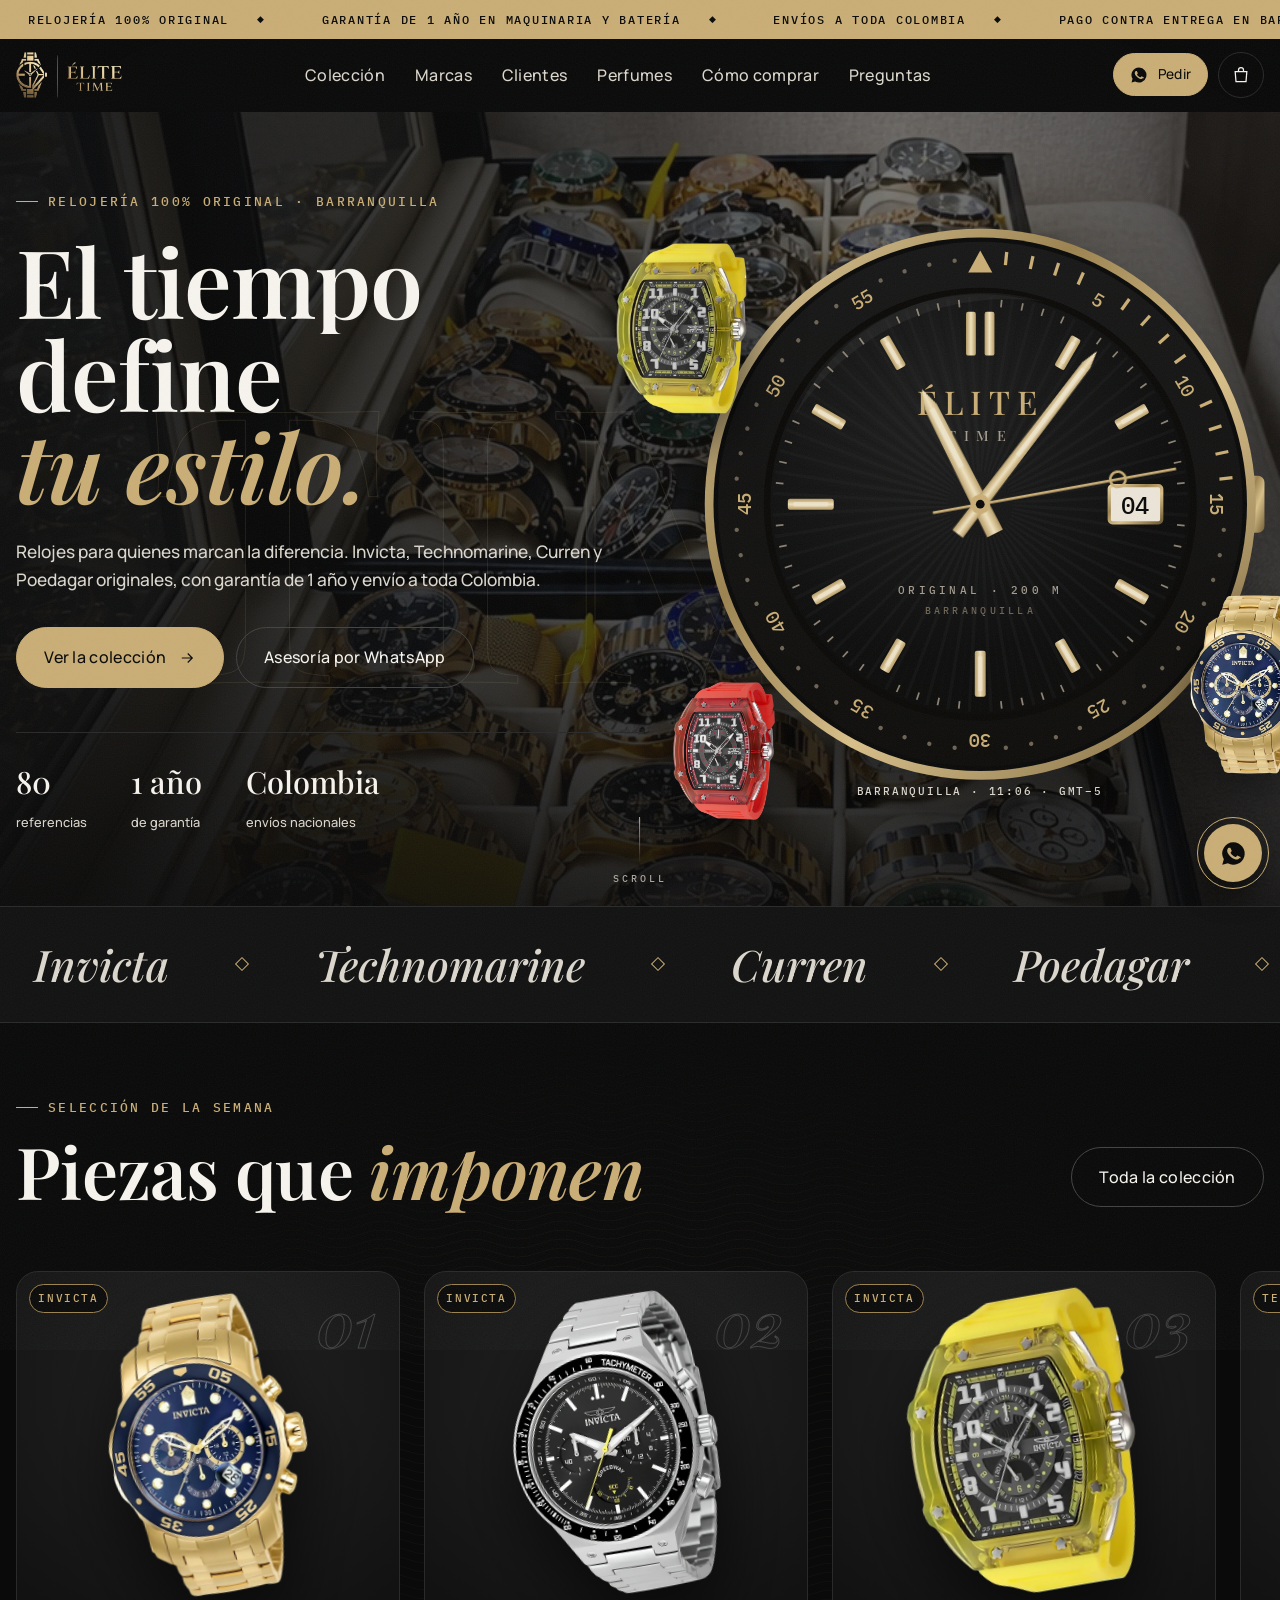
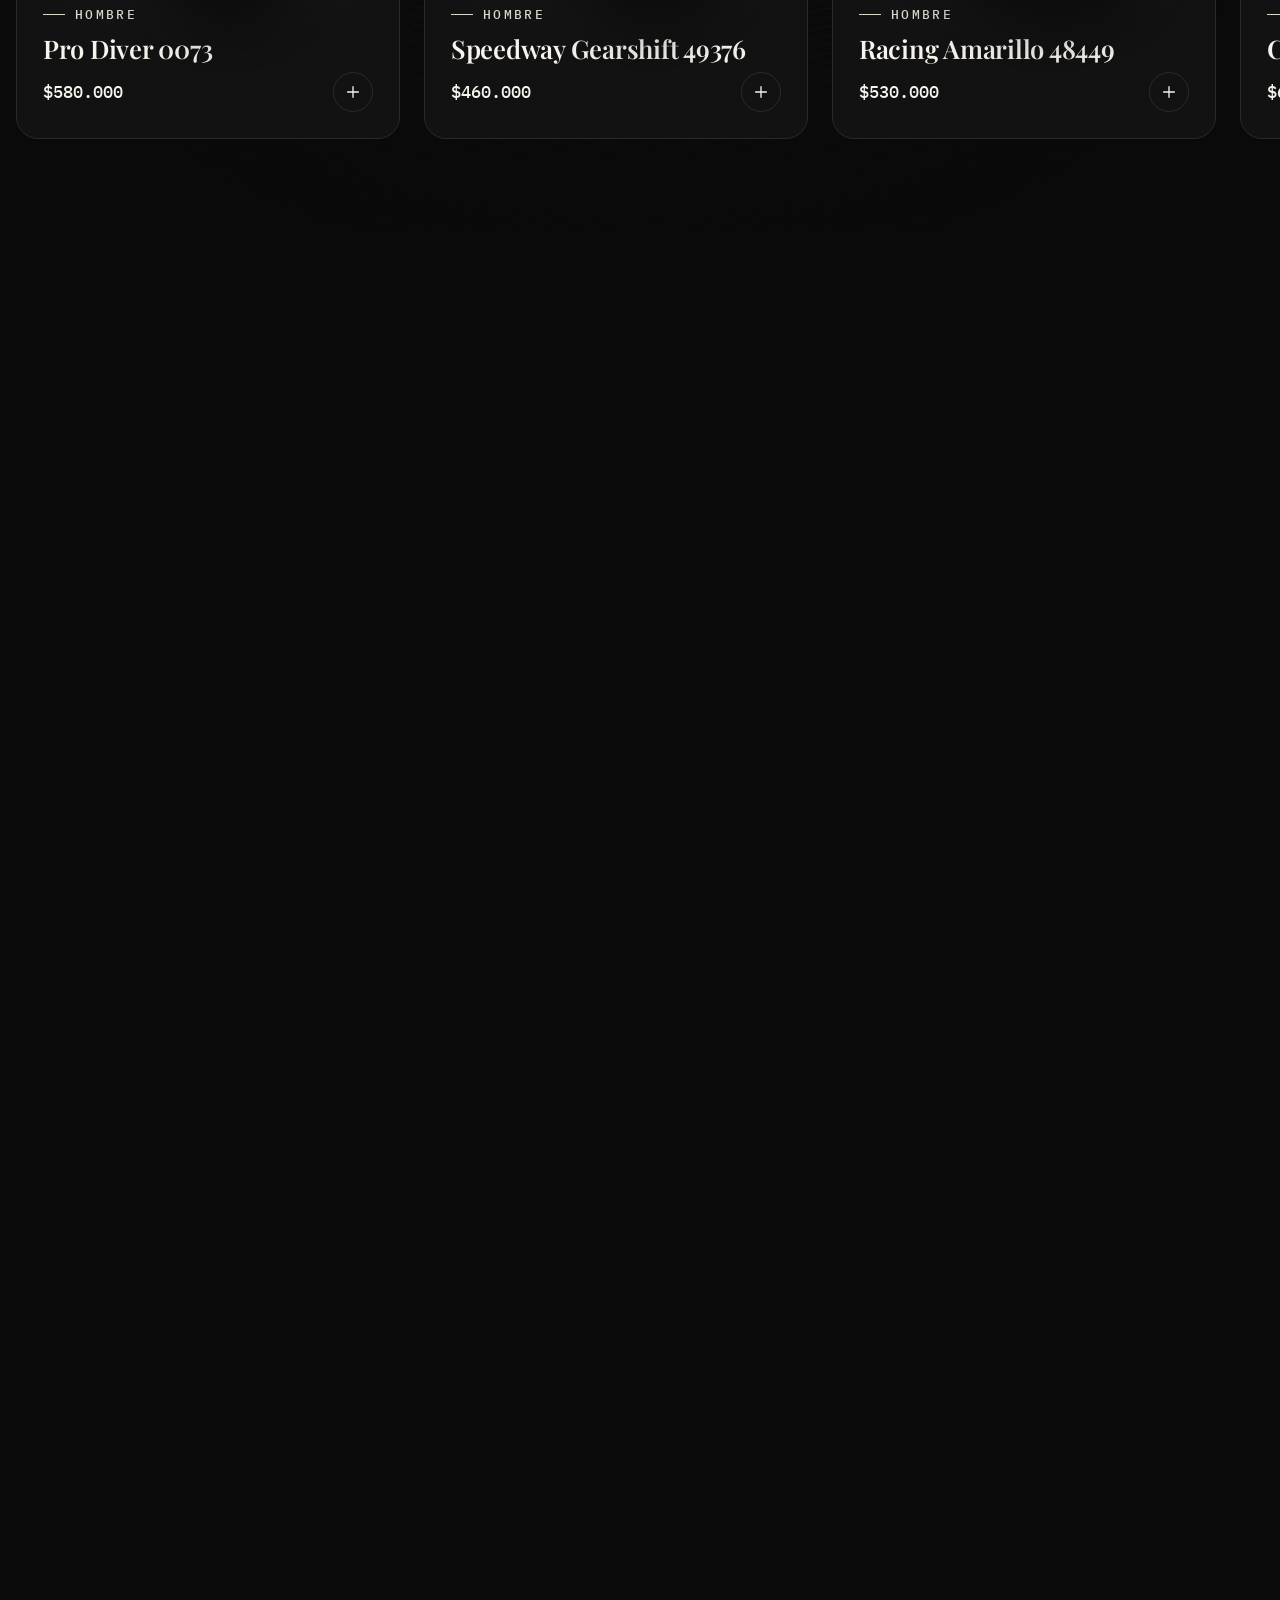
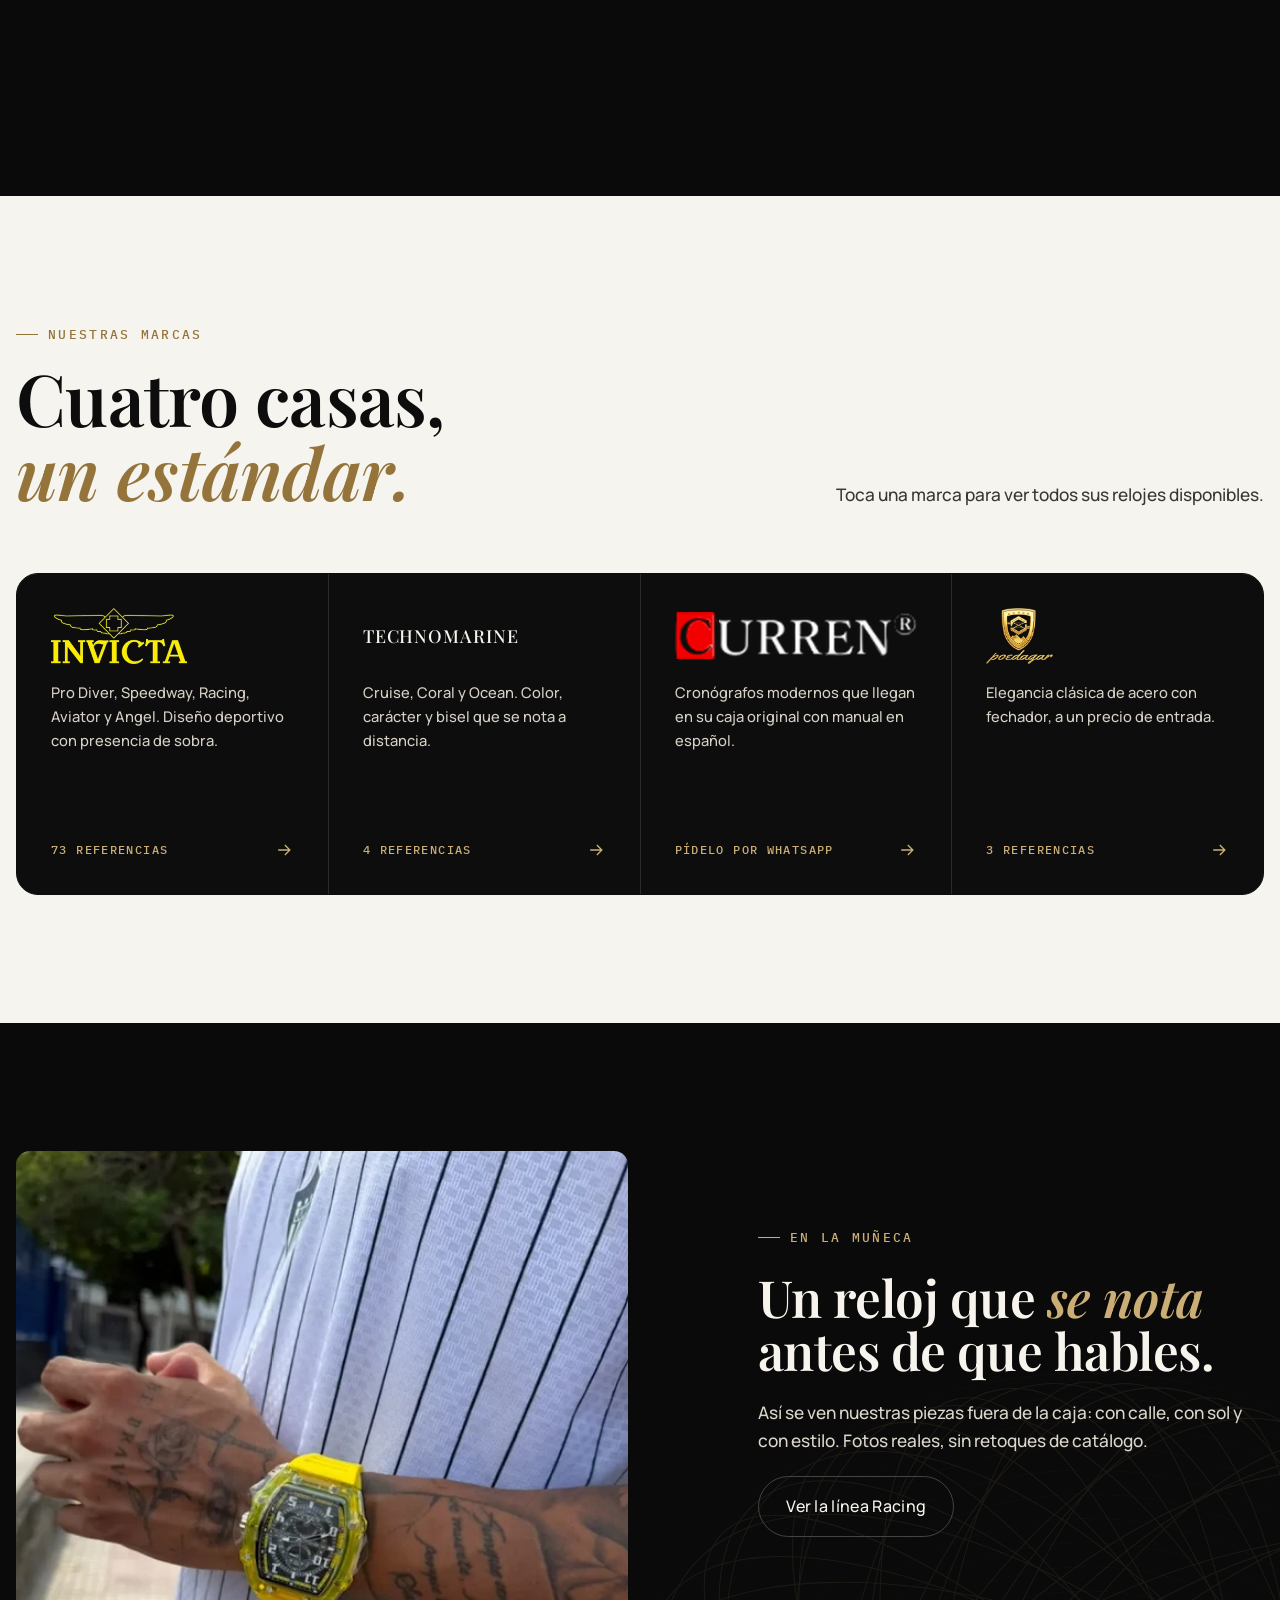
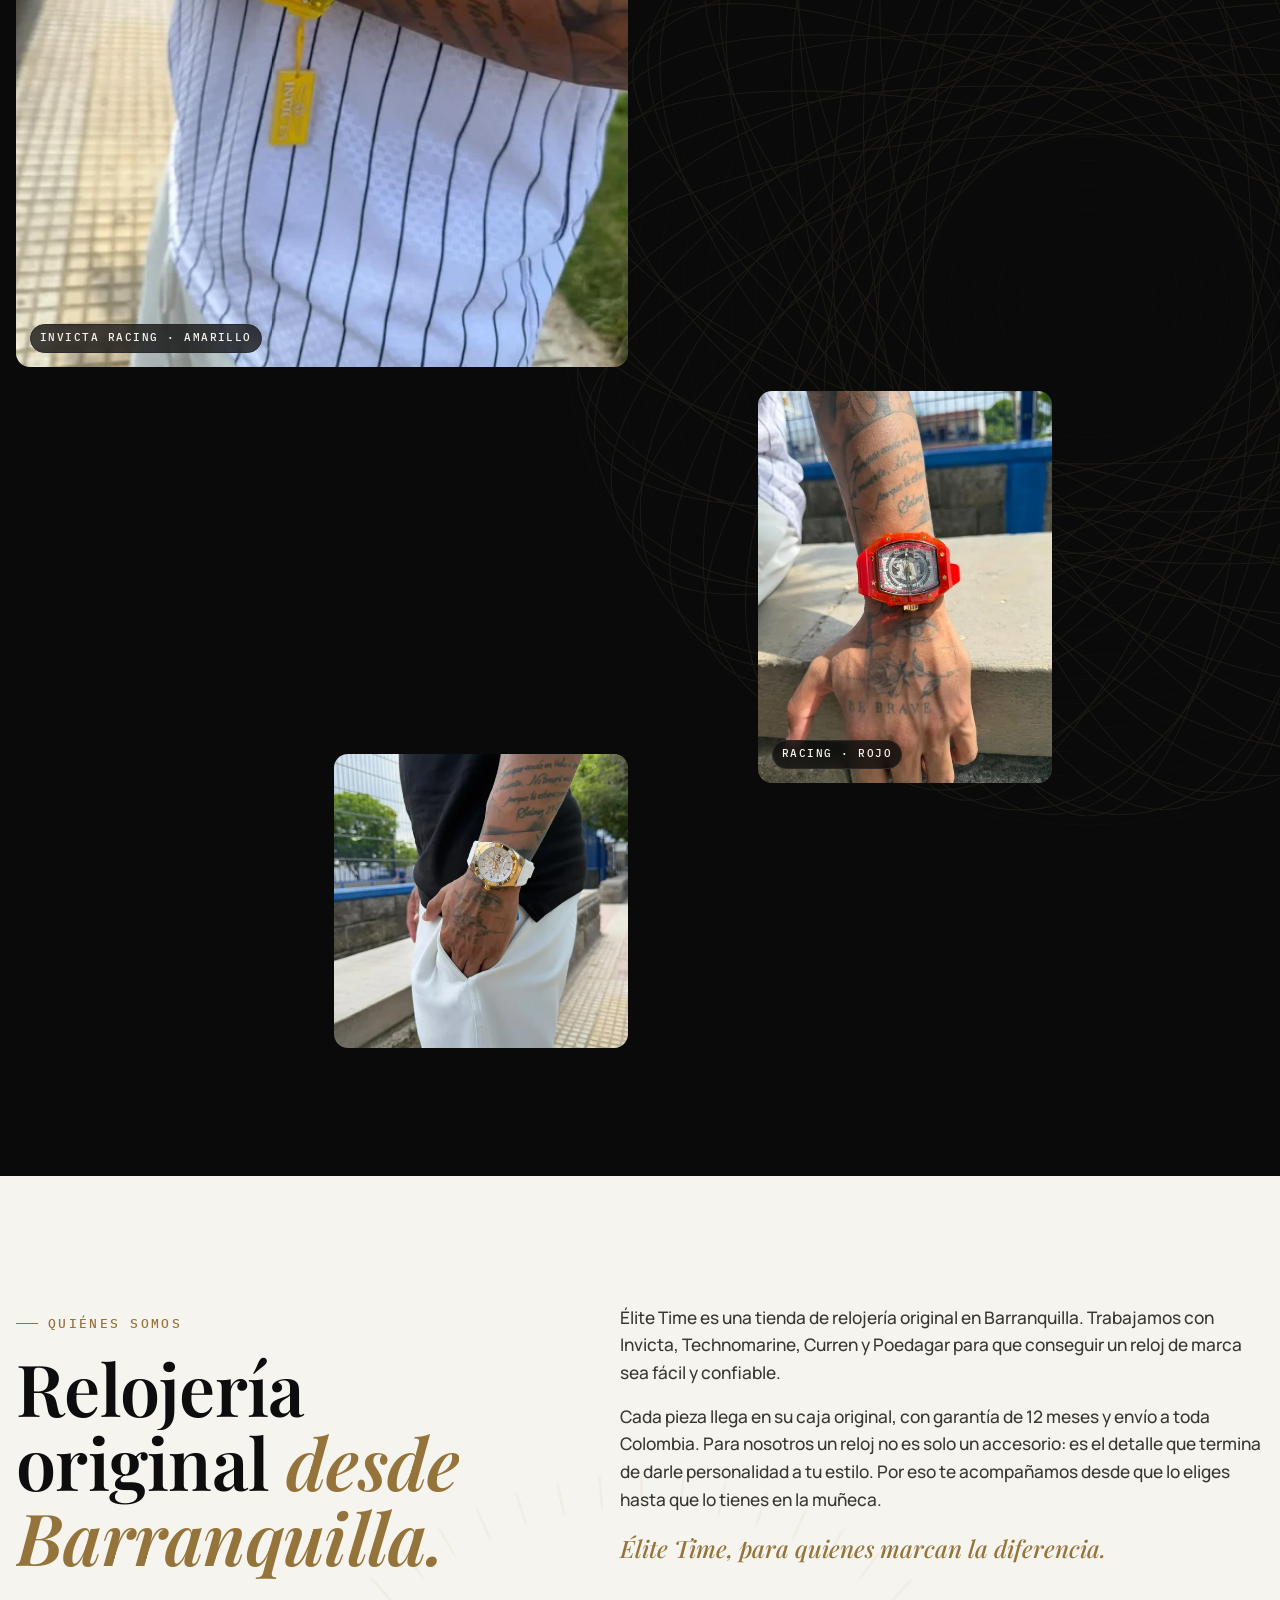
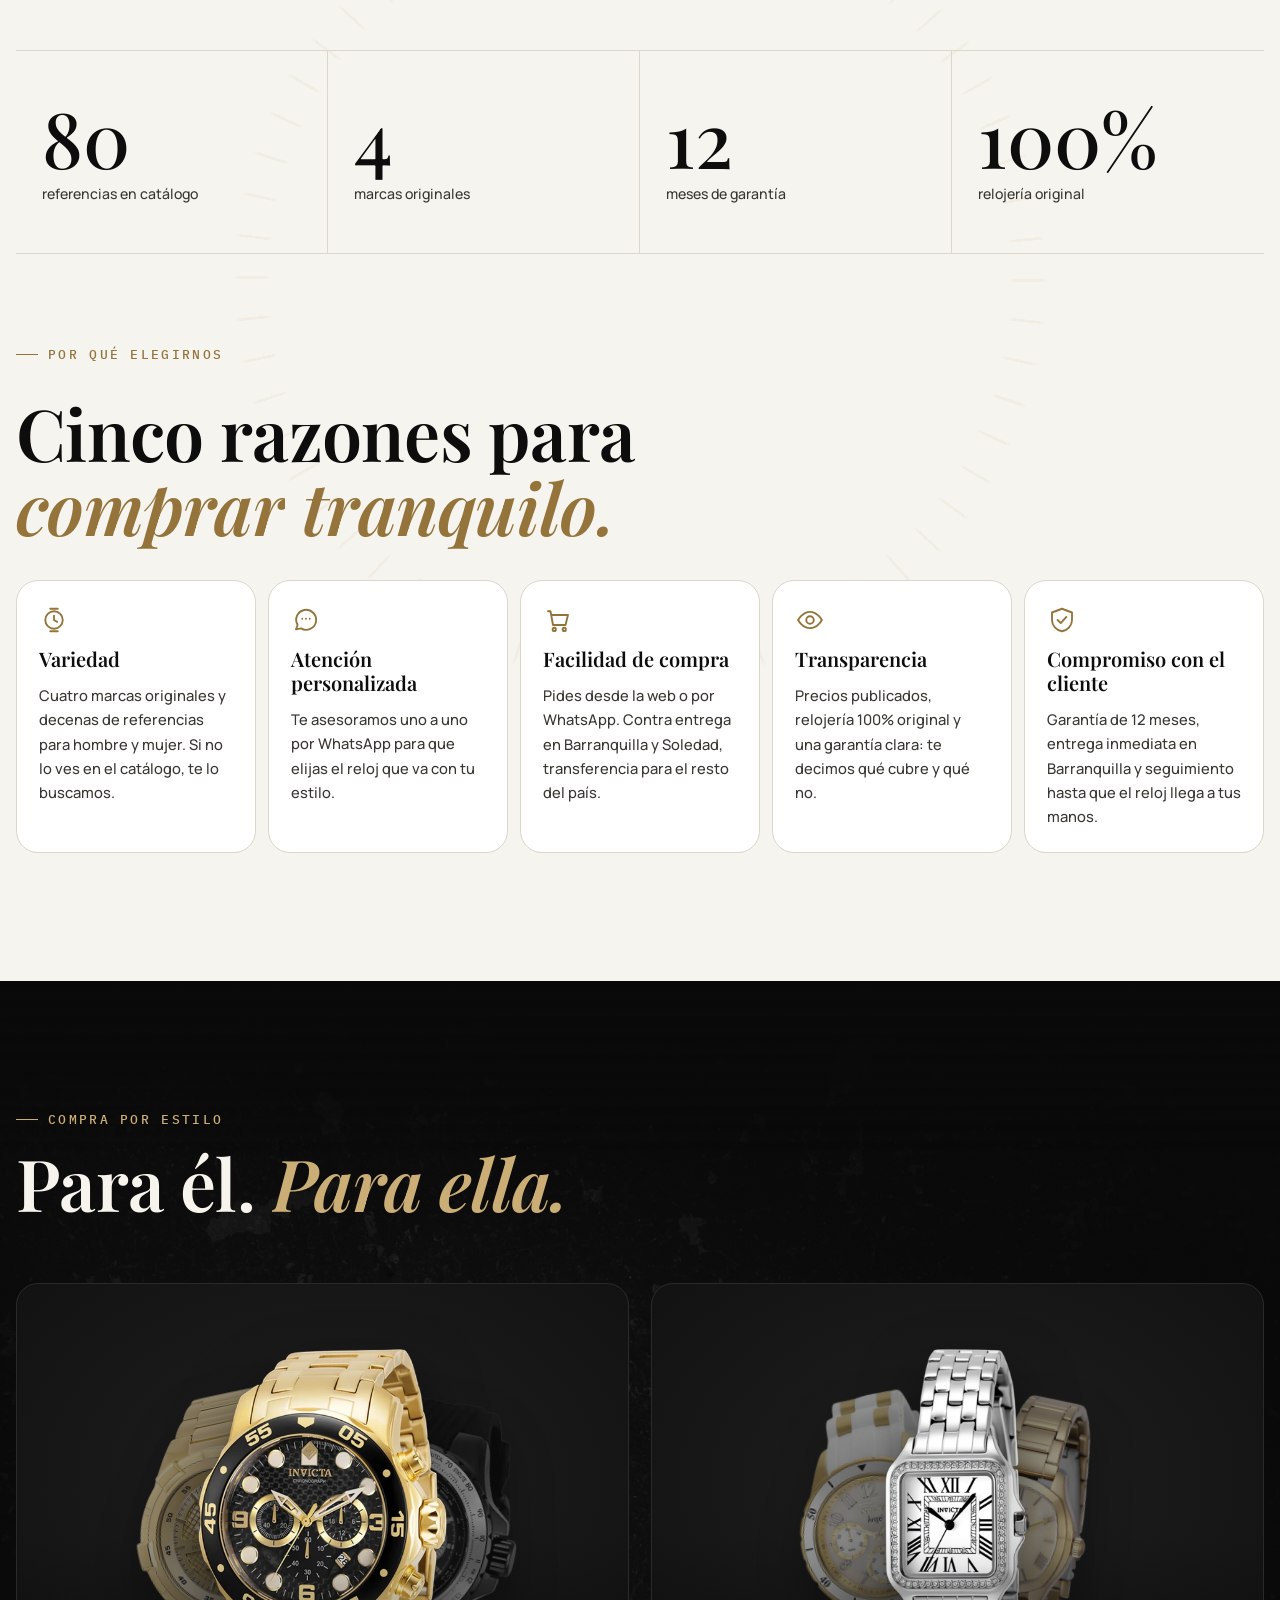
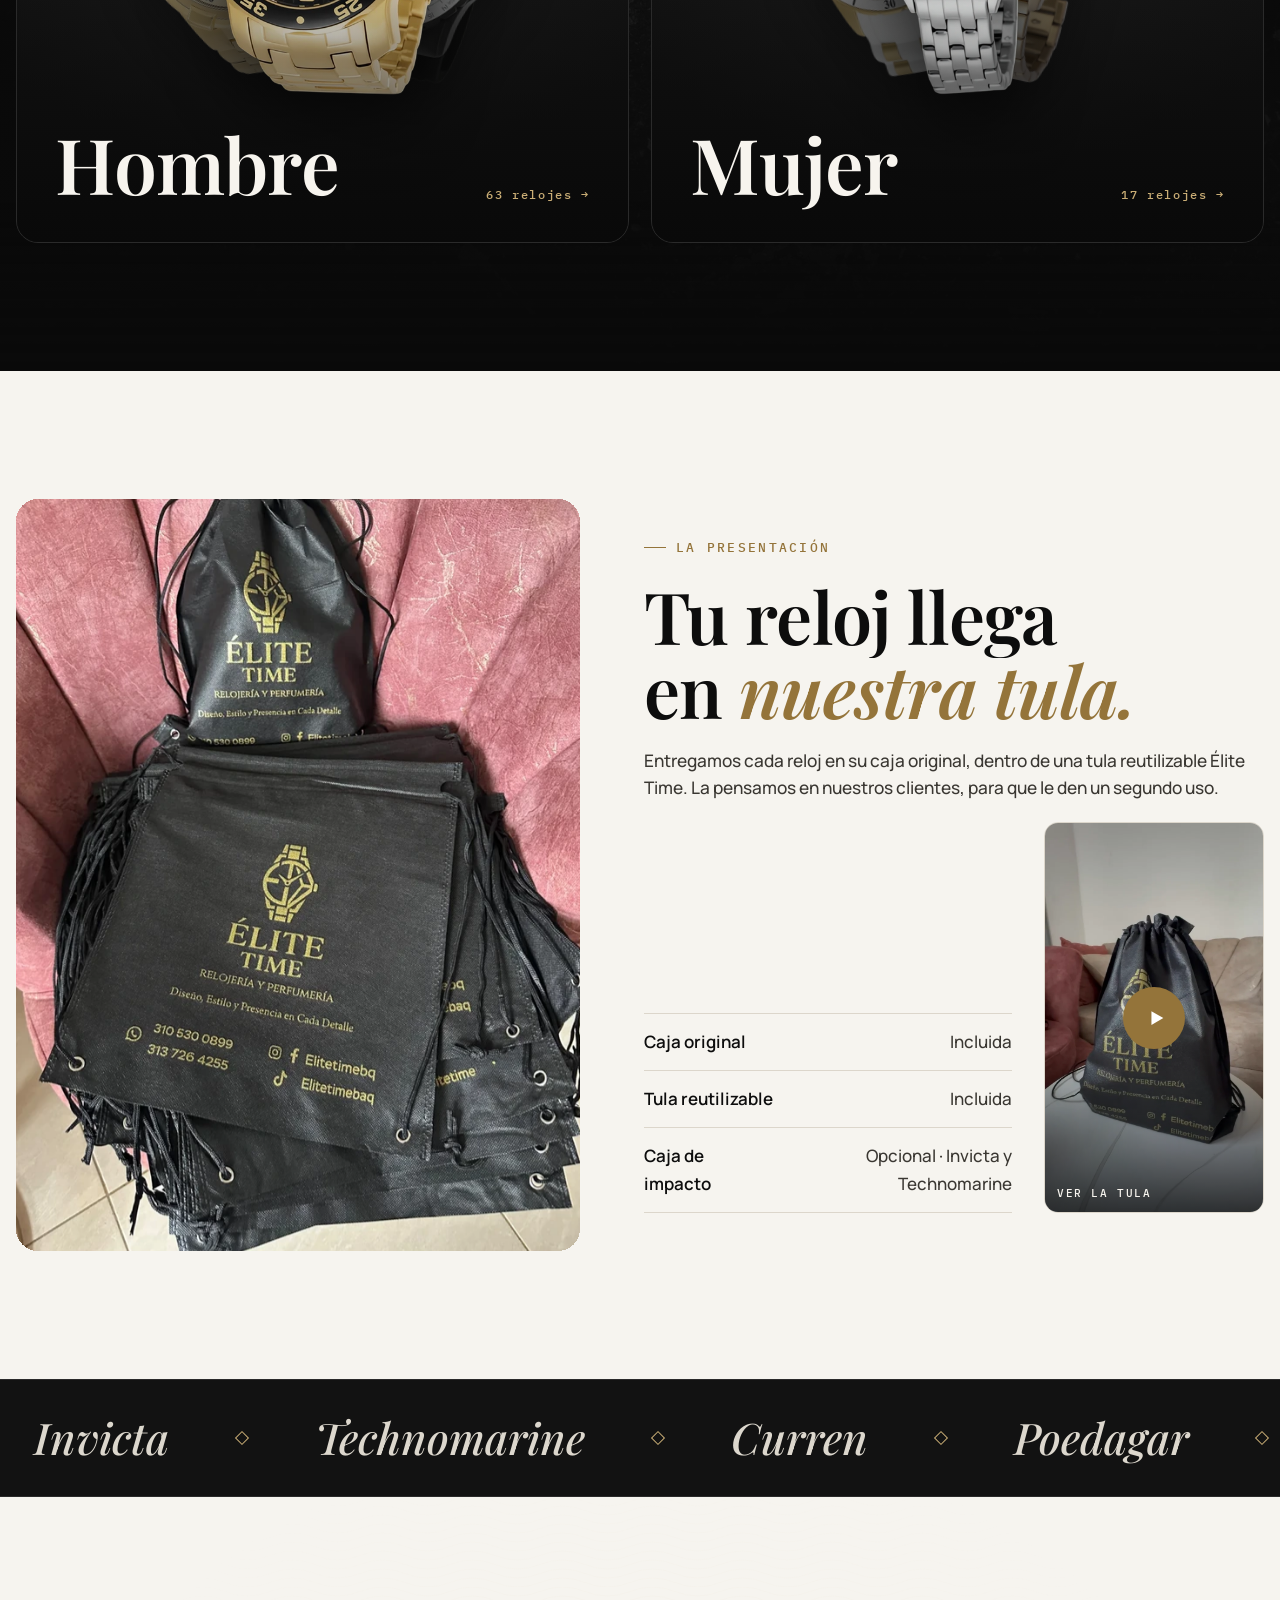
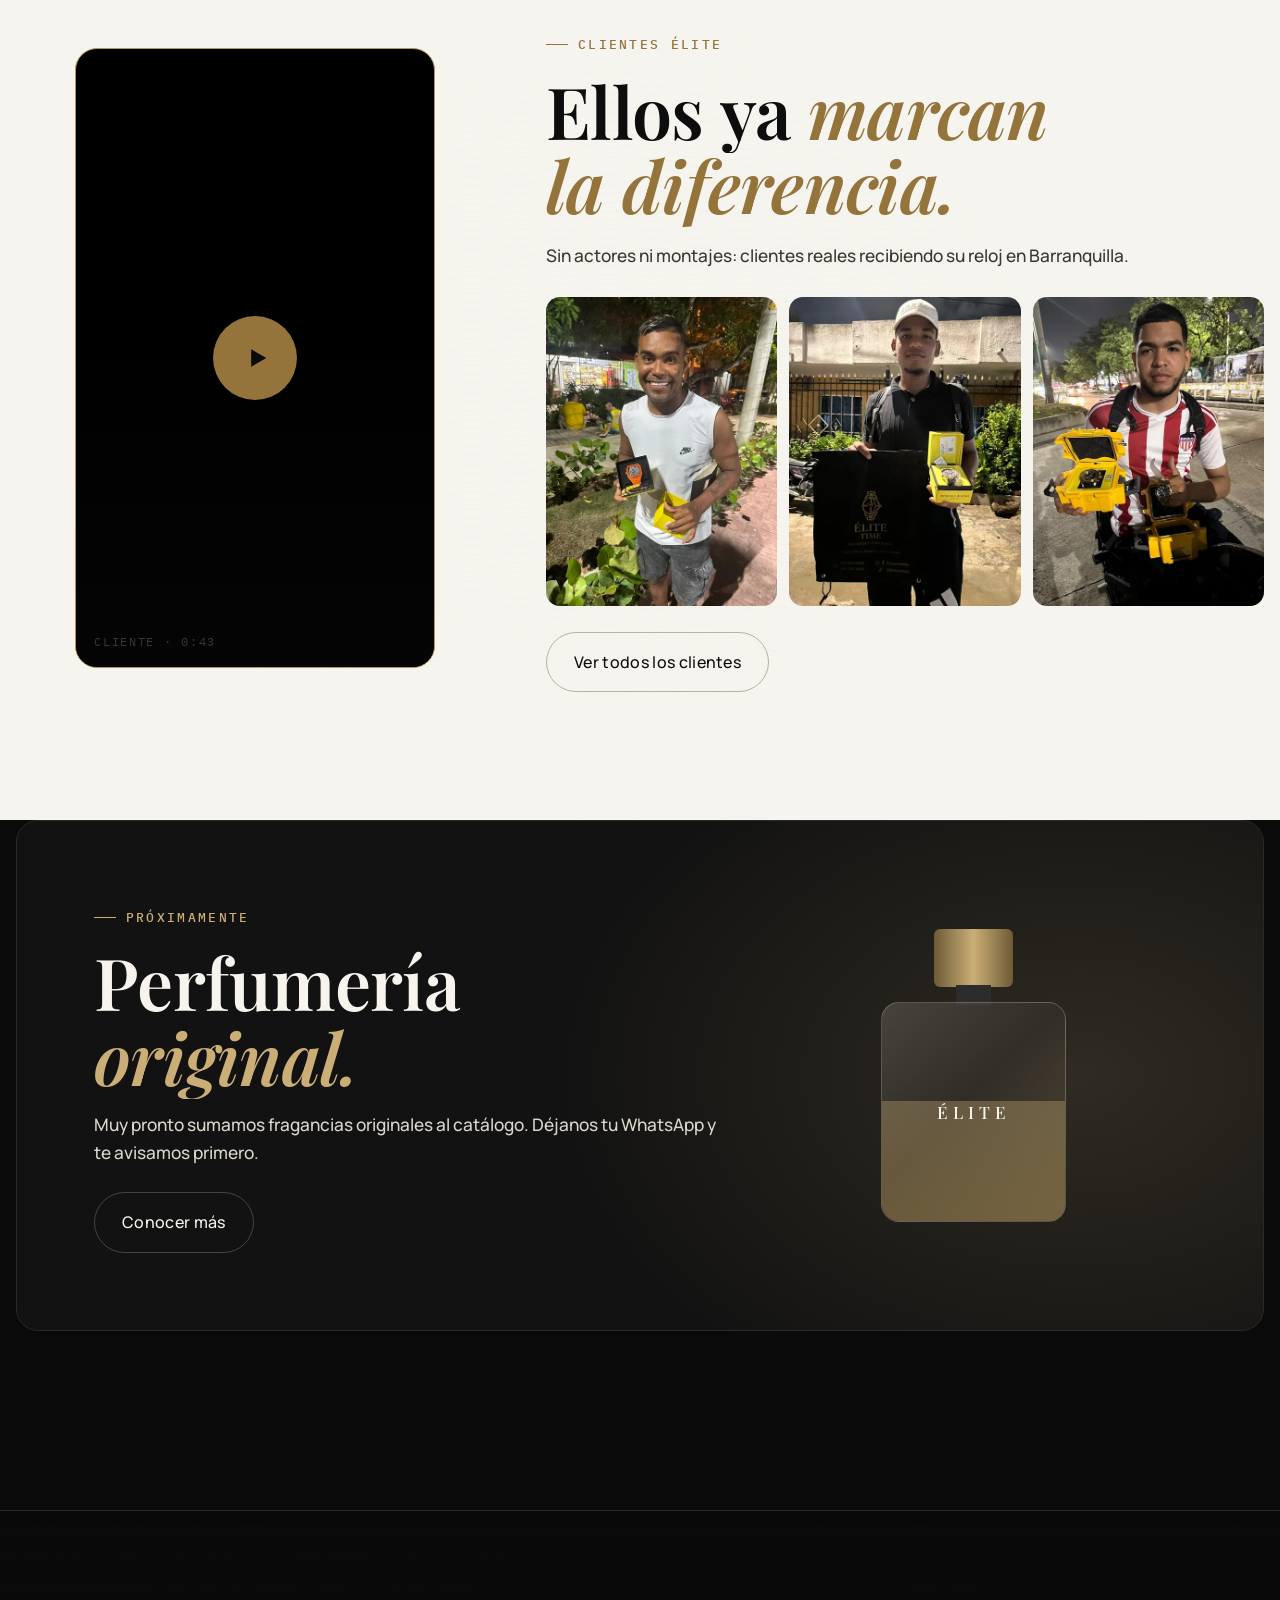
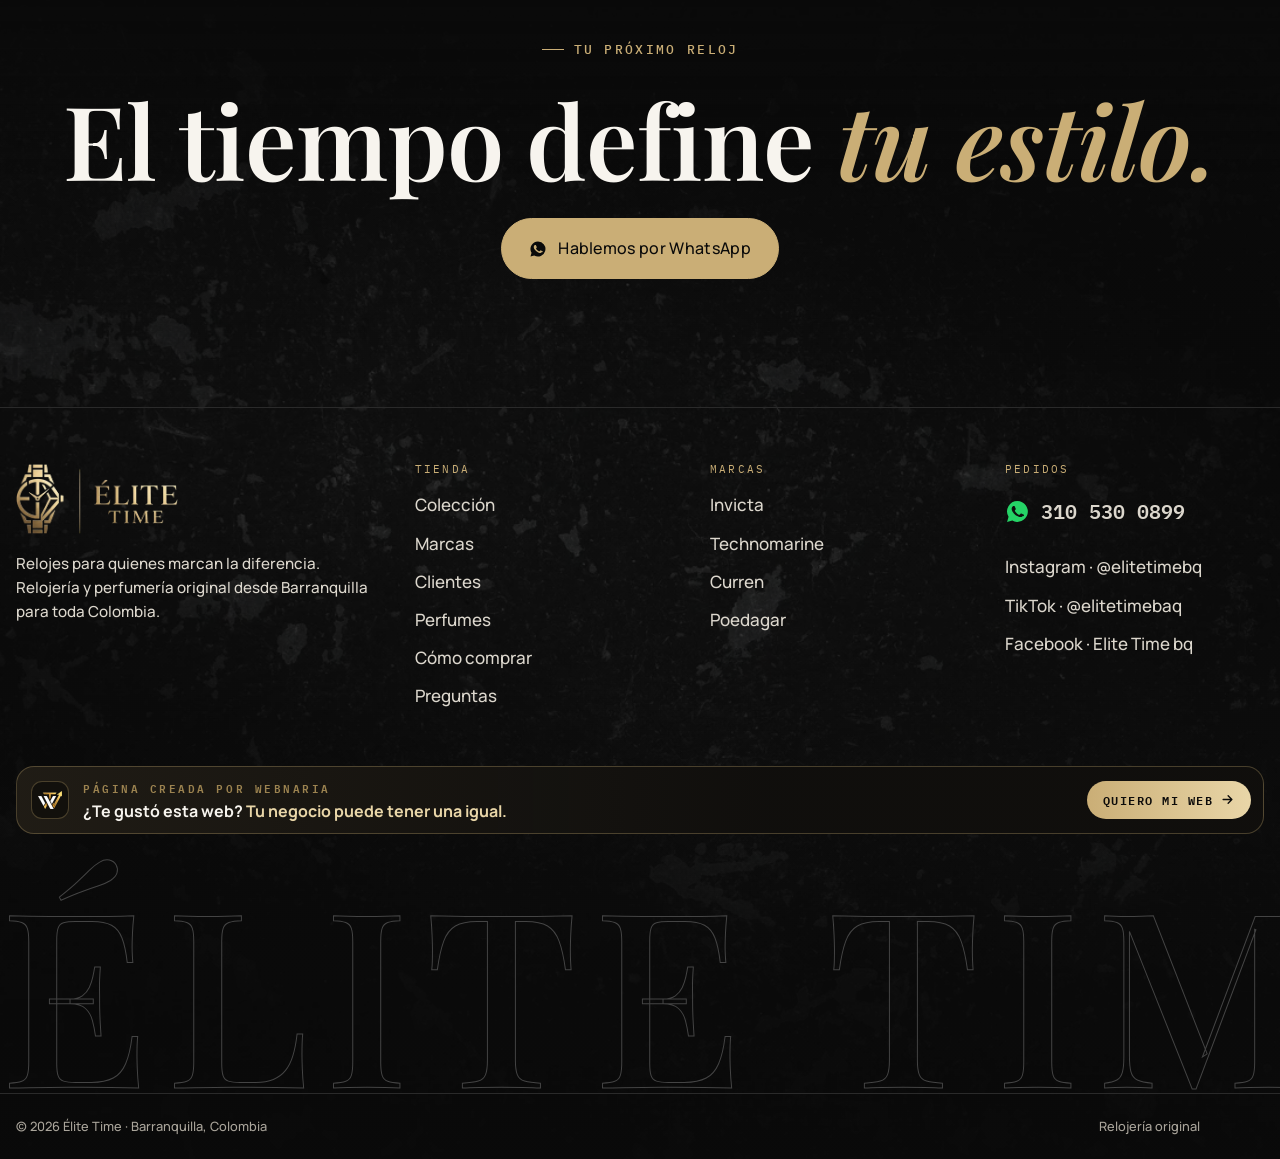
<file: index.html>
<!doctype html>
<html lang="es">
<head>
<meta charset="utf-8">
<meta name="viewport" content="width=device-width,initial-scale=1,viewport-fit=cover">
<title>Élite Time</title>
<meta name="claude:viewport-fit-sides" content="cover">
<meta name="description" content="Élite Time · Relojería original en Barranquilla. Invicta, Technomarine, Curren y Poedagar con garantía de 1 año y envíos a toda Colombia.">
<meta name="theme-color" content="#0a0a0a">
<link rel="icon" href="img/marca/logo.webp">
<link rel="preconnect" href="https://fonts.googleapis.com"><link rel="preconnect" href="https://fonts.gstatic.com" crossorigin>
<link rel="stylesheet" href="https://fonts.googleapis.com/css2?family=Playfair+Display:ital,wght@0,400..800;1,400..700&family=Manrope:wght@400;500;600;700&family=IBM+Plex+Mono:wght@400;500;600&display=swap">
<link rel="preconnect" href="https://elite-time-panel.pages.dev" crossorigin>
<link rel="stylesheet" href="assets/css/elite.css">
<style>
/* ---- Inicio ---- */
.hero{min-height:min(calc(100svh - 34px - var(--head-h)),920px);display:grid;align-items:center;padding-block:clamp(30px,5vw,60px);position:relative;isolation:isolate;overflow:hidden}
/* portada: foto de la vitrina del cliente, oscurecida hacia el texto para que se lea */
.hero .bg{position:absolute;inset:-12% 0;z-index:-3;background:linear-gradient(90deg,rgba(10,10,10,.94) 0%,rgba(10,10,10,.8) 38%,rgba(10,10,10,.55) 70%,rgba(10,10,10,.7) 100%),linear-gradient(transparent 55%,#0a0a0a 96%),url(img/marca/portada.webp) center 40%/cover}
@media (max-width:900px){.hero .bg{background:linear-gradient(rgba(10,10,10,.6),rgba(10,10,10,.82) 45%,#0a0a0a 92%),url(img/marca/portada-600.webp) center 30%/cover}}
.hero .glow{position:absolute;right:-15%;top:-20%;width:80vw;max-width:1100px;aspect-ratio:1;z-index:-2;background:radial-gradient(closest-side,rgba(202,174,118,.18),transparent 70%)}
.hero .giant{position:absolute;left:50%;top:52%;transform:translate(-50%,-50%);z-index:-1;font-family:var(--f-display);font-size:clamp(9rem,30vw,30rem);line-height:.8;letter-spacing:.02em;color:transparent;-webkit-text-stroke:1px rgba(202,174,118,.13);white-space:nowrap;pointer-events:none}
.hero-grid{display:grid;grid-template-columns:1.05fr .95fr;gap:clamp(20px,4vw,70px);align-items:center}
.hero h1{font-size:clamp(3rem,7.4vw,7rem);line-height:.98}
.hero h1 em{color:var(--gold)}
.hero .lead{margin:26px 0 34px}
.hero .ctas{display:flex;gap:12px;flex-wrap:wrap}
.hero-meta{display:flex;gap:clamp(18px,4vw,44px);flex-wrap:wrap;margin-top:44px;padding-top:24px;border-top:1px solid var(--line)}
.hero-meta b{display:block;font-family:var(--f-display);font-weight:500;font-size:clamp(1.5rem,2.4vw,2rem)}
.hero-meta span{font-size:.8rem;color:var(--mute)}
.stage{position:relative;aspect-ratio:1;width:100%;max-width:600px;justify-self:center}
.stage svg{width:100%;height:100%;overflow:visible}
/* el reloj va en capas: la sombra se dibuja una vez en la base fija y las agujas giran en capas propias */
/* en línea, como el svg que reemplaza: el alto del escenario queda igual */
.stage .dialbox{position:relative;display:inline-block;width:100%;height:100%}
.stage #dial{filter:drop-shadow(0 50px 60px rgba(0,0,0,.65))}
.stage .capa{position:absolute;inset:0}
.stage .capa svg{display:block}
.stage .bisel{transition:transform .35s cubic-bezier(.3,1.6,.5,1)}
.stage .listo .bisel{will-change:transform}
.stage .orbit{position:absolute;width:23%;filter:drop-shadow(0 26px 26px rgba(0,0,0,.6));pointer-events:none}
.stage .o1{left:-14%;top:4%;animation:float 7s ease-in-out infinite}
.stage .o2{right:-8%;bottom:4%;width:21%;animation:float 8s -2s ease-in-out infinite}
.stage .o3{left:-4%;bottom:-4%;width:18%;animation:float 9s -4s ease-in-out infinite}
@keyframes float{50%{translate:0 -16px;rotate:-4deg}}
.stage .cap{position:absolute;left:50%;bottom:-4px;transform:translateX(-50%);font-family:var(--f-mono);font-size:.7rem;letter-spacing:.16em;color:var(--mute);white-space:nowrap}
.scroll-cue{position:absolute;left:50%;bottom:18px;transform:translateX(-50%);display:grid;justify-items:center;gap:8px;font-family:var(--f-mono);font-size:.62rem;letter-spacing:.3em;color:var(--dim)}
.scroll-cue i{width:1px;height:46px;background:linear-gradient(var(--gold),transparent);animation:cue 2s var(--ease) infinite;transform-origin:top}
@keyframes cue{0%{transform:scaleY(0)}50%{transform:scaleY(1);transform-origin:top}51%{transform-origin:bottom}100%{transform:scaleY(0);transform-origin:bottom}}
@media (max-width:900px){.hero-grid{grid-template-columns:1fr}.stage{max-width:420px;order:-1}.scroll-cue{display:none}.hero{min-height:0}}

/* carril horizontal fijado */
.hscroll{overflow:hidden;padding-block:clamp(40px,5vw,72px) clamp(56px,7vw,100px)}
.hs-track{display:flex;gap:24px;padding-left:var(--gut);width:max-content}
.feat{width:clamp(280px,30vw,420px);flex:none;border-radius:var(--r-lg);border:1px solid var(--line);background:radial-gradient(110% 80% at 50% 25%,#222222,var(--ink-2) 70%);padding:26px;display:flex;flex-direction:column;gap:10px;text-decoration:none;position:relative;overflow:hidden;min-height:clamp(400px,52vh,560px)}
.feat .num{position:absolute;top:18px;right:22px;font-family:var(--f-display);font-style:italic;font-size:4rem;line-height:1;color:transparent;-webkit-text-stroke:1px var(--line-2)}
.feat .img{flex:1;min-height:0;position:relative;height:clamp(220px,34vh,320px)}
.feat img{position:absolute;inset:0;width:100%;height:100%;object-fit:contain;filter:drop-shadow(0 30px 34px rgba(0,0,0,.6));transition:transform 1s var(--ease)}
.feat:hover img{transform:translateY(-10px) rotate(-5deg) scale(1.05)}
.feat h3{font-size:clamp(1.4rem,2vw,1.9rem)}
.feat .ft{display:flex;justify-content:space-between;align-items:center}
.feat.end{justify-content:center;align-items:center;text-align:center;gap:22px;background:radial-gradient(90% 70% at 50% 30%,var(--gold-3),var(--gold) 70%);border-color:var(--gold);color:#0a0a0a}
.feat.end h3{color:#0a0a0a;max-width:9ch}
@media (max-width:900px){.hs-track{overflow-x:auto;width:auto;scroll-snap-type:x mandatory;padding-right:var(--gut-r);scrollbar-width:none}.feat{scroll-snap-align:start;width:78vw}}

/* marcas */
.btiles{display:grid;grid-template-columns:repeat(4,1fr);gap:1px;background:var(--line);border:1px solid var(--line);border-radius:var(--r-lg);overflow:hidden}
@media (max-width:900px){.btiles{grid-template-columns:repeat(2,1fr)}}
.btile{background:var(--ink);padding:clamp(22px,3vw,34px);min-height:clamp(220px,26vw,320px);display:flex;flex-direction:column;gap:16px;text-decoration:none;position:relative;overflow:hidden;isolation:isolate}
.btile::before{content:"";position:absolute;inset:0;z-index:-1;background:radial-gradient(circle at var(--mx,50%) var(--my,100%),rgba(202,174,118,.22),transparent 55%);opacity:0;transition:opacity .5s}
.btile:hover::before{opacity:1}
.btile .lg{height:56px;display:flex;align-items:center}
.btile .lg img{max-height:56px;width:auto;transition:transform .6s var(--ease)}
.btile:hover .lg img{transform:scale(1.08)}
.btile .wd{font-family:var(--f-display);font-size:clamp(.8rem,1.55vw,1.45rem);letter-spacing:.05em;white-space:nowrap}
.btile p{margin:0;color:var(--mute);font-size:.92rem}
.btile .go{margin-top:auto;display:flex;justify-content:space-between;align-items:center;font-family:var(--f-mono);font-size:.72rem;letter-spacing:.12em;color:var(--gold)}
.btile .go svg{width:20px;transition:transform .5s var(--ease)}
.btile:hover .go svg{transform:translateX(6px)}

/* lookbook */
.look{display:grid;grid-template-columns:repeat(12,1fr);gap:clamp(12px,2vw,24px);align-items:start}
.look .a{grid-column:1/7;aspect-ratio:3/4}
.look .b{grid-column:8/13;display:grid;gap:22px;align-content:start;padding-top:clamp(0px,6vw,90px)}
.look .c{grid-column:8/11;aspect-ratio:3/4}
.look .d{grid-column:4/7;aspect-ratio:1;margin-top:-18%}
.look figure{margin:0;position:relative}
.look img{width:100%;height:100%;object-fit:cover}
.look figcaption{position:absolute;left:14px;bottom:14px;font-family:var(--f-mono);font-size:.66rem;letter-spacing:.14em;text-transform:uppercase;padding:.45em .85em;border-radius:999px;background:rgba(10,10,10,.75);border:1px solid var(--line);backdrop-filter:blur(6px);z-index:2}
@media (max-width:800px){.look .a{grid-column:1/-1}.look .b{grid-column:1/-1;padding-top:0}.look .c{grid-column:1/8}.look .d{grid-column:6/-1;margin-top:-30%}}

/* cifras */
.stats{display:grid;grid-template-columns:repeat(4,1fr);border-block:1px solid var(--line)}
.stats > div{padding:clamp(26px,4vw,48px) clamp(14px,2vw,28px);border-right:1px solid var(--line);display:grid;gap:6px}
.stats > div:last-child{border-right:0}
.stats b{font-family:var(--f-display);font-weight:500;font-size:clamp(2.6rem,6vw,5.2rem);line-height:1}
.stats span{color:var(--mute);font-size:.88rem}
@media (max-width:800px){.stats{grid-template-columns:1fr 1fr}.stats > div:nth-child(2){border-right:0}.stats > div:nth-child(-n+2){border-bottom:1px solid var(--line)}}

/* hombre / mujer */
.split2{display:grid;grid-template-columns:1fr 1fr;gap:clamp(12px,2vw,22px)}
@media (max-width:700px){.split2{grid-template-columns:1fr}}
.gpanel{position:relative;border-radius:var(--r-lg);overflow:hidden;border:1px solid var(--line);min-height:clamp(360px,44vw,560px);display:flex;align-items:flex-end;padding:clamp(22px,3vw,40px);text-decoration:none;isolation:isolate;background:radial-gradient(90% 70% at 50% 35%,#1f1f1f,var(--ink-2) 75%)}
.gpanel .pics{position:absolute;inset:0;z-index:-1;display:grid;place-items:center}
.gpanel .pics img{position:absolute;max-height:62%;width:auto;filter:drop-shadow(0 30px 30px rgba(0,0,0,.6));transition:transform 1.1s var(--ease),opacity .8s}
.gpanel .pics img:nth-child(1){transform:translate(-34%,-8%) rotate(-12deg) scale(.82);opacity:.55}
.gpanel .pics img:nth-child(2){transform:translate(34%,-8%) rotate(12deg) scale(.82);opacity:.55}
.gpanel .pics img:nth-child(3){transform:translateY(-12%)}
.gpanel:hover .pics img:nth-child(1){transform:translate(-52%,-10%) rotate(-18deg) scale(.86);opacity:.9}
.gpanel:hover .pics img:nth-child(2){transform:translate(52%,-10%) rotate(18deg) scale(.86);opacity:.9}
.gpanel:hover .pics img:nth-child(3){transform:translateY(-16%) scale(1.06)}
.gpanel::after{content:"";position:absolute;inset:0;z-index:-1;background:linear-gradient(transparent 45%,rgba(8,8,8,.9))}
.gpanel .t{display:flex;justify-content:space-between;align-items:flex-end;width:100%;gap:16px}
.gpanel h3{font-size:clamp(2.6rem,6vw,5rem)}
.gpanel .t span{font-family:var(--f-mono);font-size:.72rem;letter-spacing:.14em;color:var(--gold)}

/* clientes teaser */
.cteaser{display:grid;grid-template-columns:.8fr 1.2fr;gap:clamp(20px,4vw,60px);align-items:center}
@media (max-width:860px){.cteaser{grid-template-columns:1fr}}
.vid{position:relative;border-radius:var(--r-lg);overflow:hidden;border:1px solid var(--gold-2);aspect-ratio:9/16;max-height:620px;max-width:360px;width:100%;justify-self:center;background:#000}
.vid video{width:100%;height:100%;object-fit:cover}
.vid .pl{position:absolute;inset:0;display:grid;place-items:center;border:0;background:linear-gradient(transparent 50%,rgba(6,6,6,.85));cursor:pointer}
.vid .pl span{width:84px;height:84px;border-radius:50%;background:var(--gold);color:#0a0a0a;display:grid;place-items:center;transition:transform .5s var(--ease)}
.vid .pl:hover span{transform:scale(1.1)}
.vid .pl svg{width:28px;margin-left:4px}
.vid .pl b{position:absolute;left:18px;bottom:16px;font-weight:400;font-family:var(--f-mono);font-size:.75rem;letter-spacing:.14em;color:var(--mute)}
.vid.on .pl{display:none}
.thumbs{display:grid;grid-template-columns:repeat(3,1fr);gap:12px;margin-top:28px}
.thumbs img{aspect-ratio:3/4;object-fit:cover;width:100%;border-radius:var(--r)}

/* presentación: tula reutilizable */
.tula{display:grid;grid-template-columns:1fr 1.1fr;gap:clamp(24px,5vw,80px);align-items:center}
@media (max-width:900px){.tula{grid-template-columns:1fr}}
.tula .photo{margin:0;aspect-ratio:3/4;border-radius:var(--r-lg)}
.tula .photo img{width:100%;height:100%;object-fit:cover}
.tula .copy{display:grid;gap:20px}
.tula .row2{display:grid;grid-template-columns:1fr auto;gap:clamp(16px,3vw,32px);align-items:end}
@media (max-width:560px){.tula .row2{grid-template-columns:1fr}}
.incl-list{list-style:none;margin:0;padding:0;display:grid;border-top:1px solid var(--line)}
.incl-list li{display:flex;justify-content:space-between;gap:16px;padding:14px 0;border-bottom:1px solid var(--line)}
.incl-list b{font-weight:600}
.incl-list span{color:var(--mute);text-align:right}
.tvid{position:relative;width:min(220px,60vw);aspect-ratio:9/16;border-radius:var(--r);overflow:hidden;background:#000;border:1px solid var(--line);justify-self:center}
.tvid video{width:100%;height:100%;object-fit:cover}
.tvid .pl{position:absolute;inset:0;border:0;background:linear-gradient(transparent 55%,rgba(0,0,0,.75));display:grid;place-items:center;cursor:pointer}
.tvid .pl span{width:62px;height:62px;border-radius:50%;background:var(--gold);color:#fff;display:grid;place-items:center;transition:transform .4s var(--ease)}
.tvid .pl:hover span{transform:scale(1.1)}
.tvid .pl svg{width:22px;margin-left:3px}
.tvid .pl b{position:absolute;left:12px;bottom:10px;font-family:var(--f-mono);font-weight:500;font-size:.7rem;letter-spacing:.14em;color:#f7f4ee}
.tvid.on .pl{display:none}

/* perfumes banda */
.pband{border-radius:var(--r-lg);border:1px solid var(--line);overflow:hidden;position:relative;padding:clamp(34px,6vw,80px);display:grid;grid-template-columns:1.2fr .8fr;align-items:center;gap:30px;background:radial-gradient(70% 120% at 85% 50%,rgba(202,174,118,.16),transparent 60%),var(--ink-2)}
@media (max-width:760px){.pband{grid-template-columns:1fr}}
.flacon{justify-self:center;width:min(220px,56vw);aspect-ratio:3/4;position:relative;animation:float 7s ease-in-out infinite}
.flacon .cap{position:absolute;left:32%;right:32%;top:0;height:20%;border-radius:6px;background:linear-gradient(90deg,#6d5a35,var(--gold),#6d5a35)}
.flacon .neck{position:absolute;left:42%;right:42%;top:19%;height:7%;background:#2c2c2c}
.flacon .body{position:absolute;inset:25% 8% 0;border-radius:18px;background:linear-gradient(135deg,rgba(237,230,217,.18),rgba(237,230,217,.04) 45%,rgba(202,174,118,.2));border:1px solid rgba(237,230,217,.22);display:grid;place-items:center;overflow:hidden}
.flacon .body::after{content:"";position:absolute;inset:auto 0 0;height:55%;background:linear-gradient(rgba(202,174,118,.35),rgba(156,131,80,.55));animation:liquid 5s ease-in-out infinite alternate}
@keyframes liquid{from{height:50%}to{height:60%}}
.flacon .body span{position:relative;z-index:1;font-family:var(--f-display);letter-spacing:.3em}

/* quiénes somos + por qué elegirnos */
.about{display:grid;grid-template-columns:.9fr 1.1fr;gap:clamp(26px,6vw,100px);align-items:start;margin-bottom:clamp(40px,6vw,80px)}
@media (max-width:860px){.about{grid-template-columns:1fr}}
.about .lead{margin:0 0 16px;max-width:60ch}
.about .sig{font-family:var(--f-display);font-style:italic;font-size:clamp(1.2rem,2vw,1.5rem);color:var(--gold)}
.why-h{margin:clamp(50px,7vw,90px) 0 clamp(22px,3vw,36px)}
.why{display:grid;grid-template-columns:repeat(5,1fr);gap:12px}
@media (max-width:1100px){.why{grid-template-columns:repeat(3,1fr)}}
@media (max-width:700px){.why{grid-template-columns:1fr 1fr}}
@media (max-width:460px){.why{grid-template-columns:1fr}}
.why > div{background:var(--ink-2);border:1px solid var(--line);border-radius:var(--r-lg);padding:24px 22px;display:grid;gap:12px;align-content:start;transition:border-color .4s,transform .5s var(--ease)}
.why > div:hover{border-color:var(--gold);transform:translateY(-4px)}
.why svg{width:30px;height:30px;color:var(--gold)}
.why b{font-family:var(--f-display);font-weight:600;font-size:1.25rem;line-height:1.2}
.why span{color:var(--mute);font-size:.92rem}
</style>
</head>
<body>
<main>
  <section class="hero">
    <div class="bg" data-parallax=".12"></div><div class="glow"></div>
    <div class="giant" aria-hidden="true">TIME</div>
    <div class="wrap hero-grid">
      <div>
        <span class="eyebrow" data-reveal>Relojería 100% original · Barranquilla</span>
        <h1 data-split style="margin-top:22px">El tiempo define <em>tu estilo.</em></h1>
        <p class="lead" id="heroSub" data-reveal=".2">Relojes para quienes marcan la diferencia. Invicta, Technomarine, Curren y Poedagar originales, con garantía de 1 año y envío a toda Colombia.</p>
        <div class="ctas" data-reveal=".3">
          <a class="btn" href="coleccion.html" data-magnetic>Ver la colección <svg class="arr" viewBox="0 0 24 24" fill="none" stroke="currentColor" stroke-width="1.6"><path d="M5 12h14M13 6l6 6-6 6"/></svg></a>
          <a class="btn ghost" data-wa href="#" target="_blank" rel="noopener">Asesoría por WhatsApp</a>
        </div>
        <div class="hero-meta" data-stagger>
          <div><b id="mCount">80</b><span>referencias</span></div>
          <div><b>1 año</b><span>de garantía</span></div>
          <div><b>Colombia</b><span>envíos nacionales</span></div>
        </div>
      </div>
      <div class="stage" id="stage" aria-label="Reloj con la hora actual de Barranquilla">
        <div class="dialbox"><svg id="dial" viewBox="-260 -260 520 520" aria-hidden="true"></svg></div>
        <img class="orbit o1" src="img/relojes/p13-3.webp" srcset="img/relojes/p13-3-400.webp 400w, img/relojes/p13-3-700.webp 700w, img/relojes/p13-3.webp 1100w" sizes="150px" decoding="async" alt="" data-depth="30">
        <img class="orbit o2" src="img/relojes/p04-1.webp" srcset="img/relojes/p04-1-400.webp 400w, img/relojes/p04-1-700.webp 700w, img/relojes/p04-1.webp 1100w" sizes="150px" decoding="async" alt="" data-depth="-24">
        <img class="orbit o3" src="img/relojes/p13-1.webp" srcset="img/relojes/p13-1-400.webp 400w, img/relojes/p13-1-700.webp 700w, img/relojes/p13-1.webp 1100w" sizes="150px" decoding="async" alt="" data-depth="18">
        <div class="cap" id="dialCap">BARRANQUILLA · GMT−5</div>
      </div>
    </div>
    <div class="scroll-cue" aria-hidden="true"><i></i>SCROLL</div>
  </section>

  <div class="marquee" aria-hidden="true"><div class="track" id="mq1"></div></div>

  <section class="hscroll bg-waves" id="hs">
    <div class="wrap sec-head" style="padding-top:10px">
      <div><span class="eyebrow">Selección de la semana</span><h2 class="h-lg" data-split>Piezas que <em class="gold">imponen</em></h2></div>
      <a class="btn ghost" href="coleccion.html">Toda la colección</a>
    </div>
    <div class="hs-track" id="hsTrack"></div>
  </section>

  <section class="sec light">
    <div class="wrap">
      <div class="sec-head"><div><span class="eyebrow">Nuestras marcas</span><h2 class="h-lg" data-split>Cuatro casas, <em class="gold">un estándar.</em></h2></div><p class="lead" data-reveal>Toca una marca para ver todos sus relojes disponibles.</p></div>
      <div class="btiles" id="btiles" data-stagger></div>
    </div>
  </section>

  <section class="sec bg-rosette">
    <div class="wrap look">
      <figure class="a reveal-img"><img src="img/modelo/modelo-2.webp" srcset="img/modelo/modelo-2-600.webp 600w, img/modelo/modelo-2.webp 825w" sizes="(max-width:800px) 92vw, 45vw" decoding="async" alt="Modelo con un Invicta Racing amarillo" loading="lazy"><figcaption>Invicta Racing · Amarillo</figcaption></figure>
      <div class="b">
        <span class="eyebrow">En la muñeca</span>
        <h2 class="h-md" data-split>Un reloj que <em class="gold">se nota</em> antes de que hables.</h2>
        <p class="lead" data-reveal>Así se ven nuestras piezas fuera de la caja: con calle, con sol y con estilo. Fotos reales, sin retoques de catálogo.</p>
        <div data-reveal><a class="btn ghost" href="coleccion.html#racing">Ver la línea Racing</a></div>
      </div>
      <figure class="c reveal-img"><img src="img/modelo/modelo-3.webp" srcset="img/modelo/modelo-3-600.webp 600w, img/modelo/modelo-3.webp 825w" sizes="(max-width:800px) 92vw, 45vw" decoding="async" alt="Modelo con un Invicta Racing rojo" loading="lazy"><figcaption>Racing · Rojo</figcaption></figure>
      <figure class="d reveal-img"><img src="img/modelo/modelo-1.webp" srcset="img/modelo/modelo-1-600.webp 600w, img/modelo/modelo-1.webp 825w" sizes="(max-width:800px) 92vw, 45vw" decoding="async" alt="Modelo con un reloj blanco y dorado" loading="lazy"></figure>
    </div>
  </section>

  <section class="sec bg-dial light" id="nosotros"><div class="wrap">
    <div class="about">
      <div><span class="eyebrow">Quiénes somos</span><h2 class="h-lg" data-split style="margin-top:16px">Relojería original <em class="gold">desde Barranquilla.</em></h2></div>
      <div data-reveal>
        <p class="lead">Élite Time es una tienda de relojería original en Barranquilla. Trabajamos con Invicta, Technomarine, Curren y Poedagar para que conseguir un reloj de marca sea fácil y confiable.</p>
        <p class="lead">Cada pieza llega en su caja original, con garantía de 12 meses y envío a toda Colombia. Para nosotros un reloj no es solo un accesorio: es el detalle que termina de darle personalidad a tu estilo. Por eso te acompañamos desde que lo eliges hasta que lo tienes en la muñeca.</p>
        <span class="sig">Élite Time, para quienes marcan la diferencia.</span>
      </div>
    </div>
    <div class="stats">
      <div><b data-count="80" id="sCount">80</b><span>referencias en catálogo</span></div>
      <div><b data-count="4">4</b><span>marcas originales</span></div>
      <div><b data-count="12">12</b><span>meses de garantía</span></div>
      <div><b data-count="100" data-suffix="%">100%</b><span>relojería original</span></div>
    </div>
    <div class="sec-head why-h"><div><span class="eyebrow">Por qué elegirnos</span><h2 class="h-lg" data-split style="margin-top:16px">Cinco razones para <em class="gold">comprar tranquilo.</em></h2></div></div>
    <div class="why" data-stagger>
      <div><svg viewBox="0 0 24 24" fill="none" stroke="currentColor" stroke-width="1.5" stroke-linecap="round" stroke-linejoin="round"><circle cx="12" cy="12" r="7"/><path d="M12 8.5V12l2.5 1.5M9 3h6M9 21h6"/></svg><b>Variedad</b><span>Cuatro marcas originales y decenas de referencias para hombre y mujer. Si no lo ves en el catálogo, te lo buscamos.</span></div>
      <div><svg viewBox="0 0 24 24" fill="none" stroke="currentColor" stroke-width="1.5" stroke-linecap="round" stroke-linejoin="round"><path d="M4 19.5 5.3 16A8 8 0 1 1 8 18.7z"/><path d="M9 11h.01M12 11h.01M15 11h.01"/></svg><b>Atención personalizada</b><span>Te asesoramos uno a uno por WhatsApp para que elijas el reloj que va con tu estilo.</span></div>
      <div><svg viewBox="0 0 24 24" fill="none" stroke="currentColor" stroke-width="1.5" stroke-linecap="round" stroke-linejoin="round"><path d="M4 5h2l2 11h10l2-8H7"/><circle cx="9" cy="19.5" r="1.3"/><circle cx="17" cy="19.5" r="1.3"/></svg><b>Facilidad de compra</b><span>Pides desde la web o por WhatsApp. Contra entrega en Barranquilla y Soledad, transferencia para el resto del país.</span></div>
      <div><svg viewBox="0 0 24 24" fill="none" stroke="currentColor" stroke-width="1.5" stroke-linecap="round" stroke-linejoin="round"><path d="M2.5 12S6 5.5 12 5.5 21.5 12 21.5 12 18 18.5 12 18.5 2.5 12 2.5 12Z"/><circle cx="12" cy="12" r="3"/></svg><b>Transparencia</b><span>Precios publicados, relojería 100% original y una garantía clara: te decimos qué cubre y qué no.</span></div>
      <div><svg viewBox="0 0 24 24" fill="none" stroke="currentColor" stroke-width="1.5" stroke-linecap="round" stroke-linejoin="round"><path d="M12 3 4 6v6c0 4.5 3.4 8.3 8 9 4.6-.7 8-4.5 8-9V6l-8-3Z"/><path d="m8.5 12 2.5 2.5 4.5-5"/></svg><b>Compromiso con el cliente</b><span>Garantía de 12 meses, entrega inmediata en Barranquilla y seguimiento hasta que el reloj llega a tus manos.</span></div>
    </div>
  </div></section>

  <section class="sec bg-tex">
    <div class="wrap">
      <div class="sec-head"><div><span class="eyebrow">Compra por estilo</span><h2 class="h-lg" data-split>Para él. <em class="gold">Para ella.</em></h2></div></div>
      <div class="split2" data-stagger>
        <a class="gpanel" href="coleccion.html#hombre" data-cursor="Explorar"><div class="pics"><img src="img/relojes/p14-1.webp" srcset="img/relojes/p14-1-400.webp 400w, img/relojes/p14-1-700.webp 700w, img/relojes/p14-1.webp 1100w" sizes="260px" decoding="async" alt=""><img src="img/relojes/p23-1.webp" srcset="img/relojes/p23-1-400.webp 400w, img/relojes/p23-1-700.webp 700w, img/relojes/p23-1.webp 1100w" sizes="260px" decoding="async" alt=""><img src="img/relojes/p04-2.webp" srcset="img/relojes/p04-2-400.webp 400w, img/relojes/p04-2-700.webp 700w, img/relojes/p04-2.webp 1100w" sizes="260px" decoding="async" alt=""></div><div class="t"><h3>Hombre</h3><span id="nH">63 relojes →</span></div></a>
        <a class="gpanel" href="coleccion.html#mujer" data-cursor="Explorar"><div class="pics"><img src="img/relojes/p26-1.webp" srcset="img/relojes/p26-1-400.webp 400w, img/relojes/p26-1-700.webp 700w, img/relojes/p26-1.webp 1100w" sizes="260px" decoding="async" alt=""><img src="img/relojes/p28-1.webp" srcset="img/relojes/p28-1-400.webp 400w, img/relojes/p28-1-700.webp 700w, img/relojes/p28-1.webp 1100w" sizes="260px" decoding="async" alt=""><img src="img/relojes/p27-1.webp" srcset="img/relojes/p27-1-400.webp 400w, img/relojes/p27-1-700.webp 700w, img/relojes/p27-1.webp 1100w" sizes="260px" decoding="async" alt=""></div><div class="t"><h3>Mujer</h3><span id="nM">17 relojes →</span></div></a>
      </div>
    </div>
  </section>

  <section class="sec light" id="tula">
    <div class="wrap tula">
      <figure class="photo reveal-img"><img src="img/tula/tula.webp" srcset="img/tula/tula-700.webp 700w, img/tula/tula.webp 1050w" sizes="(max-width:900px) 92vw, 45vw" decoding="async" alt="Tulas reutilizables negras con el logo dorado de Élite Time" loading="lazy"></figure>
      <div class="copy">
        <span class="eyebrow">La presentación</span>
        <h2 class="h-lg" data-split>Tu reloj llega en <em class="gold">nuestra tula.</em></h2>
        <p class="lead" data-reveal>Entregamos cada reloj en su caja original, dentro de una tula reutilizable Élite Time. La pensamos en nuestros clientes, para que le den un segundo uso.</p>
        <div class="row2">
          <ul class="incl-list" data-stagger>
            <li><b>Caja original</b><span>Incluida</span></li>
            <li><b>Tula reutilizable</b><span>Incluida</span></li>
            <li><b>Caja de impacto</b><span>Opcional · Invicta y Technomarine</span></li>
          </ul>
          <div class="tvid" id="tvid" data-reveal>
            <video id="tulaV" src="video/tula.mp4#t=0.5" poster="img/tula/video-tula.webp" preload="none" playsinline></video>
            <button class="pl" id="tulaPlay" aria-label="Ver el video de la tula"><span><svg viewBox="0 0 24 24" fill="currentColor"><path d="M7 4.5v15l13-7.5z"/></svg></span><b>VER LA TULA</b></button>
          </div>
        </div>
      </div>
    </div>
  </section>

  <div class="marquee rev" aria-hidden="true"><div class="track" id="mq2"></div></div>

  <section class="sec bg-waves light">
    <div class="wrap cteaser">
      <div class="vid" id="vid" data-reveal>
        <video id="tv" src="video/testimonio.mp4#t=0.6" preload="metadata" playsinline></video>
        <button class="pl" id="tvPlay" aria-label="Reproducir el video del cliente"><span><svg viewBox="0 0 24 24" fill="currentColor"><path d="M7 4.5v15l13-7.5z"/></svg></span><b>CLIENTE · 0:43</b></button>
      </div>
      <div>
        <span class="eyebrow">Clientes Élite</span>
        <h2 class="h-lg" data-split style="margin-top:18px">Ellos ya <em class="gold">marcan la diferencia.</em></h2>
        <p class="lead" data-reveal style="margin-top:20px">Sin actores ni montajes: clientes reales recibiendo su reloj en Barranquilla.</p>
        <div class="thumbs" data-stagger><img src="img/clientes/cliente-4.webp" srcset="img/clientes/cliente-4-500.webp 500w, img/clientes/cliente-4.webp 1000w" sizes="(max-width:860px) 30vw, 220px" decoding="async" alt="Cliente con su Invicta Racing naranja" loading="lazy"><img src="img/clientes/cliente-1.webp" srcset="img/clientes/cliente-1-500.webp 500w, img/clientes/cliente-1.webp 1000w" sizes="(max-width:860px) 30vw, 220px" decoding="async" alt="Cliente con su reloj" loading="lazy"><img src="img/clientes/cliente-2.webp" srcset="img/clientes/cliente-2-500.webp 500w, img/clientes/cliente-2.webp 1000w" sizes="(max-width:860px) 30vw, 220px" decoding="async" alt="Cliente con caja de impacto Invicta" loading="lazy"></div>
        <div data-reveal style="margin-top:26px"><a class="btn ghost" href="clientes.html">Ver todos los clientes</a></div>
      </div>
    </div>
  </section>

  <section class="sec" style="padding-top:0" id="perfBand">
    <div class="wrap"><div class="pband">
      <div><span class="eyebrow">Próximamente</span><h2 class="h-lg" data-split style="margin:16px 0 18px">Perfumería <em class="gold">original.</em></h2><p class="lead" data-reveal>Muy pronto sumamos fragancias originales al catálogo. Déjanos tu WhatsApp y te avisamos primero.</p><div data-reveal style="margin-top:26px"><a class="btn ghost" href="perfumes.html">Conocer más</a></div></div>
      <div class="flacon" aria-hidden="true"><div class="cap"></div><div class="neck"></div><div class="body"><span>ÉLITE</span></div></div>
    </div></div>
  </section>
</main>

<script src="assets/js/vendor/gsap-3.12.5.min.js"></script>
<script src="assets/js/vendor/ScrollTrigger-3.12.5.min.js"></script>
<script src="assets/js/vendor/lenis-1.1.13.min.js"></script>
<script src="assets/js/elite.js"></script>
<script>
Elite.ready(d => {
  const {$, $$, esc, fmt, BRANDS, reduce, fine} = Elite, P = d.productos;
  if (d.settings.sub) $('#heroSub').textContent = d.settings.sub;
  $('#mCount').textContent = P.length; $('#sCount').dataset.count = P.length; $('#sCount').textContent = P.length;
  $('#nH').textContent = P.filter(p => p.genero === 'Hombre').length + ' relojes →';
  $('#nM').textContent = P.filter(p => p.genero === 'Mujer').length + ' relojes →';
  $('#perfBand').hidden = !d.settings.show.perfumes;
  const mq = ['Invicta', 'Technomarine', 'Curren', 'Poedagar', 'Garantía de 1 año', 'Envíos a toda Colombia', 'Pago contra entrega'];
  $('#mq1').innerHTML = $('#mq2').innerHTML = (mq.map(t => `<span>${t}</span>`).join('')).repeat(2);

  /* destacados */
  let F = P.filter(p => p.destacado && p.disponible !== false); if (F.length < 4) F = F.concat(P.filter(p => !F.includes(p)).slice(0, 6 - F.length));
  $('#hsTrack').innerHTML = F.map((p, i) => `<a class="feat" href="${Elite.url(p)}" data-cursor="Ver"><span class="tag gold">${esc(p.marca)}</span><span class="num">${String(i + 1).padStart(2, '0')}</span><div class="img">${Elite.img(p.imagen, p.marca + ' ' + p.modelo, '(max-width:900px) 70vw, 380px', 'loading="lazy"')}</div><span class="eyebrow" style="color:var(--mute)">${esc(p.genero)}</span><h3>${esc(p.modelo)}</h3><div class="ft"><span class="mono">${fmt(p.precio)}</span><button class="icon-btn" data-add="${esc(p.id)}" aria-label="Agregar al carrito" style="width:40px;height:40px">${Elite.ICON.plus}</button></div></a>`).join('')
    + `<a class="feat end" href="coleccion.html"><h3 style="font-size:2.2rem">Ver los ${P.length} relojes</h3><span class="btn" style="--bg:#0a0a0a;--fg:var(--bone)">Colección completa</span></a>`;

  /* marcas */
  $('#btiles').innerHTML = Object.entries(BRANDS).map(([b, i]) => { const n = P.filter(p => p.marca === b).length; return `<a class="btile" href="coleccion.html#${i.slug}"><div class="lg">${i.logo ? `<img src="${i.logo}" alt="${b}">` : `<span class="wd">${i.word}</span>`}</div><p>${esc(i.line)}</p><div class="go"><span>${n ? n + ' REFERENCIAS' : 'PÍDELO POR WHATSAPP'}</span>${Elite.ICON.arrow}</div></a>` }).join('');
  $('#btiles').addEventListener('pointermove', e => { const t = e.target.closest('.btile'); if (!t) return; const r = t.getBoundingClientRect(); t.style.setProperty('--mx', e.clientX - r.left + 'px'); t.style.setProperty('--my', e.clientY - r.top + 'px') });

  /* video */
  /* la tula muestra desde el inicio su cuadro del segundo 0,5 y el video empieza a cargar al acercarse */
  const tl = $('#tulaV');
  new IntersectionObserver(([en], o) => { if (en.isIntersecting) { tl.preload = 'metadata'; o.disconnect() } }, { rootMargin: '800px 0px' }).observe(tl);
  $('#tulaPlay').onclick = () => { tl.controls = true; tl.currentTime = 0; tl.play().catch(() => {}); $('#tvid').classList.add('on') };
  const tv = $('#tv'); $('#tvPlay').onclick = () => { tv.controls = true; tv.currentTime = 0; tv.play().catch(() => {}); $('#vid').classList.add('on') };

  /* carril horizontal fijado en escritorio */
  if (window.gsap && window.ScrollTrigger && !reduce && innerWidth > 900) {
    const tr = $('#hsTrack');
    gsap.to(tr, { x: () => -(tr.scrollWidth - innerWidth + 40), ease: 'none', scrollTrigger: { trigger: '#hs', start: 'top top', end: () => '+=' + (tr.scrollWidth - innerWidth), pin: true, scrub: 1, invalidateOnRefresh: true } });
    gsap.utils.toArray('.feat img').forEach(img => gsap.fromTo(img, { rotate: -10 }, { rotate: 8, ease: 'none', scrollTrigger: { trigger: '#hs', start: 'top top', end: () => '+=' + (tr.scrollWidth - innerWidth), scrub: true } }));
  }

  buildDial();
});

/* ---- reloj del hero: hora real de Barranquilla, bisel que gira con el scroll ---- */
function buildDial() {
  const {$, reduce, fine} = Elite, s = $('#dial'), NS = 'http://www.w3.org/2000/svg';
  let base = s;
  const el = (t, a, p = base) => { const e = document.createElementNS(NS, t); for (const k in a) e.setAttribute(k, a[k]); p.appendChild(e); return e };
  /* capas apiladas encima de la base, en el orden en que se dibujan; cada una en un div porque el
     navegador solo mueve aparte (sin redibujar) cajas HTML, no dibujos SVG */
  const caja = s.parentNode;
  const capa = cls => { const d = document.createElement('div'), c = document.createElementNS(NS, 'svg'); d.className = 'capa ' + cls; c.setAttribute('viewBox', '-260 -260 520 520'); c.setAttribute('aria-hidden', 'true'); d.appendChild(c); caja.appendChild(d); return c };
  el('defs', {}).innerHTML = `<radialGradient id="gD" cx="40%" cy="30%" r="80%"><stop offset="0" stop-color="#202020"/><stop offset=".7" stop-color="#0e0e0e"/><stop offset="1" stop-color="#0d0c0a"/></radialGradient>
  <linearGradient id="gC" x1="0" y1="0" x2="1" y2="1"><stop offset="0" stop-color="#e7d3a4"/><stop offset=".35" stop-color="#9c8350"/><stop offset=".6" stop-color="#d9c08a"/><stop offset="1" stop-color="#6f5b33"/></linearGradient>
  <linearGradient id="gB" x1="0" y1="0" x2="0" y2="1"><stop offset="0" stop-color="#181818"/><stop offset="1" stop-color="#0f0e0c"/></linearGradient>
  <linearGradient id="gH" x1="0" y1="0" x2="1" y2="0"><stop offset="0" stop-color="#b59a63"/><stop offset=".5" stop-color="#f0e2bf"/><stop offset="1" stop-color="#b59a63"/></linearGradient>`;
  el('rect', { x: 240, y: -26, width: 20, height: 52, rx: 6, fill: 'url(#gC)' });
  el('circle', { r: 252, fill: 'url(#gC)' }); el('circle', { r: 244, fill: '#0b0b0b' });
  const bezel = el('g', {}, capa('bisel')), bisel = bezel.parentNode.parentNode; el('circle', { r: 240, fill: 'url(#gB)' }, bezel);
  for (let i = 0; i < 60; i++) {
    const a = i * 6;
    if (i === 0) { el('path', { d: 'M0,-232 L-11,-212 L11,-212Z', fill: '#caae76' }, bezel); continue }
    if (i % 5 === 0) { const t = el('text', { x: 0, y: -210, 'text-anchor': 'middle', transform: `rotate(${a})`, fill: '#caae76', 'font-family': 'IBM Plex Mono, monospace', 'font-size': 17, 'font-weight': 500 }, bezel); t.textContent = i }
    else if (i < 15) el('rect', { x: -1.5, y: -232, width: 3, height: 12, fill: '#caae76', transform: `rotate(${a})` }, bezel);
    else el('circle', { cx: 0, cy: -224, r: 2, fill: '#6d6455', transform: `rotate(${a})` }, bezel);
  }
  base = capa('esfera');
  el('circle', { r: 198, fill: '#0c0b09' }); el('circle', { r: 192, fill: 'url(#gD)' });
  const sb = el('g', { opacity: .22 }); for (let i = 0; i < 120; i++) el('line', { x1: 0, y1: -30, x2: 0, y2: -190, stroke: i % 2 ? '#2c2c2c' : '#141414', 'stroke-width': 3, transform: `rotate(${i * 3})` }, sb);
  for (let i = 0; i < 60; i++) if (i % 5) el('rect', { x: -.8, y: -188, width: 1.6, height: 7, fill: '#8b8273', transform: `rotate(${i * 6})` });
  for (let h = 0; h < 12; h++) {
    if (h === 3) continue;
    if (h === 0) { el('rect', { x: -13, y: -176, width: 9, height: 40, rx: 2, fill: 'url(#gH)' }); el('rect', { x: 4, y: -176, width: 9, height: 40, rx: 2, fill: 'url(#gH)' }); continue }
    el('rect', { x: -5, y: -176, width: 10, height: h % 3 ? 32 : 42, rx: 2, fill: 'url(#gH)', transform: `rotate(${h * 30})` });
    el('rect', { x: -2, y: -171, width: 4, height: h % 3 ? 22 : 32, rx: 1, fill: '#efe6cf', opacity: .75, transform: `rotate(${h * 30})` });
  }
  el('rect', { x: 118, y: -17, width: 48, height: 34, rx: 3, fill: '#ece5d8', stroke: 'url(#gC)', 'stroke-width': 3 });
  const date = el('text', { x: 142, y: 9, 'text-anchor': 'middle', fill: '#0a0a0a', 'font-family': 'IBM Plex Mono, monospace', 'font-size': 22, 'font-weight': 500 });
  const T = (y, txt, fs, fill, ls, fam) => { const t = el('text', { x: 0, y, 'text-anchor': 'middle', fill, 'font-family': fam, 'font-size': fs, 'letter-spacing': ls }); t.textContent = txt };
  T(-82, 'ÉLITE', 30, '#caae76', 6, 'Playfair Display, Georgia, serif'); T(-58, 'TIME', 13, '#a49c8f', 7, 'Playfair Display, Georgia, serif');
  T(82, 'ORIGINAL · 200 M', 10.5, '#a49c8f', 3, 'IBM Plex Mono, monospace'); T(100, 'BARRANQUILLA', 9, '#6d6455', 3, 'IBM Plex Mono, monospace');
  const hH = el('g', {}, capa('aguja')); el('path', { d: 'M-8,30 L-6,-100 L0,-118 L6,-100 L8,30Z', fill: 'url(#gH)' }, hH); el('rect', { x: -2.5, y: -98, width: 5, height: 60, fill: '#efe6cf', opacity: .8 }, hH);
  const hM = el('g', {}, capa('aguja')); el('path', { d: 'M-6,34 L-4.5,-160 L0,-176 L4.5,-160 L6,34Z', fill: 'url(#gH)' }, hM); el('rect', { x: -2, y: -156, width: 4, height: 100, fill: '#efe6cf', opacity: .8 }, hM);
  const hS = el('g', {}, capa('aguja')); el('rect', { x: -1.2, y: -182, width: 2.4, height: 226, fill: '#caae76' }, hS); el('circle', { cy: -128, r: 7, fill: 'none', stroke: '#caae76', 'stroke-width': 2.4 }, hS); el('circle', { r: 9, fill: '#caae76' }, hS);
  base = capa('tapa');
  el('circle', { r: 4, fill: '#0a0a0a' });
  el('path', { d: 'M-170,-80 A190,190 0 0 1 60,-185 A230,230 0 0 0 -170,-80Z', fill: '#fff', opacity: .05 });
  /* Barranquilla está siempre en UTC−5 (sin horario de verano): la hora se calcula con aritmética simple.
     Las agujas giran con animaciones que el navegador mueve aparte, sin volver a dibujar el reloj ni su
     sombra en cada cuadro. Se ponen en hora al cargar, al terminar la entrada, al volver a la pestaña y
     al volver a verlas; fuera de pantalla se detienen. */
  const OFF = -5 * 3600e3, cap = $('#dialCap'), pad = n => String(n).padStart(2, '0');
  const agujas = [[hS, 60], [hM, 3600], [hH, 43200]].map(([g, p]) => [g.parentNode.parentNode, p]);
  let enPantalla = true, cada = 0, texto = '', dia = '', giros = [];
  function poner() {
    const d = new Date(Date.now() + OFF), m = d.getUTCMinutes();
    const sec = d.getUTCSeconds() + (reduce ? 0 : d.getUTCMilliseconds() / 1000);
    const t = [sec, m * 60 + sec, (d.getUTCHours() % 12) * 3600 + m * 60 + sec];
    giros.forEach(g => g.cancel()); giros = [];
    agujas.forEach(([a, p], i) => {
      if (reduce) { a.style.transform = `rotate(${t[i] / p * 360}deg)`; return }
      const g = a.animate([{ transform: 'rotate(0deg)' }, { transform: 'rotate(360deg)' }], { duration: p * 1000, iterations: Infinity });
      g.currentTime = t[i] * 1000; giros.push(g);
    });
  }
  function segundo() {
    const d = new Date(Date.now() + OFF);
    const c = `BARRANQUILLA · ${pad(d.getUTCHours())}:${pad(d.getUTCMinutes())} · GMT−5`, n = pad(d.getUTCDate());
    if (c !== texto) cap.textContent = texto = c;
    if (n !== dia) date.textContent = dia = n;
    if (reduce) poner();
    cada = enPantalla && !document.hidden ? setTimeout(segundo, 1000 - Date.now() % 1000) : 0;
  }
  const wake = () => {
    if (!enPantalla || document.hidden) return;
    if (!cada) segundo();
    if (!giros.length || giros[0].playState !== 'running') poner();
  };
  new IntersectionObserver(([en]) => { enPantalla = en.isIntersecting; if (!enPantalla) giros.forEach(g => g.pause()); wake() }).observe($('#stage'));
  document.addEventListener('visibilitychange', () => { if (!document.hidden) poner(); wake() });
  poner(); segundo();
  if (reduce) return;
  /* bisel unidireccional: clics de 6° al hacer scroll */
  let paso = 0; addEventListener('scroll', () => { const p = Math.round(scrollY / 14); if (p !== paso) { paso = p; bisel.style.transform = `rotate(${-p * 6}deg)` } }, { passive: true });
  /* entrada del reloj */
  if (window.gsap) {
    gsap.set('#stage', { autoAlpha: 0, scale: .82, rotate: -14 }); gsap.set('.orbit', { autoAlpha: 0, scale: .4, y: 60 });
    Elite.introDone.then(() => {
      gsap.to('#stage', { autoAlpha: 1, scale: 1, rotate: 0, duration: 2, ease: 'expo.out', delay: .15, onComplete() { caja.classList.add('listo'); poner() } });
      gsap.to('.orbit', { autoAlpha: 1, scale: 1, y: 0, duration: 1.6, stagger: .14, ease: 'expo.out', delay: .55 });
      gsap.from('.hero .giant', { yPercent: 30, autoAlpha: 0, duration: 2.2, ease: 'expo.out' });
    });
  } else caja.classList.add('listo');
  if (fine) {
    const st = $('#stage');
    addEventListener('pointermove', e => {
      const x = e.clientX / innerWidth - .5, y = e.clientY / innerHeight - .5;
      caja.style.transform = `perspective(1000px) rotateY(${x * 12}deg) rotateX(${-y * 12}deg)`;
      Elite.$$('.orbit', st).forEach(o => o.style.transform = `translate(${x * +o.dataset.depth}px,${y * +o.dataset.depth}px)`);
    }, { passive: true });
    caja.style.transition = 'transform .8s cubic-bezier(.2,.7,.1,1)';
  }
}
</script>
</body>
</html>
</file>
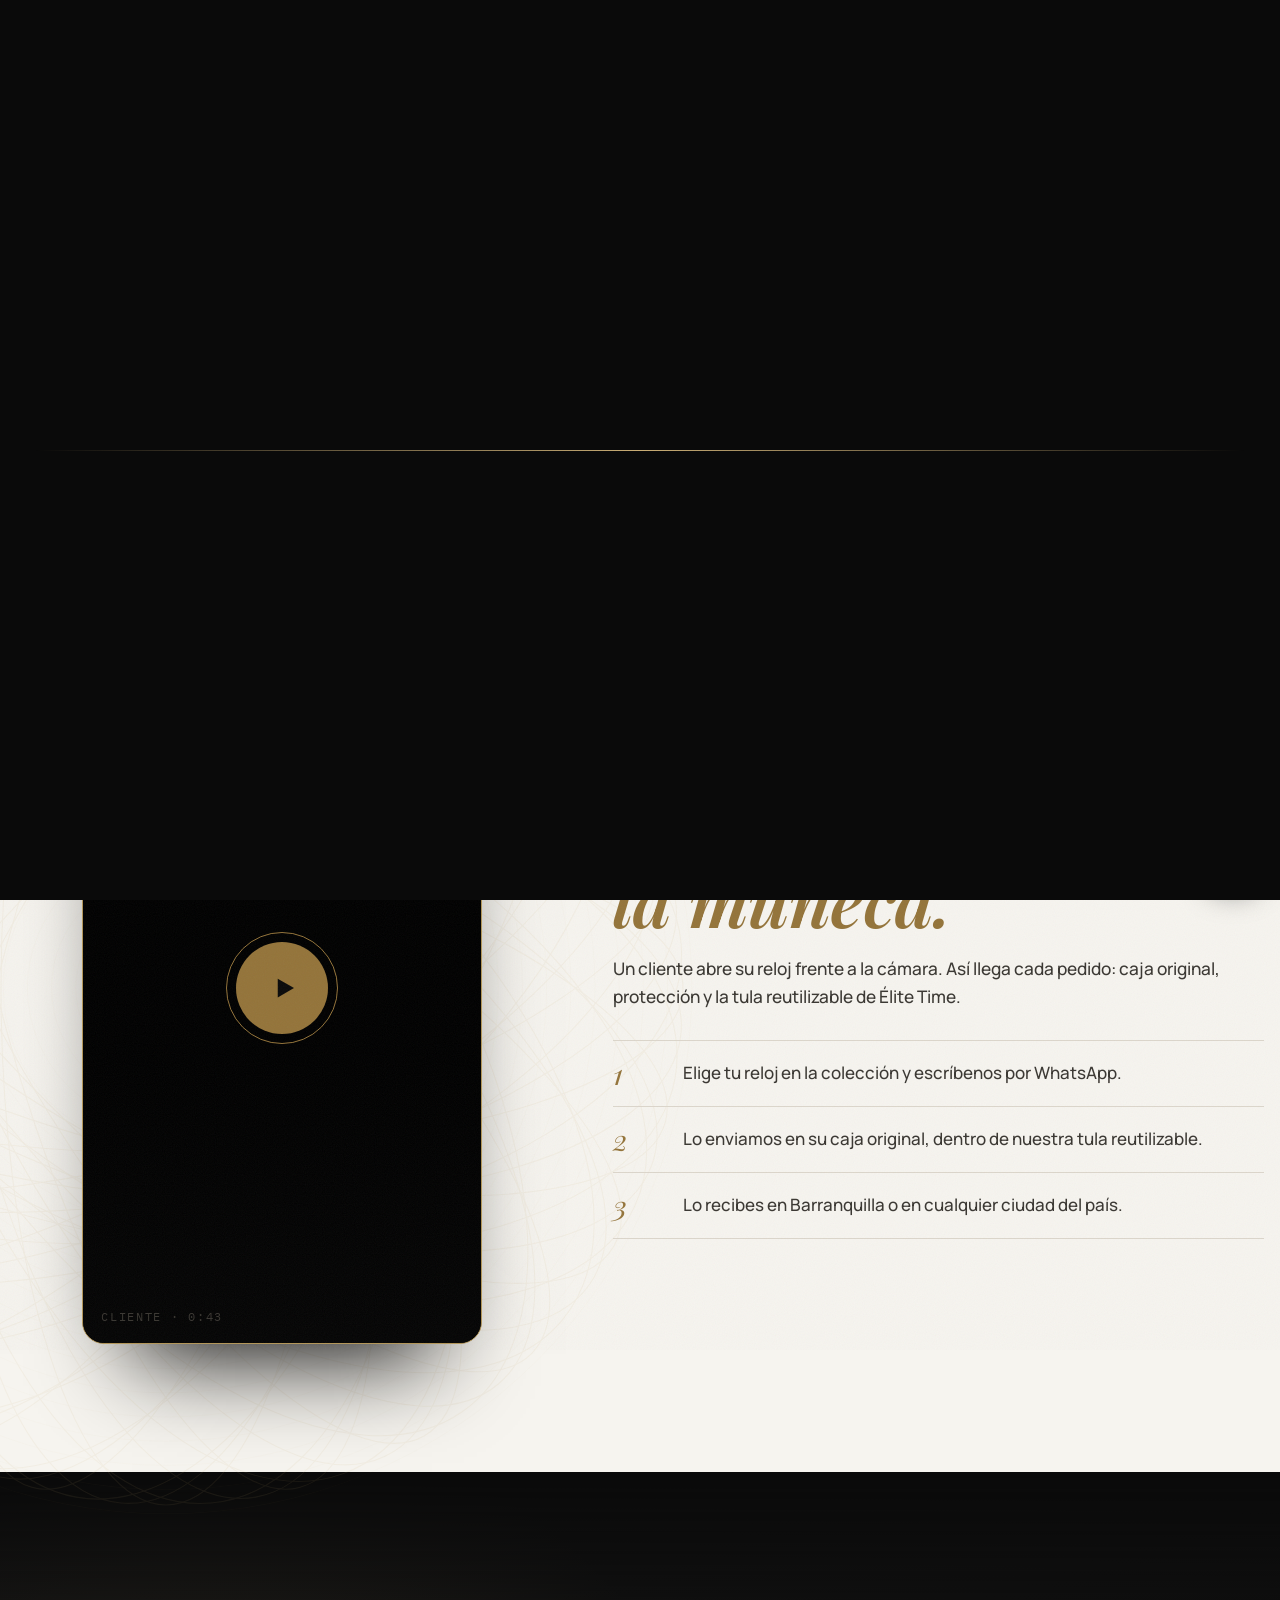
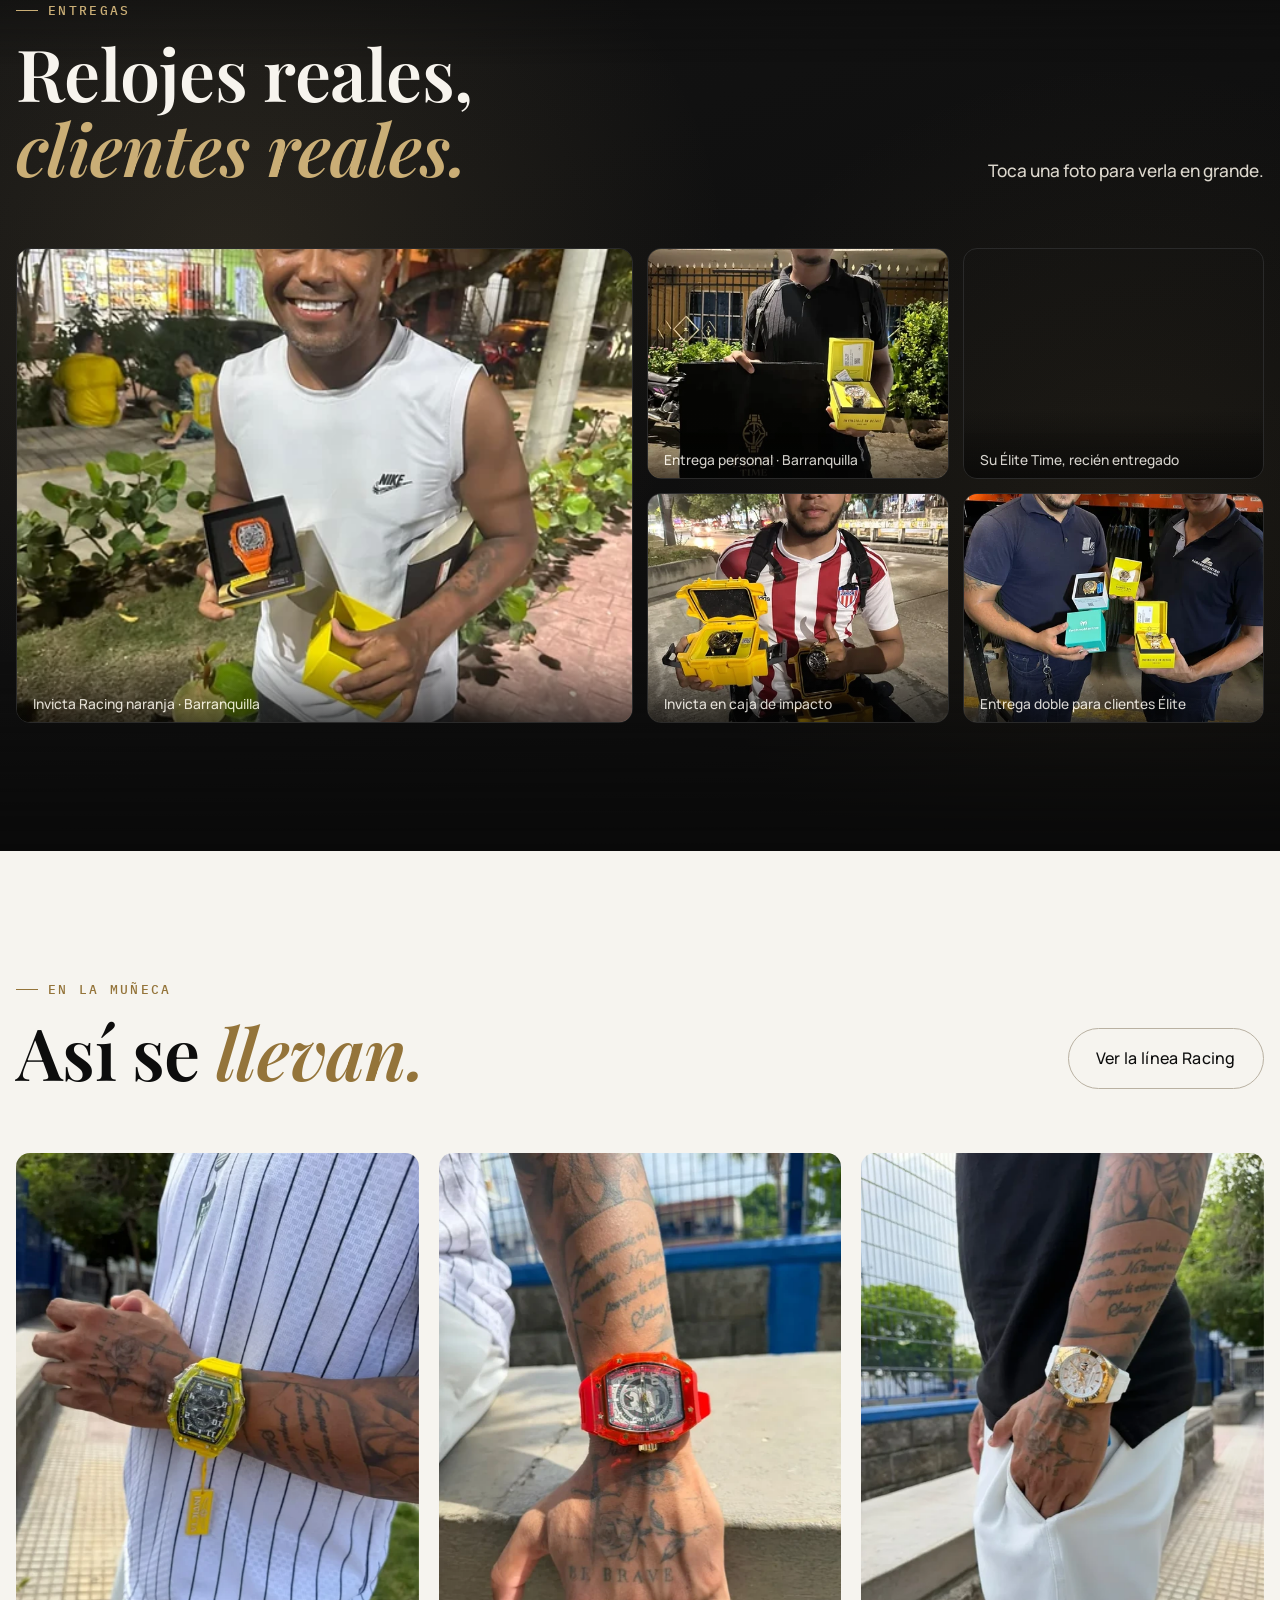
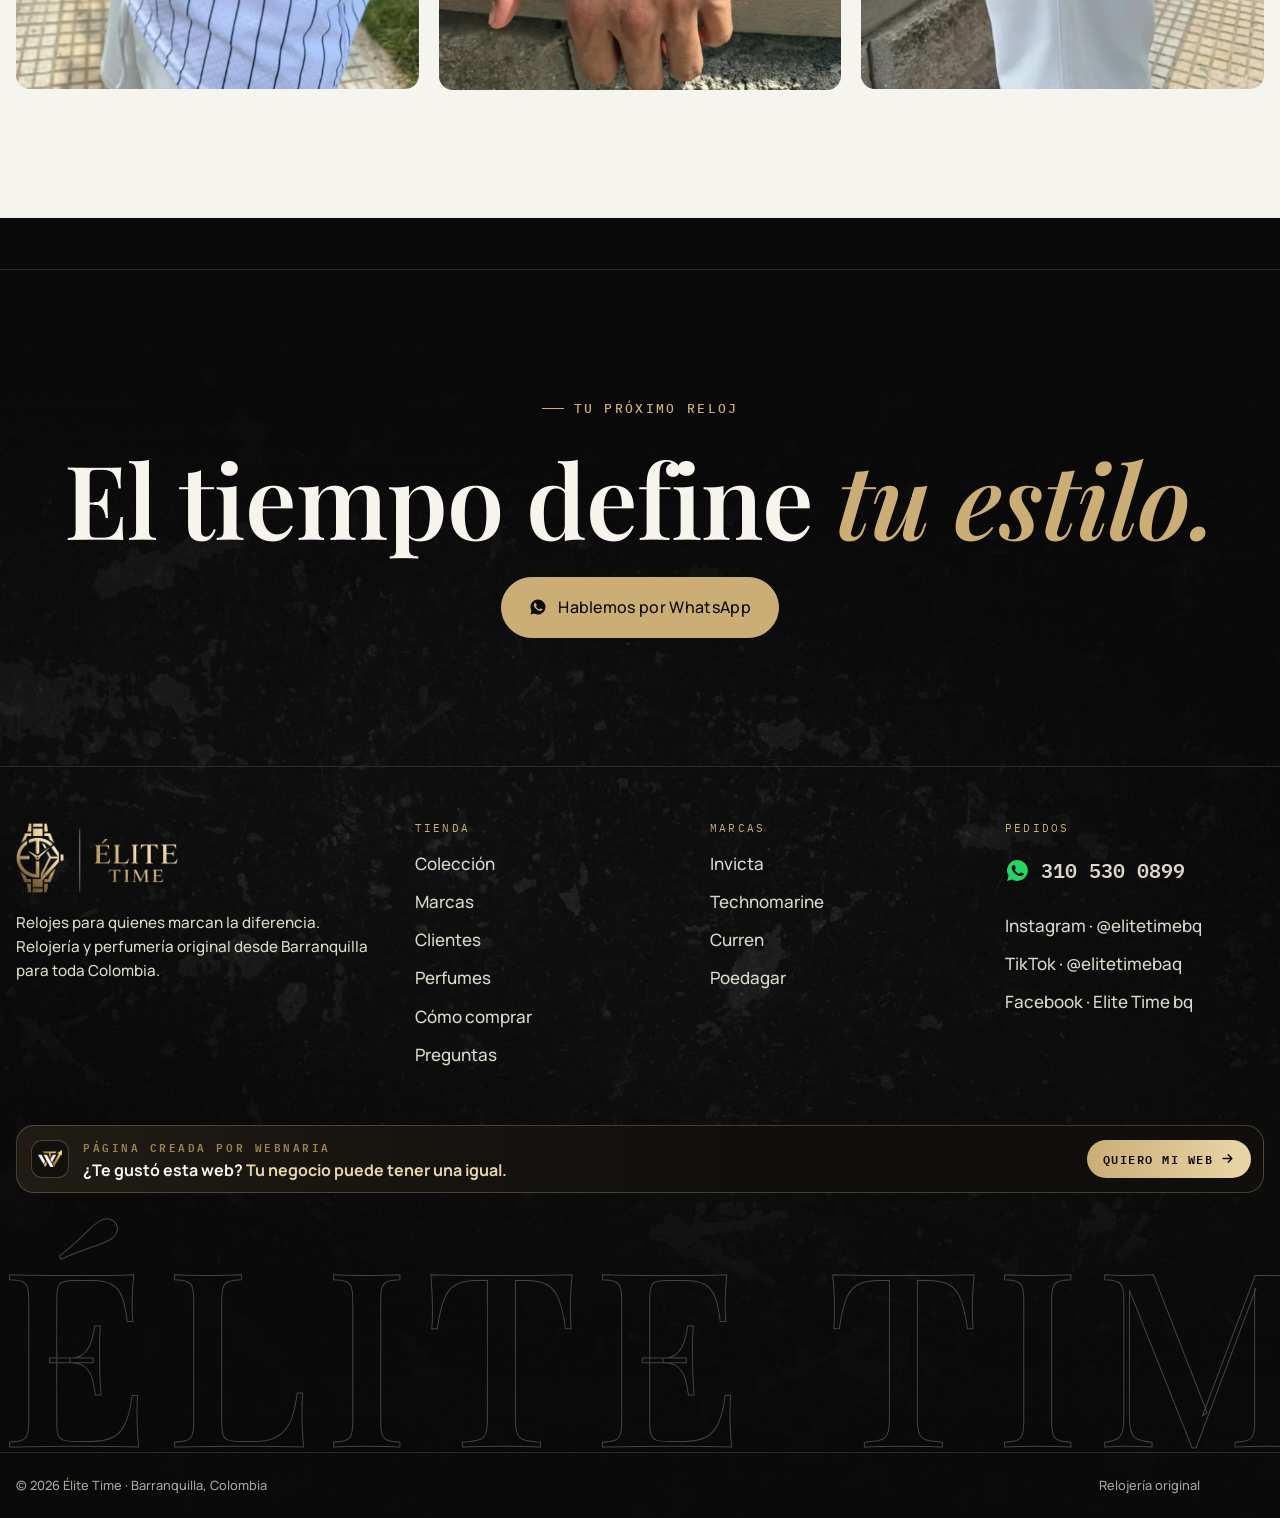
<file: clientes.html>
<!doctype html>
<html lang="es">
<head>
<meta charset="utf-8">
<meta name="viewport" content="width=device-width,initial-scale=1,viewport-fit=cover">
<title>Clientes · Élite Time</title>
<meta name="description" content="Clientes reales de Élite Time recibiendo sus relojes originales en Barranquilla.">
<meta name="theme-color" content="#0a0a0a">
<link rel="icon" href="img/marca/logo.webp">
<link rel="preconnect" href="https://fonts.googleapis.com"><link rel="preconnect" href="https://fonts.gstatic.com" crossorigin>
<link rel="stylesheet" href="https://fonts.googleapis.com/css2?family=Playfair+Display:ital,wght@0,400..800;1,400..700&family=Manrope:wght@400;500;600;700&family=IBM+Plex+Mono:wght@400;500;600&display=swap">
<link rel="preconnect" href="https://elite-time-panel.pages.dev" crossorigin>
<link rel="stylesheet" href="assets/css/elite.css">
<style>
.film{display:grid;grid-template-columns:minmax(0,.9fr) minmax(0,1.1fr);gap:clamp(24px,5vw,80px);align-items:center}
@media (max-width:860px){.film{grid-template-columns:1fr}}
.vid{position:relative;border-radius:var(--r-lg);overflow:hidden;border:1px solid var(--gold-2);aspect-ratio:9/16;max-height:720px;max-width:400px;width:100%;justify-self:center;background:#000;box-shadow:0 60px 90px -50px #000}
.vid video{width:100%;height:100%;object-fit:cover}
.vid .pl{position:absolute;inset:0;display:grid;place-items:center;border:0;background:linear-gradient(transparent 50%,rgba(6,6,6,.85));cursor:pointer}
.vid .pl span{width:92px;height:92px;border-radius:50%;background:var(--gold);color:#0a0a0a;display:grid;place-items:center;transition:transform .5s var(--ease);position:relative}
.vid .pl span::before{content:"";position:absolute;inset:-10px;border-radius:50%;border:1px solid var(--gold);animation:ping 2.4s var(--ease) infinite}
.vid .pl:hover span{transform:scale(1.1)}
.vid .pl svg{width:30px;margin-left:4px}
.vid .pl b{position:absolute;left:18px;bottom:16px;font-weight:400;font-family:var(--f-mono);font-size:.75rem;letter-spacing:.14em;color:var(--mute)}
.vid.on .pl{display:none}
.steps3{display:grid;gap:0;margin-top:30px;border-top:1px solid var(--line)}
.steps3 div{display:grid;grid-template-columns:60px 1fr;gap:10px;padding:18px 0;border-bottom:1px solid var(--line)}
.steps3 b{font-family:var(--f-display);font-style:italic;font-size:1.8rem;color:var(--gold);font-weight:400;line-height:1}
.steps3 span{color:var(--mute)}
.masonry{display:grid;grid-auto-flow:dense;grid-template-columns:repeat(4,1fr);grid-auto-rows:clamp(160px,18vw,260px);gap:14px}
.masonry figure{margin:0;position:relative;border-radius:var(--r);overflow:hidden;border:1px solid var(--line);cursor:pointer}
.masonry figure:first-child{grid-column:span 2;grid-row:span 2}
.masonry img,.masonry video{width:100%;height:100%;object-fit:cover;transition:transform 1.2s var(--ease)}
.masonry figure:hover img,.masonry figure:hover video{transform:scale(1.06)}
.masonry figcaption{position:absolute;inset:auto 0 0;padding:40px 16px 14px;background:linear-gradient(transparent,rgba(6,6,6,.88));font-size:.86rem;transform:translateY(8px);opacity:.85;transition:.5s var(--ease)}
.masonry figure:hover figcaption{transform:none;opacity:1}
@media (max-width:800px){.masonry{grid-template-columns:1fr 1fr;grid-auto-rows:44vw}}
.lb{position:fixed;inset:0;z-index:300;background:rgba(4,4,4,.94);display:grid;place-items:center;padding:24px;opacity:0;pointer-events:none;transition:opacity .5s}
.lb.on{opacity:1;pointer-events:auto}
.lb img,.lb video{max-height:86vh;max-width:min(92vw,900px);border-radius:var(--r);transform:scale(.94);transition:transform .6s var(--ease)}
.lb.on img,.lb.on video{transform:none}
.lb .icon-btn{position:absolute;top:calc(16px + env(safe-area-inset-top,0px));right:calc(16px + env(safe-area-inset-right,0px))}
.wall{display:grid;grid-template-columns:repeat(3,1fr);gap:clamp(10px,2vw,20px)}
.wall figure{margin:0;aspect-ratio:3/4}
.wall img{width:100%;height:100%;object-fit:cover}
@media (max-width:640px){.wall{grid-template-columns:1fr 1fr}.wall figure:last-child{grid-column:1/-1;aspect-ratio:4/3}}
</style>
</head>
<body>
<main>
  <section class="page-hero bg-tex">
    <div class="bgword" aria-hidden="true" data-parallax=".15">Clientes</div>
    <div class="wrap">
      <nav class="crumbs" aria-label="Ruta" data-reveal><a href="index.html">Inicio</a><span>Clientes</span></nav>
      <h1 class="h-xl" data-split>Clientes <em class="gold">Élite.</em></h1>
      <p class="lead" data-reveal=".2">Ellos ya marcan la diferencia. Fotos y videos reales de entregas en Barranquilla, sin actores ni montajes.</p>
    </div>
  </section>

  <section class="sec bg-rosette left light">
    <div class="wrap film">
      <div class="vid" id="vid" data-reveal>
        <video id="tv" src="video/testimonio.mp4#t=0.6" preload="metadata" playsinline></video>
        <button class="pl" id="tvPlay" aria-label="Reproducir el video del cliente"><span><svg viewBox="0 0 24 24" fill="currentColor"><path d="M7 4.5v15l13-7.5z"/></svg></span><b>CLIENTE · 0:43</b></button>
      </div>
      <div>
        <span class="eyebrow">La experiencia</span>
        <h2 class="h-lg" data-split style="margin-top:18px">De la caja <em class="gold">a la muñeca.</em></h2>
        <p class="lead" data-reveal style="margin-top:20px">Un cliente abre su reloj frente a la cámara. Así llega cada pedido: caja original, protección y la tula reutilizable de Élite Time.</p>
        <div class="steps3" data-stagger>
          <div><b>1</b><span>Elige tu reloj en la colección y escríbenos por WhatsApp.</span></div>
          <div><b>2</b><span>Lo enviamos en su caja original, dentro de nuestra tula reutilizable.</span></div>
          <div><b>3</b><span>Lo recibes en Barranquilla o en cualquier ciudad del país.</span></div>
        </div>
      </div>
    </div>
  </section>

  <section class="sec bg-gold">
    <div class="wrap">
      <div class="sec-head"><div><span class="eyebrow">Entregas</span><h2 class="h-lg" data-split>Relojes reales, <em class="gold">clientes reales.</em></h2></div><p class="lead" data-reveal>Toca una foto para verla en grande.</p></div>
      <div class="masonry" id="mas" data-stagger></div>
    </div>
  </section>

  <section class="sec light">
    <div class="wrap">
      <div class="sec-head"><div><span class="eyebrow">En la muñeca</span><h2 class="h-lg" data-split>Así se <em class="gold">llevan.</em></h2></div><a class="btn ghost" href="coleccion.html#racing">Ver la línea Racing</a></div>
      <div class="wall">
        <figure class="reveal-img"><img src="img/modelo/modelo-2.webp" srcset="img/modelo/modelo-2-600.webp 600w, img/modelo/modelo-2.webp 825w" sizes="(max-width:800px) 92vw, 45vw" decoding="async" alt="Invicta Racing amarillo en la muñeca" loading="lazy"></figure>
        <figure class="reveal-img"><img src="img/modelo/modelo-3.webp" srcset="img/modelo/modelo-3-600.webp 600w, img/modelo/modelo-3.webp 825w" sizes="(max-width:800px) 92vw, 45vw" decoding="async" alt="Invicta Racing rojo en la muñeca" loading="lazy"></figure>
        <figure class="reveal-img"><img src="img/modelo/modelo-1.webp" srcset="img/modelo/modelo-1-600.webp 600w, img/modelo/modelo-1.webp 825w" sizes="(max-width:800px) 92vw, 45vw" decoding="async" alt="Reloj blanco y dorado en la muñeca" loading="lazy"></figure>
      </div>
    </div>
  </section>
</main>
<div class="lb" id="lb" role="dialog" aria-label="Foto ampliada"><button class="icon-btn" id="lbX" aria-label="Cerrar"></button><div id="lbIn"></div></div>

<script src="assets/js/vendor/gsap-3.12.5.min.js"></script>
<script src="assets/js/vendor/ScrollTrigger-3.12.5.min.js"></script>
<script src="assets/js/vendor/lenis-1.1.13.min.js"></script>
<script src="assets/js/elite.js"></script>
<script>
Elite.ready(d => {
  const {$, $$, esc, ICON} = Elite, C = d.clientes || [];
  const tv = $('#tv'); $('#tvPlay').onclick = () => { tv.controls = true; tv.currentTime = 0; tv.play().catch(() => {}); $('#vid').classList.add('on') };
  $('#mas').innerHTML = C.map((c, i) => `<figure data-i="${i}" data-cursor="Ampliar">${c.tipo === 'video' ? `<video src="${esc(c.src)}" muted loop playsinline autoplay preload="metadata"></video>` : `${Elite.img(c.src, 'Cliente de Élite Time', '(max-width:800px) 50vw, 25vw', 'loading="lazy"')}`}${c.txt ? `<figcaption>${esc(c.txt)}</figcaption>` : ''}</figure>`).join('') || '<p class="lead">Pronto subiremos fotos de entregas.</p>';
  /* los videos de la galería solo se reproducen mientras se ven en pantalla */
  const vids = $$('#mas video');
  vids.forEach(v => { v.removeAttribute('autoplay'); v.pause() });
  if (!Elite.reduce) { const io = new IntersectionObserver(es => es.forEach(e => e.isIntersecting ? e.target.play().catch(() => {}) : e.target.pause()), { threshold: .25 }); vids.forEach(v => io.observe(v)) }
  $('#lbX').innerHTML = ICON.close;
  const close = () => { $('#lb').classList.remove('on'); setTimeout(() => $('#lbIn').innerHTML = '', 500); Elite.lenis?.start() };
  $('#mas').onclick = e => { const f = e.target.closest('figure'); if (!f) return; const c = C[+f.dataset.i]; $('#lbIn').innerHTML = c.tipo === 'video' ? `<video src="${esc(c.src)}" controls autoplay playsinline></video>` : `<img src="${esc(c.src)}" alt="">`; $('#lb').classList.add('on'); Elite.lenis?.stop() };
  $('#lbX').onclick = close; $('#lb').onclick = e => { if (e.target === $('#lb')) close() };
  addEventListener('keydown', e => e.key === 'Escape' && close());
});
</script>
</body>
</html>
</file>
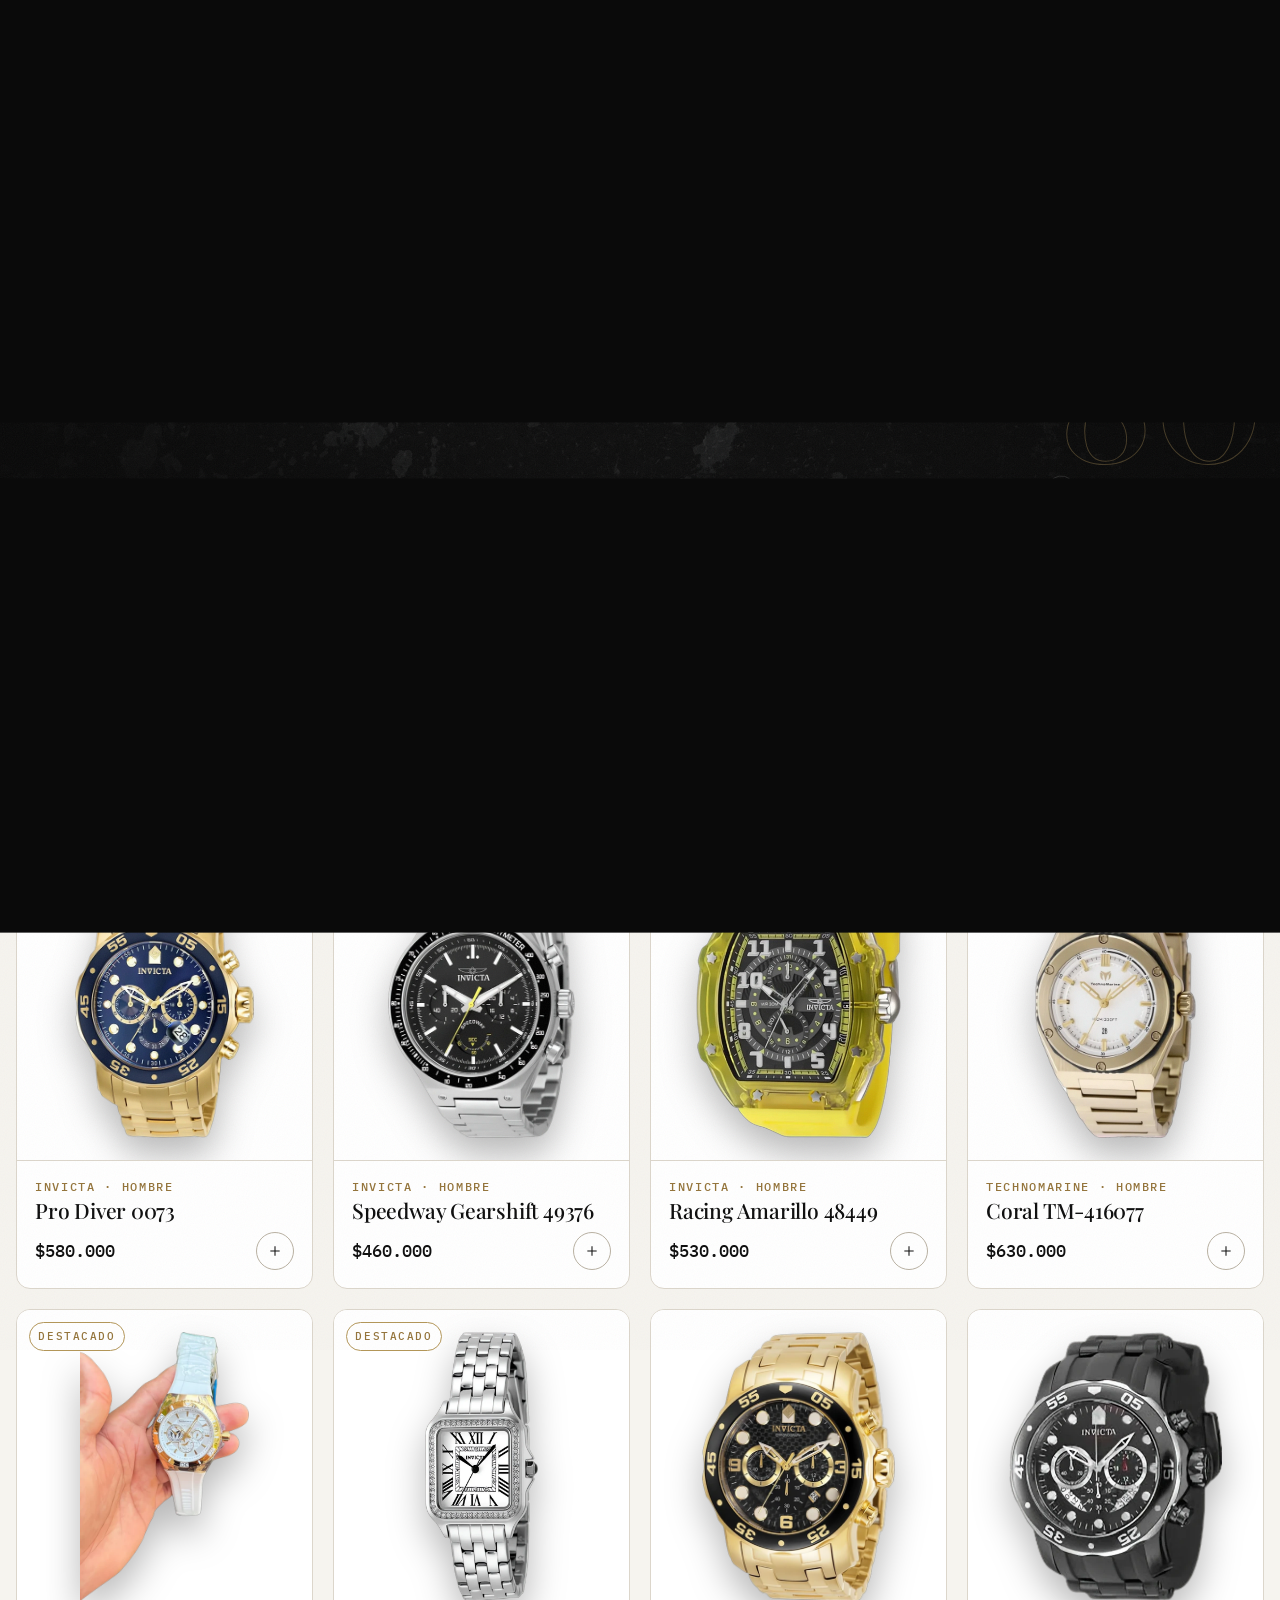
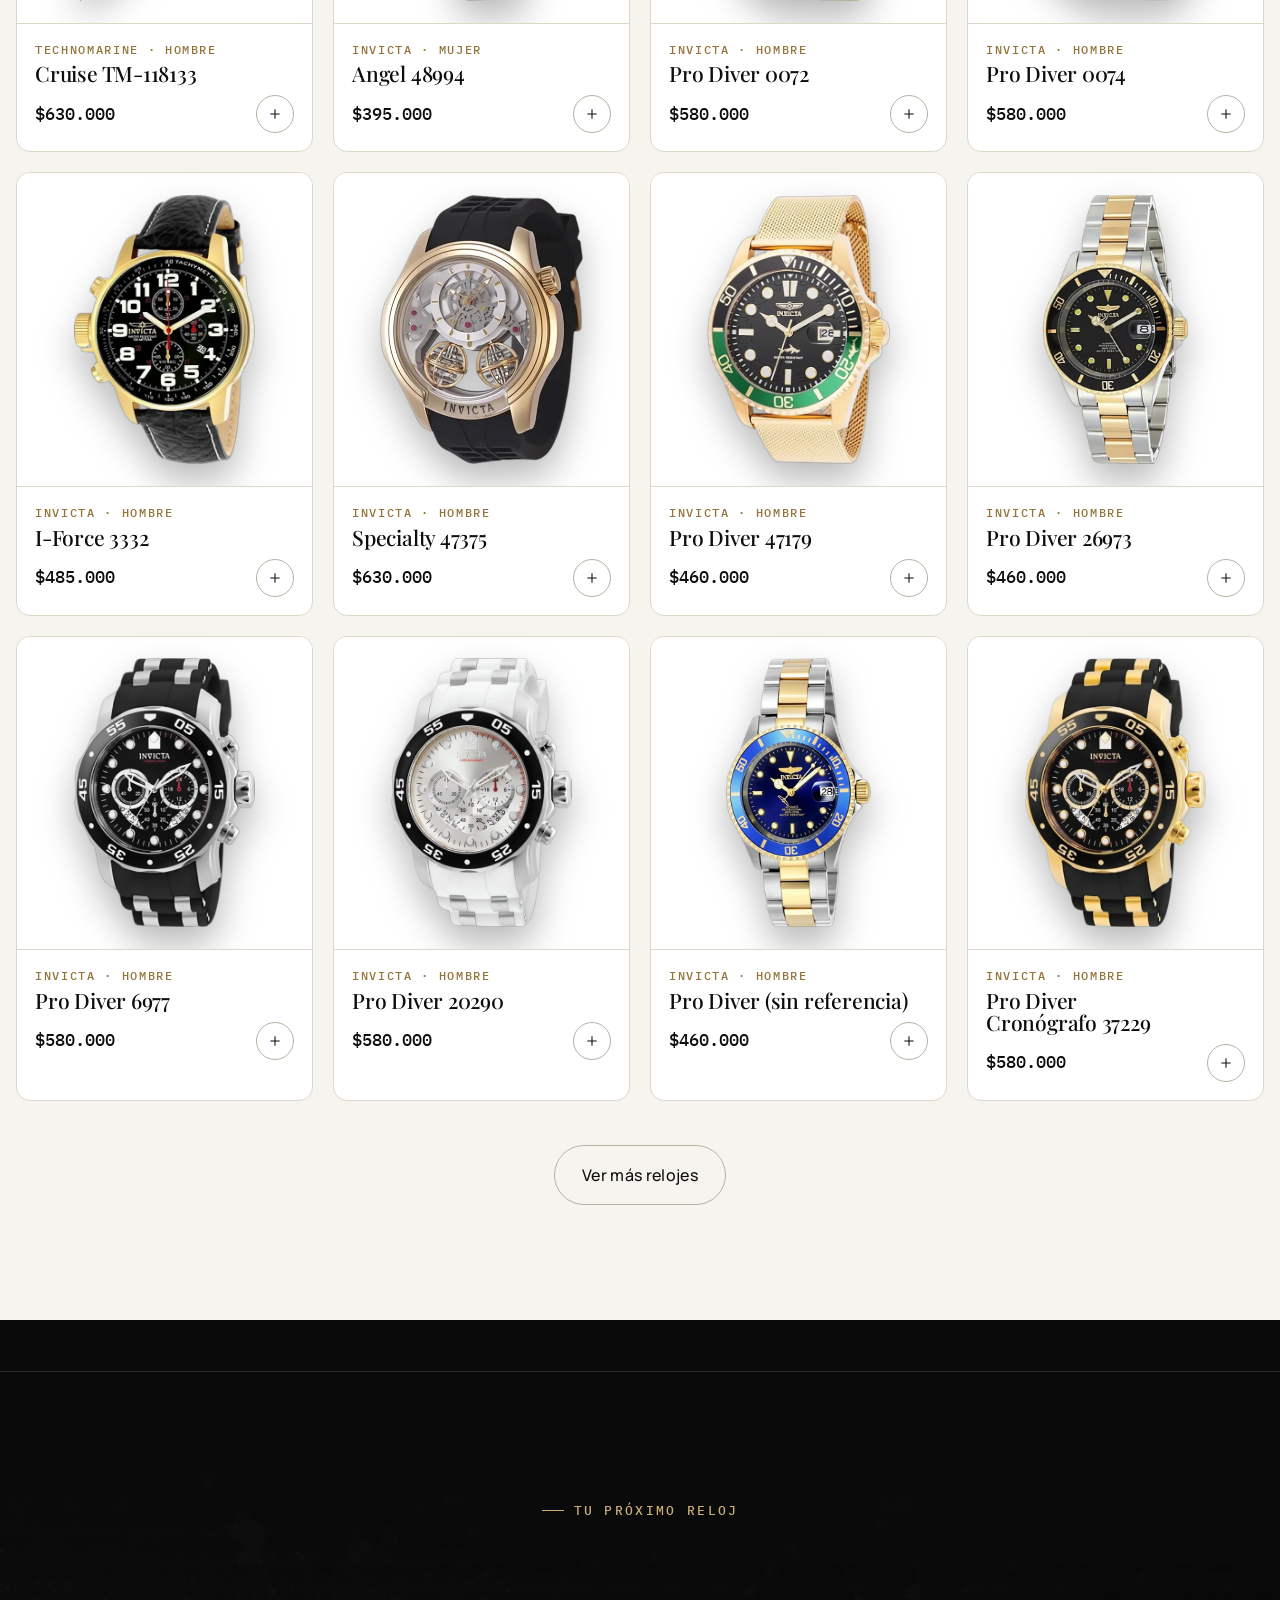
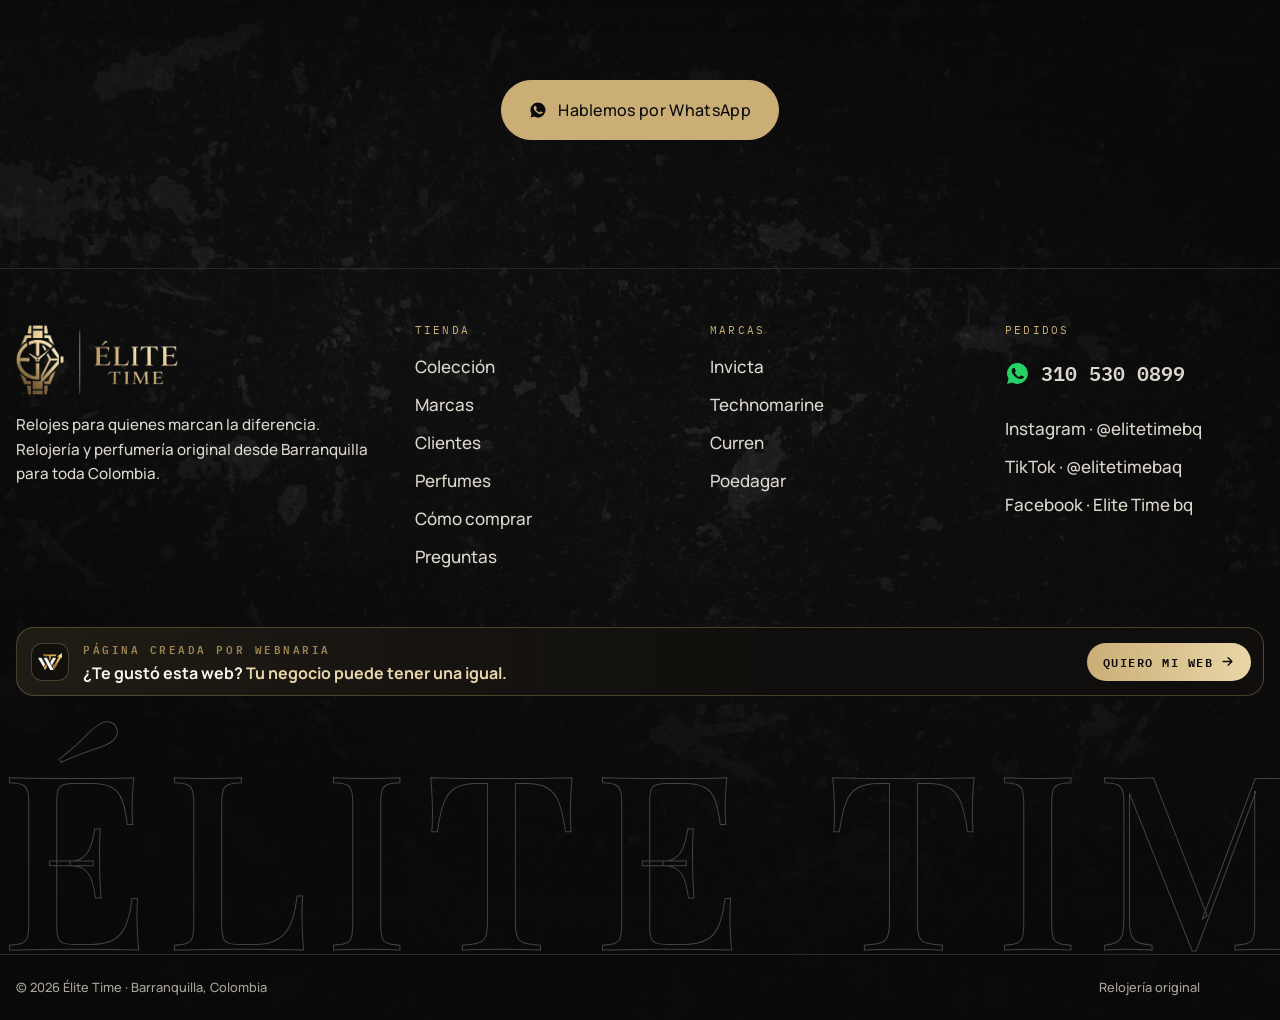
<file: coleccion.html>
<!doctype html>
<html lang="es">
<head>
<meta charset="utf-8">
<meta name="viewport" content="width=device-width,initial-scale=1,viewport-fit=cover">
<title>Colección · Élite Time</title>
<meta name="description" content="Catálogo completo de relojes originales Invicta, Technomarine, Curren y Poedagar en Élite Time, Barranquilla.">
<meta name="theme-color" content="#0a0a0a">
<link rel="icon" href="img/marca/logo.webp">
<link rel="preconnect" href="https://fonts.googleapis.com"><link rel="preconnect" href="https://fonts.gstatic.com" crossorigin>
<link rel="stylesheet" href="https://fonts.googleapis.com/css2?family=Playfair+Display:ital,wght@0,400..800;1,400..700&family=Manrope:wght@400;500;600;700&family=IBM+Plex+Mono:wght@400;500;600&display=swap">
<link rel="preconnect" href="https://elite-time-panel.pages.dev" crossorigin>
<link rel="stylesheet" href="assets/css/elite.css">
<style>
.ch-top{display:grid;grid-template-columns:1fr auto;gap:30px;align-items:end}
@media (max-width:800px){.ch-top{grid-template-columns:1fr}}
.bigcount{font-family:var(--f-display);font-size:clamp(5rem,14vw,12rem);line-height:.8;color:transparent;-webkit-text-stroke:1px var(--gold-2);font-variant-numeric:tabular-nums}
.cats{display:grid;grid-template-columns:repeat(6,1fr);gap:10px;margin-top:clamp(28px,4vw,48px)}
@media (max-width:1000px){.cats{grid-template-columns:repeat(3,1fr)}}
@media (max-width:520px){.cats{grid-template-columns:repeat(2,1fr)}}
.cat{position:relative;border:1px solid var(--line);border-radius:var(--r);background:var(--ink-2);padding:16px;text-align:left;cursor:pointer;display:grid;gap:4px;overflow:hidden;transition:border-color .4s,transform .5s var(--ease)}
.cat:hover{border-color:var(--gold-2);transform:translateY(-3px)}
.cat small{font-family:var(--f-mono);font-size:.62rem;letter-spacing:.16em;color:var(--dim);text-transform:uppercase}
.cat b{font-family:var(--f-display);font-weight:500;font-size:1.3rem}
.cat span{font-size:.8rem;color:var(--mute)}
.cat img{position:absolute;right:-10px;bottom:-14px;width:72px;opacity:.5;transition:transform .7s var(--ease),opacity .4s;filter:drop-shadow(0 10px 10px #000)}
.cat:hover img{transform:rotate(-12deg) scale(1.1);opacity:.9}
.cat[aria-pressed="true"]{background:var(--bone);border-color:var(--bone);color:var(--ink)}
.cat[aria-pressed="true"] small,.cat[aria-pressed="true"] span{color:var(--ink-4)}
.cat[aria-pressed="true"] img{opacity:1}
.bar{position:sticky;top:calc(env(safe-area-inset-top,0px) + var(--head-h));z-index:30;background:rgba(10,10,10,.9);backdrop-filter:blur(14px);border-block:1px solid var(--line);margin-bottom:28px;transition:top .5s var(--ease)}
.site-head.hide ~ main .bar{top:env(safe-area-inset-top,0px)}
.bar-in{display:flex;gap:12px;align-items:center;padding-block:12px;flex-wrap:wrap}
.lines{display:flex;gap:8px;overflow-x:auto;scrollbar-width:none;flex:1 1 320px;min-width:0;mask-image:linear-gradient(90deg,#000 90%,transparent)}
.srch{position:relative;flex:0 1 260px;min-width:180px}
.srch input{padding-left:2.6em;border-radius:999px}
.srch svg{position:absolute;left:1em;top:50%;transform:translateY(-50%);width:16px;color:var(--mute)}
.ctrl{display:flex;gap:10px;align-items:center;flex-wrap:wrap}
.ctrl select{border-radius:999px;width:auto}
.range{display:flex;align-items:center;gap:10px;font-size:.82rem;color:var(--mute)}
.range input{accent-color:var(--gold);width:130px}
.range b{font-family:var(--f-mono);font-weight:400;color:var(--bone);min-width:84px}
.status{display:flex;justify-content:space-between;align-items:center;gap:12px;margin-bottom:18px;color:var(--mute);font-size:.9rem;flex-wrap:wrap}
.status button{background:none;border:0;color:var(--gold);cursor:pointer;text-decoration:underline;text-underline-offset:3px}
.more{display:flex;justify-content:center;margin-top:44px}
.empty{padding:80px 0;text-align:center;display:grid;gap:16px;justify-items:center;color:var(--mute)}
@media (max-width:700px){.bar{position:static}.bar-in{gap:8px}.srch{flex:1 1 100%}.range input{width:100px}}
</style>
</head>
<body>
<main>
  <section class="page-hero bg-tex">
    <div class="bgword" aria-hidden="true" data-parallax=".15">Colección</div>
    <div class="wrap">
      <nav class="crumbs" aria-label="Ruta" data-reveal><a href="index.html">Inicio</a><span>Colección</span></nav>
      <div class="ch-top">
        <div><h1 class="h-xl" data-split>La <em class="gold">colección.</em></h1><p class="lead" data-reveal=".2">Relojes originales con garantía de 1 año. Filtra por marca, línea o precio y pídelo por WhatsApp o desde el carrito.</p></div>
        <div class="bigcount mono" id="big" data-reveal=".1">80</div>
      </div>
      <div class="cats" id="cats" data-stagger></div>
    </div>
  </section>

  <div class="bar"><div class="wrap bar-in">
    <div class="lines" id="lines" role="group" aria-label="Línea"></div>
    <label class="srch"><svg viewBox="0 0 24 24" fill="none" stroke="currentColor" stroke-width="2" aria-hidden="true"><circle cx="11" cy="11" r="7"/><path d="m20 20-3.5-3.5"/></svg><input class="input" id="q" type="search" placeholder="Modelo o referencia" aria-label="Buscar"></label>
    <div class="ctrl">
      <label class="range"><span>Hasta</span><input type="range" id="max" min="100000" max="650000" step="10000" value="650000" aria-label="Precio máximo"><b id="maxL">$650.000</b></label>
      <select class="input" id="sort" aria-label="Ordenar"><option value="dest">Destacados</option><option value="asc">Menor precio</option><option value="desc">Mayor precio</option><option value="az">A–Z</option></select>
    </div>
  </div></div>

  <section class="light" style="padding-block:28px clamp(70px,9vw,130px)"><div class="wrap">
    <div class="status"><span id="st" aria-live="polite"></span><button id="clear" hidden>Quitar filtros</button></div>
    <div class="grid" id="grid"></div>
    <div class="more"><button class="btn ghost" id="more">Ver más relojes</button></div>
  </div></section>
</main>

<script src="assets/js/vendor/gsap-3.12.5.min.js"></script>
<script src="assets/js/vendor/ScrollTrigger-3.12.5.min.js"></script>
<script src="assets/js/vendor/lenis-1.1.13.min.js"></script>
<script src="assets/js/elite.js"></script>
<script>
Elite.ready(d => {
  const {$, $$, esc, fmt, BRANDS} = Elite, P = d.productos;
  const S = {cat: 'todas', line: '', q: '', max: 650000, sort: 'dest', limit: 16};
  const maxPrice = Math.max(...P.map(p => p.precio || 0), 100000);
  $('#max').max = Math.ceil(maxPrice / 10000) * 10000; $('#max').value = S.max = +$('#max').max; $('#maxL').textContent = fmt(S.max);
  const imgOf = f => (P.find(f) || {}).imagen || 'img/marca/logo.webp';
  const CATS = [
    ['todas', 'Todo', 'Catálogo', () => true],
    ['hombre', 'Hombre', 'Para él', p => p.genero === 'Hombre' || p.genero === 'Unisex'],
    ['mujer', 'Mujer', 'Para ella', p => p.genero === 'Mujer' || p.genero === 'Unisex'],
    ...Elite.brands().filter(b => b !== 'Curren' || P.some(p => p.marca === 'Curren')).map(b => [BRANDS[b]?.slug || b.toLowerCase(), b, 'Marca', p => p.marca === b])
  ];
  const catFn = () => (CATS.find(c => c[0] === S.cat) || CATS[0])[3];
  $('#cats').innerHTML = CATS.map(([k, t, sm, f]) => `<button class="cat" data-cat="${k}" aria-pressed="false"><small>${sm}</small><b>${t}</b><span>${P.filter(f).length} relojes</span>${Elite.img(imgOf(f), '', '80px', 'loading="lazy"')}</button>`).join('');
  const lineOf = p => { const m = p.modelo.replace(/\(.*?\)/g, '').trim().split(/\s+/); const w = m[0] === "Women's" ? m[1] : m[0]; return /^(Pro|Sea|Ocean|Mini)$/.test(w) ? m.slice(0, 2).join(' ').replace("Women's ", '') : w.replace(/^Fondo$/, 'Clásico') };
  function renderLines() {
    const pool = P.filter(catFn()), c = {}; pool.forEach(p => { const l = lineOf(p); c[l] = (c[l] || 0) + 1 });
    const ls = Object.entries(c).sort((a, b) => b[1] - a[1]);
    $('#lines').innerHTML = `<button class="chip" data-line="" aria-pressed="${!S.line}">Todas las líneas</button>` + ls.map(([l, n]) => `<button class="chip" data-line="${esc(l)}" aria-pressed="${S.line === l}">${esc(l)}<sup>${n}</sup></button>`).join('');
  }
  function list() {
    const q = S.q.trim().toLowerCase();
    const by = {asc: (a, b) => (a.precio || 9e9) - (b.precio || 9e9), desc: (a, b) => (b.precio || 0) - (a.precio || 0), az: (a, b) => a.modelo.localeCompare(b.modelo), dest: (a, b) => (b.destacado - a.destacado) || ((b.disponible !== false) - (a.disponible !== false))}[S.sort];
    return P.filter(catFn()).filter(p => (!S.line || lineOf(p) === S.line) && (!q || (p.marca + ' ' + p.modelo).toLowerCase().includes(q)) && (!p.precio || p.precio <= S.max)).sort(by);
  }
  function render(anim = true) {
    $$('.cat').forEach(b => b.setAttribute('aria-pressed', b.dataset.cat === S.cat));
    const l = list(), shown = l.slice(0, S.limit);
    $('#grid').innerHTML = shown.length ? shown.map(Elite.card).join('') : `<div class="empty" style="grid-column:1/-1"><p>No encontramos relojes con esos filtros. Muchas referencias llegan por pedido: escríbenos y te lo conseguimos.</p><a class="btn ghost" data-wa href="${Elite.wa('Hola Élite Time, busco un reloj que no encontré en la página: ' + (S.q || ''))}" target="_blank" rel="noopener">Preguntar por WhatsApp</a></div>`;
    $('#st').textContent = `Mostrando ${shown.length} de ${l.length} ${l.length === 1 ? 'reloj' : 'relojes'}`;
    $('#more').hidden = l.length <= S.limit;
    $('#clear').hidden = S.cat === 'todas' && !S.line && !S.q && S.max >= +$('#max').max;
    animateNum($('#big'), l.length);
    if (anim) Elite.animateCards($$('#grid .pcard'));
    const tok = S.line ? S.line.toLowerCase().replace(/\s+/g, '-') : S.cat; if (tok !== 'todas') history.replaceState(null, '', '#' + tok); else history.replaceState(null, '', location.pathname);
  }
  function animateNum(el, to) { const from = +el.textContent || 0; if (Elite.reduce || from === to) { el.textContent = to; return } const t0 = performance.now(); (function f(t) { const k = Math.min(1, (t - t0) / 600); el.textContent = Math.round(from + (to - from) * (1 - Math.pow(1 - k, 3))); if (k < 1) requestAnimationFrame(f) })(t0) }
  /* leer filtro de la URL: #invicta, #mujer, #racing */
  const h = decodeURIComponent(location.hash.slice(1)).toLowerCase();
  if (h) { const c = CATS.find(c => c[0] === h); if (c) S.cat = h; else { const l = [...new Set(P.map(lineOf))].find(l => l.toLowerCase().replace(/\s+/g, '-') === h); if (l) S.line = l; else S.q = h } $('#q').value = S.q }
  renderLines(); render(false);
  $('#cats').onclick = e => { const b = e.target.closest('[data-cat]'); if (!b) return; S.cat = b.dataset.cat; S.line = ''; S.limit = 16; renderLines(); render(); };
  $('#lines').onclick = e => { const b = e.target.closest('[data-line]'); if (!b) return; S.line = b.dataset.line; S.limit = 16; renderLines(); render() };
  let t; $('#q').oninput = e => { clearTimeout(t); t = setTimeout(() => { S.q = e.target.value; S.limit = 16; render() }, 180) };
  $('#max').oninput = e => { S.max = +e.target.value; $('#maxL').textContent = fmt(S.max); clearTimeout(t); t = setTimeout(render, 120) };
  $('#sort').onchange = e => { S.sort = e.target.value; render() };
  $('#more').onclick = () => { const n = S.limit; S.limit += 16; render(false); Elite.animateCards($$('#grid .pcard').slice(n)); window.ScrollTrigger?.refresh() };
  $('#clear').onclick = () => { Object.assign(S, {cat: 'todas', line: '', q: '', max: +$('#max').max, limit: 16}); $('#q').value = ''; $('#max').value = S.max; $('#maxL').textContent = fmt(S.max); renderLines(); render() };
  addEventListener('hashchange', () => location.reload());
});
</script>
</body>
</html>
</file>
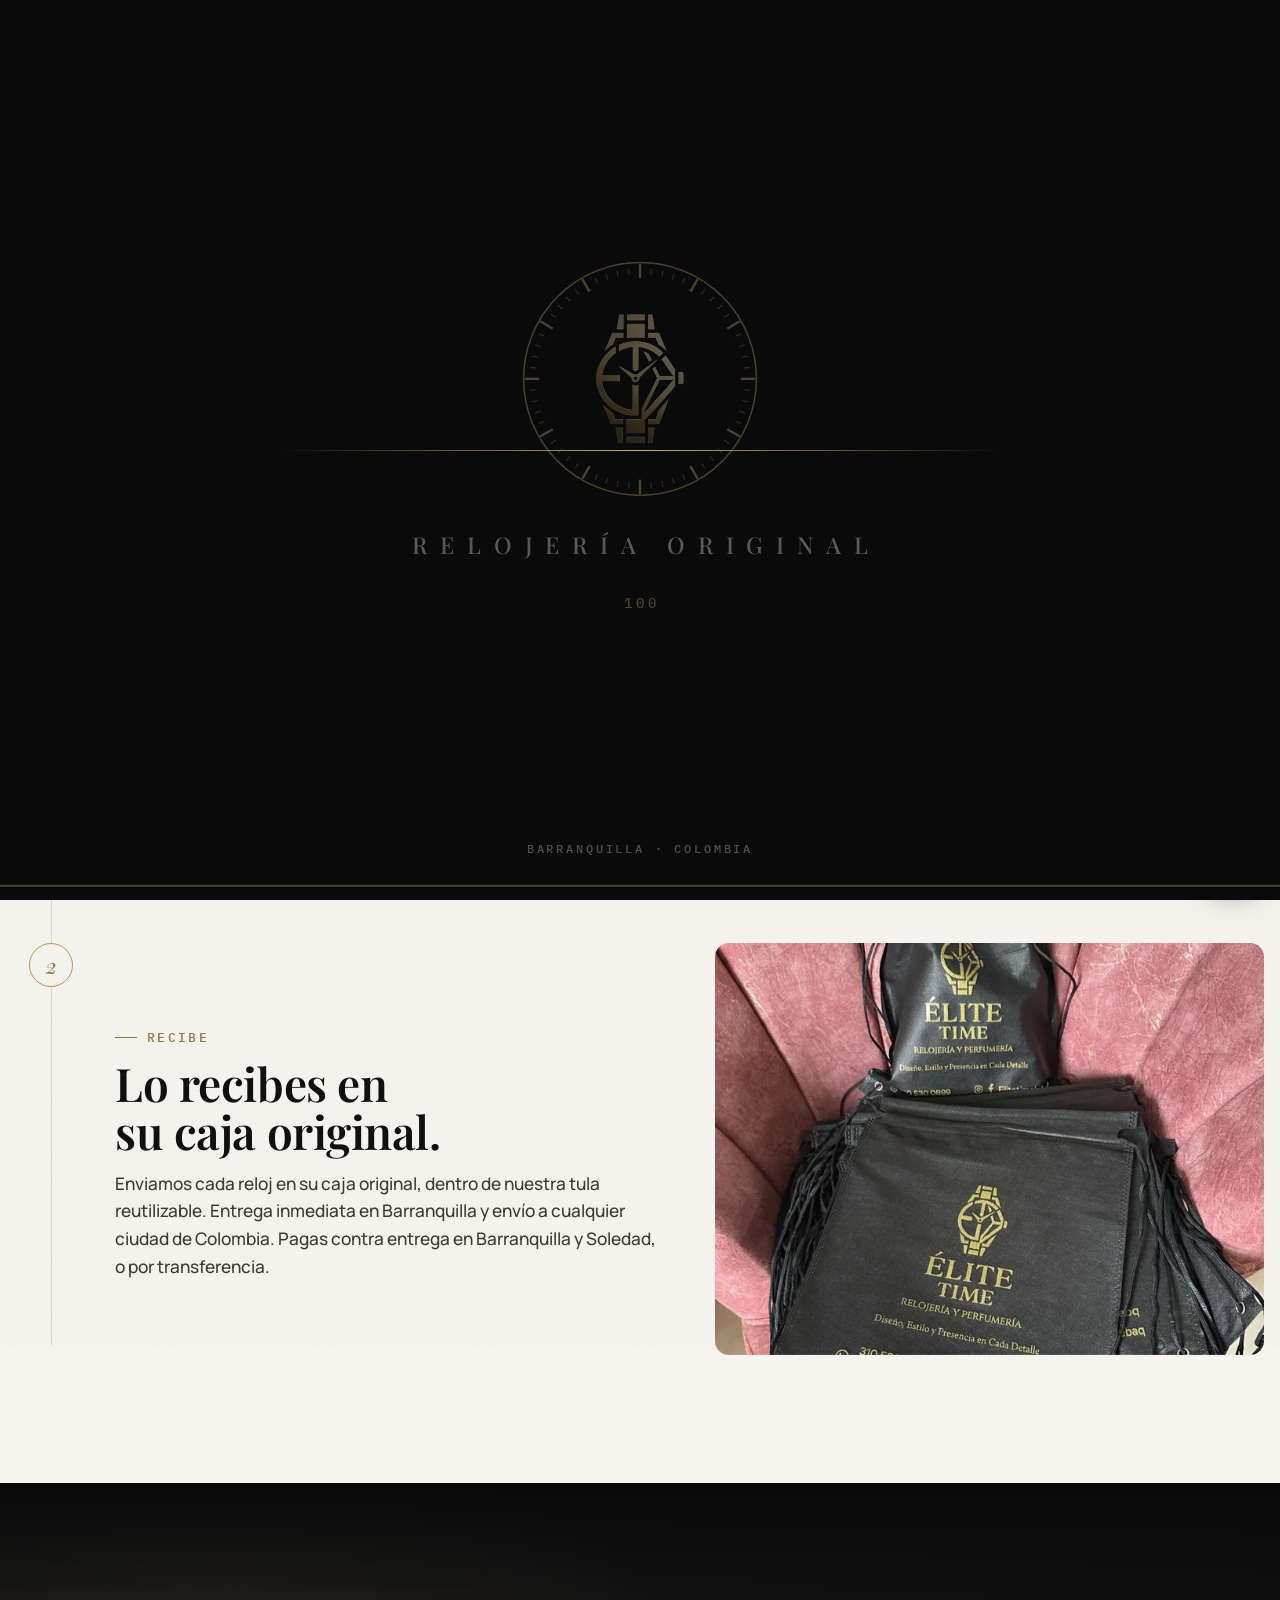
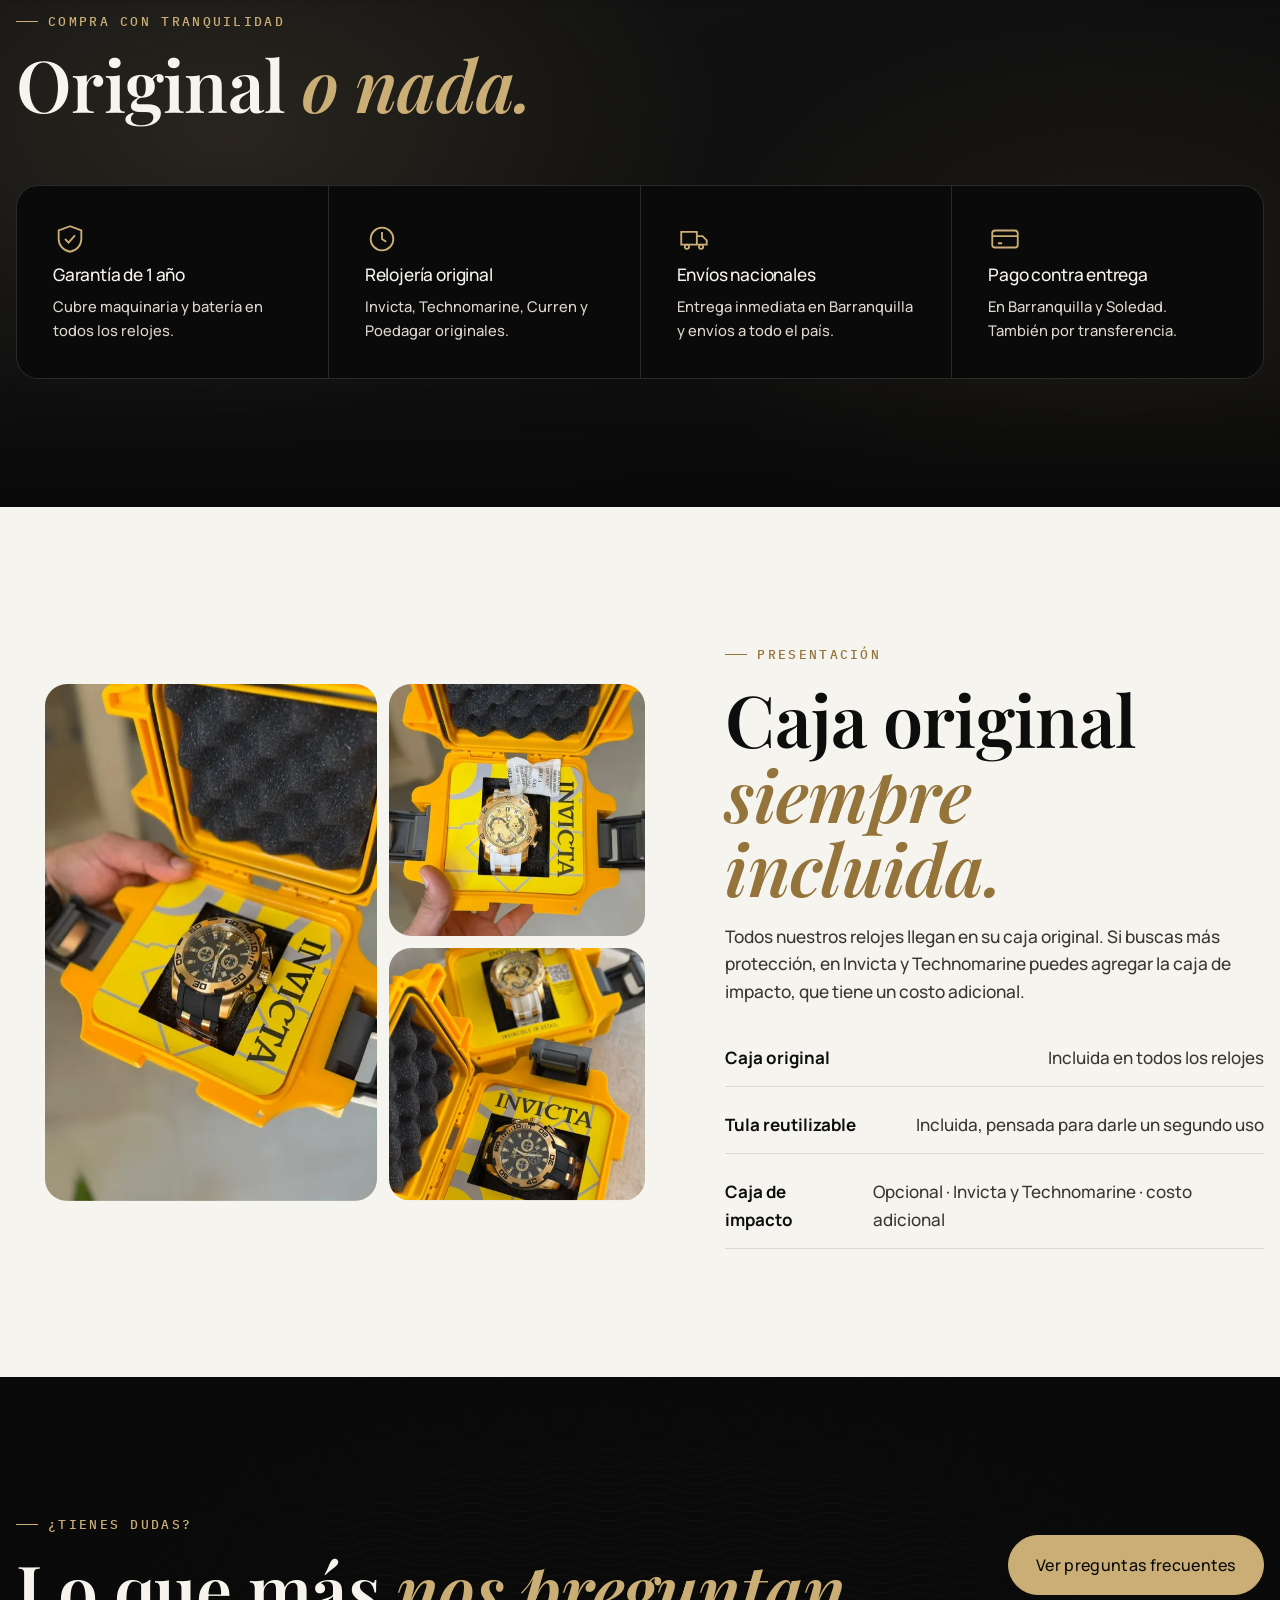
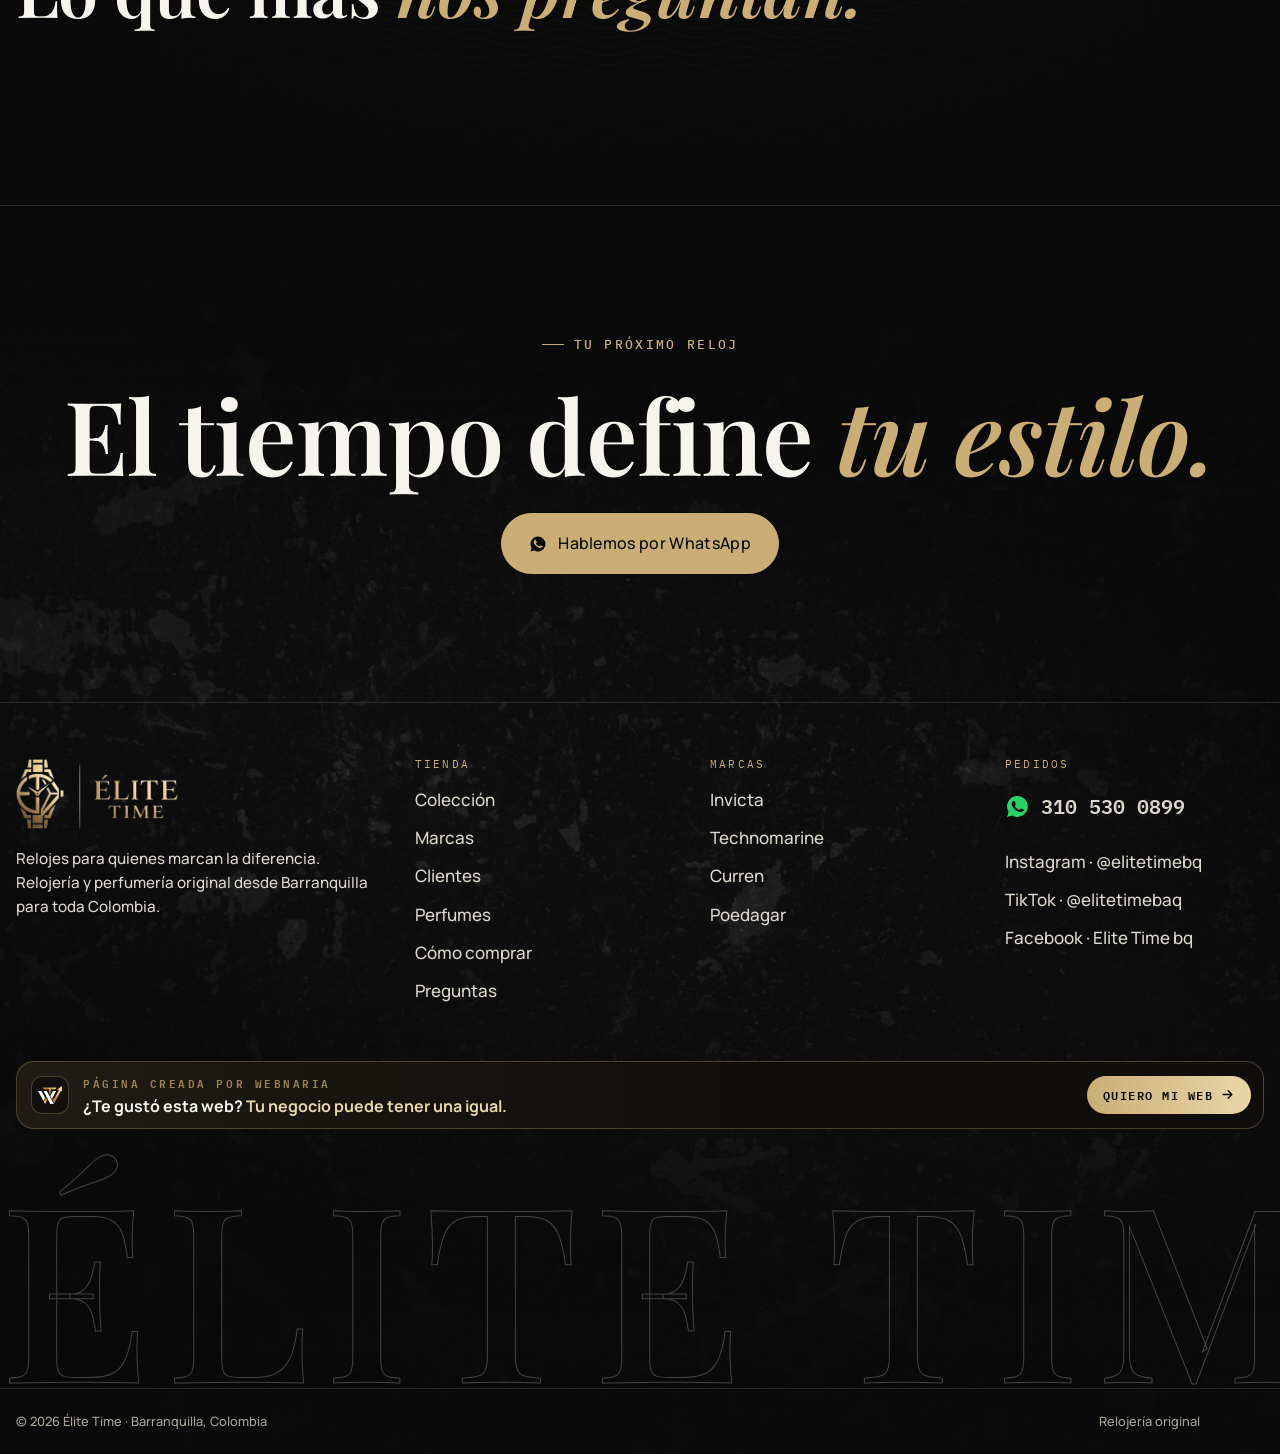
<file: comprar.html>
<!doctype html>
<html lang="es">
<head>
<meta charset="utf-8">
<meta name="viewport" content="width=device-width,initial-scale=1,viewport-fit=cover">
<title>Cómo comprar · Élite Time</title>
<meta name="description" content="Cómo pedir tu reloj en Élite Time: pasos, garantía de 1 año, cajas originales, envíos a toda Colombia y pago contra entrega.">
<meta name="theme-color" content="#0a0a0a">
<link rel="icon" href="img/marca/logo.webp">
<link rel="preconnect" href="https://fonts.googleapis.com"><link rel="preconnect" href="https://fonts.gstatic.com" crossorigin>
<link rel="stylesheet" href="https://fonts.googleapis.com/css2?family=Playfair+Display:ital,wght@0,400..800;1,400..700&family=Manrope:wght@400;500;600;700&family=IBM+Plex+Mono:wght@400;500;600&display=swap">
<link rel="preconnect" href="https://elite-time-panel.pages.dev" crossorigin>
<link rel="stylesheet" href="assets/css/elite.css">
<style>
.timeline{position:relative;display:grid;gap:clamp(40px,6vw,80px);padding-left:clamp(60px,9vw,140px)}
.timeline .rail{position:absolute;left:clamp(22px,4vw,56px);top:10px;bottom:10px;width:1px;background:var(--line)}
.timeline .rail i{position:absolute;inset:0;background:linear-gradient(var(--gold),var(--gold-2));transform-origin:top;transform:scaleY(0)}
.tstep{position:relative;display:grid;grid-template-columns:1fr 1fr;gap:clamp(20px,4vw,60px);align-items:center}
@media (max-width:800px){.tstep{grid-template-columns:1fr}}
.tstep .dot{position:absolute;left:calc(-1 * clamp(60px,9vw,140px) + clamp(22px,4vw,56px) - 22px);top:0;width:44px;height:44px;border-radius:50%;border:1px solid var(--gold-2);background:var(--ink);display:grid;place-items:center;font-family:var(--f-display);font-style:italic;color:var(--gold);font-size:1.3rem}
.tstep h3{font-size:clamp(1.9rem,3.6vw,3rem);margin:12px 0 14px}
.tstep .card{border:1px solid var(--line);border-radius:var(--r-lg);background:var(--ink-2);padding:clamp(20px,3vw,32px);display:grid;gap:12px}
.mock{border-radius:18px;background:#0e1411;border:1px solid #23302a;padding:14px;display:grid;gap:8px;font-size:.85rem;max-width:340px}
.mock .b{background:#1d3a2d;color:#e3efe8;border-radius:12px 12px 2px 12px;padding:10px 12px;justify-self:end;max-width:90%}
.mock .a{background:#1c2420;color:#cfd8d3;border-radius:12px 12px 12px 2px;padding:10px 12px;max-width:90%}
.boxes{display:grid;grid-template-columns:1.1fr .9fr;gap:clamp(20px,4vw,60px);align-items:center}
@media (max-width:860px){.boxes{grid-template-columns:1fr}}
.boxes figure{margin:0}
.boxes img{width:100%;border-radius:var(--r-lg)}
.igal{display:grid;grid-template-columns:1.3fr 1fr;grid-template-rows:1fr 1fr;gap:12px;max-width:600px;width:100%;justify-self:center}
.igal figure{position:relative;overflow:hidden;border-radius:var(--r-lg);margin:0}
.igal figure:first-child{grid-row:span 2}
.igal img{position:absolute;inset:0;width:100%;height:100%;object-fit:cover;border-radius:0}
.igal figure:first-child{aspect-ratio:9/14}
.faqcta{display:flex;justify-content:space-between;align-items:center;gap:24px;flex-wrap:wrap}
.btypes{display:grid;gap:10px;margin-top:24px}
.btypes div{display:flex;justify-content:space-between;gap:16px;border-bottom:1px solid var(--line);padding:14px 0}
.btypes span{color:var(--mute)}
.pillars{display:grid;grid-template-columns:repeat(4,1fr);gap:1px;background:var(--line);border:1px solid var(--line);border-radius:var(--r-lg);overflow:hidden}
@media (max-width:900px){.pillars{grid-template-columns:1fr 1fr}}
@media (max-width:520px){.pillars{grid-template-columns:1fr}}
.pillars div{background:var(--ink);padding:clamp(22px,3vw,36px);display:grid;gap:10px;align-content:start;transition:background .4s}
.pillars div:hover{background:var(--ink-2)}
.pillars svg{width:34px;height:34px;color:var(--gold)}
.pillars h3{font-family:var(--f-body);font-weight:500;font-size:1.08rem}
.pillars p{margin:0;color:var(--mute);font-size:.92rem}
.faq{display:grid;grid-template-columns:.8fr 1.2fr;gap:clamp(24px,5vw,80px)}
@media (max-width:860px){.faq{grid-template-columns:1fr}}
details{border-top:1px solid var(--line)}
details:last-of-type{border-bottom:1px solid var(--line)}
summary{list-style:none;display:flex;justify-content:space-between;gap:20px;align-items:center;padding:22px 0;cursor:pointer;font-family:var(--f-display);font-size:clamp(1.15rem,2vw,1.5rem)}
summary::-webkit-details-marker{display:none}
summary::after{content:"+";flex:none;width:36px;height:36px;border-radius:50%;border:1px solid var(--line-2);display:grid;place-items:center;font-family:var(--f-mono);font-size:1rem;color:var(--gold);transition:transform .5s var(--ease),background .3s}
details[open] summary::after{transform:rotate(45deg);background:var(--ink-3)}
details .ans{overflow:hidden}
details p{margin:0 0 22px;color:var(--mute);max-width:60ch}
</style>
</head>
<body>
<main>
  <section class="page-hero bg-tex">
    <div class="bgword" aria-hidden="true" data-parallax=".15">Comprar</div>
    <div class="wrap">
      <nav class="crumbs" aria-label="Ruta" data-reveal><a href="index.html">Inicio</a><span>Cómo comprar</span></nav>
      <h1 class="h-xl" data-split>Pide tu reloj en <em class="gold">2 pasos.</em></h1>
      <p class="lead" data-reveal=".2">Sin registros ni formularios largos. Eliges, nos escribes y lo recibes con garantía de 1 año.</p>
    </div>
  </section>

  <section class="sec light">
    <div class="wrap timeline" id="tl">
      <div class="rail"><i id="railFill"></i></div>
      <div class="tstep">
        <div><span class="dot">1</span><span class="eyebrow">Elige</span><h3 data-split>Escoge tu reloj y escríbenos.</h3><p class="lead" data-reveal>Agrega relojes al carrito o toca «Comprar ahora» en cualquier reloj. WhatsApp se abre con el modelo y el precio ya escritos.</p></div>
        <div class="card" data-reveal><div class="mock"><div class="b">Hola Élite Time, quiero comprar 1 × Invicta Pro Diver 0073 ($580.000). ¿Está disponible?</div><div class="a">¡Hola! Sí, lo tenemos disponible ⌚</div></div></div>
      </div>
      <div class="tstep">
        <div><span class="dot">2</span><span class="eyebrow">Recibe</span><h3 data-split>Lo recibes en su caja original.</h3><p class="lead" data-reveal>Enviamos cada reloj en su caja original, dentro de nuestra tula reutilizable. Entrega inmediata en Barranquilla y envío a cualquier ciudad de Colombia. Pagas contra entrega en Barranquilla y Soledad, o por transferencia.</p></div>
        <figure class="reveal-img" style="margin:0;aspect-ratio:4/3"><img src="img/tula/tula.webp" srcset="img/tula/tula-700.webp 700w, img/tula/tula.webp 1050w" sizes="(max-width:900px) 92vw, 45vw" decoding="async" alt="Tulas reutilizables Élite Time en las que se entrega cada reloj" loading="lazy" style="width:100%;height:100%;object-fit:cover;object-position:center 30%"></figure>
      </div>
    </div>
  </section>

  <section class="sec bg-gold">
    <div class="wrap">
      <div class="sec-head"><div><span class="eyebrow">Compra con tranquilidad</span><h2 class="h-lg" data-split>Original <em class="gold">o nada.</em></h2></div></div>
      <div class="pillars" data-stagger>
        <div><svg viewBox="0 0 24 24" fill="none" stroke="currentColor" stroke-width="1.3"><path d="M12 3 4 6v6c0 4.5 3.4 8.3 8 9 4.6-.7 8-4.5 8-9V6l-8-3Z"/><path d="m8.5 12 2.5 2.5 4.5-5"/></svg><h3>Garantía de 1 año</h3><p>Cubre maquinaria y batería en todos los relojes.</p></div>
        <div><svg viewBox="0 0 24 24" fill="none" stroke="currentColor" stroke-width="1.3"><circle cx="12" cy="12" r="8"/><path d="M12 7v5l3 2"/></svg><h3>Relojería original</h3><p>Invicta, Technomarine, Curren y Poedagar originales.</p></div>
        <div><svg viewBox="0 0 24 24" fill="none" stroke="currentColor" stroke-width="1.3"><path d="M3 7h11v9H3zM14 10h4l3 3v3h-7"/><circle cx="7" cy="17.5" r="1.5"/><circle cx="17" cy="17.5" r="1.5"/></svg><h3>Envíos nacionales</h3><p>Entrega inmediata en Barranquilla y envíos a todo el país.</p></div>
        <div><svg viewBox="0 0 24 24" fill="none" stroke="currentColor" stroke-width="1.3"><rect x="3" y="6" width="18" height="12" rx="2"/><path d="M3 10h18M7 15h3"/></svg><h3>Pago contra entrega</h3><p>En Barranquilla y Soledad. También por transferencia.</p></div>
      </div>
    </div>
  </section>

  <section class="sec light">
    <div class="wrap boxes">
      <div class="igal">
        <figure class="reveal-img"><img src="img/marca/impacto-1.webp" srcset="img/marca/impacto-1-500.webp 500w, img/marca/impacto-1.webp 720w" sizes="(max-width:900px) 55vw, 340px" decoding="async" alt="Caja de impacto Invicta abierta con un reloj dorado de correa negra" loading="lazy"></figure>
        <figure class="reveal-img"><img src="img/marca/impacto-2.webp" srcset="img/marca/impacto-2-500.webp 500w, img/marca/impacto-2.webp 720w" sizes="(max-width:900px) 40vw, 240px" decoding="async" alt="Caja de impacto Invicta con un reloj dorado de correa blanca" loading="lazy"></figure>
        <figure class="reveal-img"><img src="img/marca/impacto-3.webp" srcset="img/marca/impacto-3-500.webp 500w, img/marca/impacto-3.webp 720w" sizes="(max-width:900px) 40vw, 240px" decoding="async" alt="Dos cajas de impacto Invicta abiertas con sus relojes" loading="lazy"></figure>
      </div>
      <div>
        <span class="eyebrow">Presentación</span>
        <h2 class="h-lg" data-split style="margin-top:16px">Caja original <em class="gold">siempre incluida.</em></h2>
        <p class="lead" data-reveal style="margin-top:18px">Todos nuestros relojes llegan en su caja original. Si buscas más protección, en Invicta y Technomarine puedes agregar la caja de impacto, que tiene un costo adicional.</p>
        <div class="btypes" data-stagger><div><b>Caja original</b><span>Incluida en todos los relojes</span></div><div><b>Tula reutilizable</b><span>Incluida, pensada para darle un segundo uso</span></div><div><b>Caja de impacto</b><span>Opcional · Invicta y Technomarine · costo adicional</span></div></div>
      </div>
    </div>
  </section>

  <section class="sec bg-waves">
    <div class="wrap faqcta">
      <div><span class="eyebrow">¿Tienes dudas?</span><h2 class="h-lg" data-split style="margin-top:16px">Lo que más <em class="gold">nos preguntan.</em></h2></div>
      <a class="btn" href="preguntas.html" data-magnetic>Ver preguntas frecuentes</a>
    </div>
  </section>
</main>

<script src="assets/js/vendor/gsap-3.12.5.min.js"></script>
<script src="assets/js/vendor/ScrollTrigger-3.12.5.min.js"></script>
<script src="assets/js/vendor/lenis-1.1.13.min.js"></script>
<script src="assets/js/elite.js"></script>
<script>
Elite.ready(d => {
  const {$, $$, reduce} = Elite;
  if (window.gsap && window.ScrollTrigger && !reduce) {
    gsap.to('#railFill', { scaleY: 1, ease: 'none', scrollTrigger: { trigger: '#tl', start: 'top 70%', end: 'bottom 70%', scrub: true } });
    $$('.tstep .dot').forEach(dt => gsap.from(dt, { scale: 0, rotate: -90, duration: .9, ease: 'back.out(2)', scrollTrigger: { trigger: dt, start: 'top 80%' } }));
  } else $('#railFill').style.transform = 'none';
});
</script>
</body>
</html>
</file>
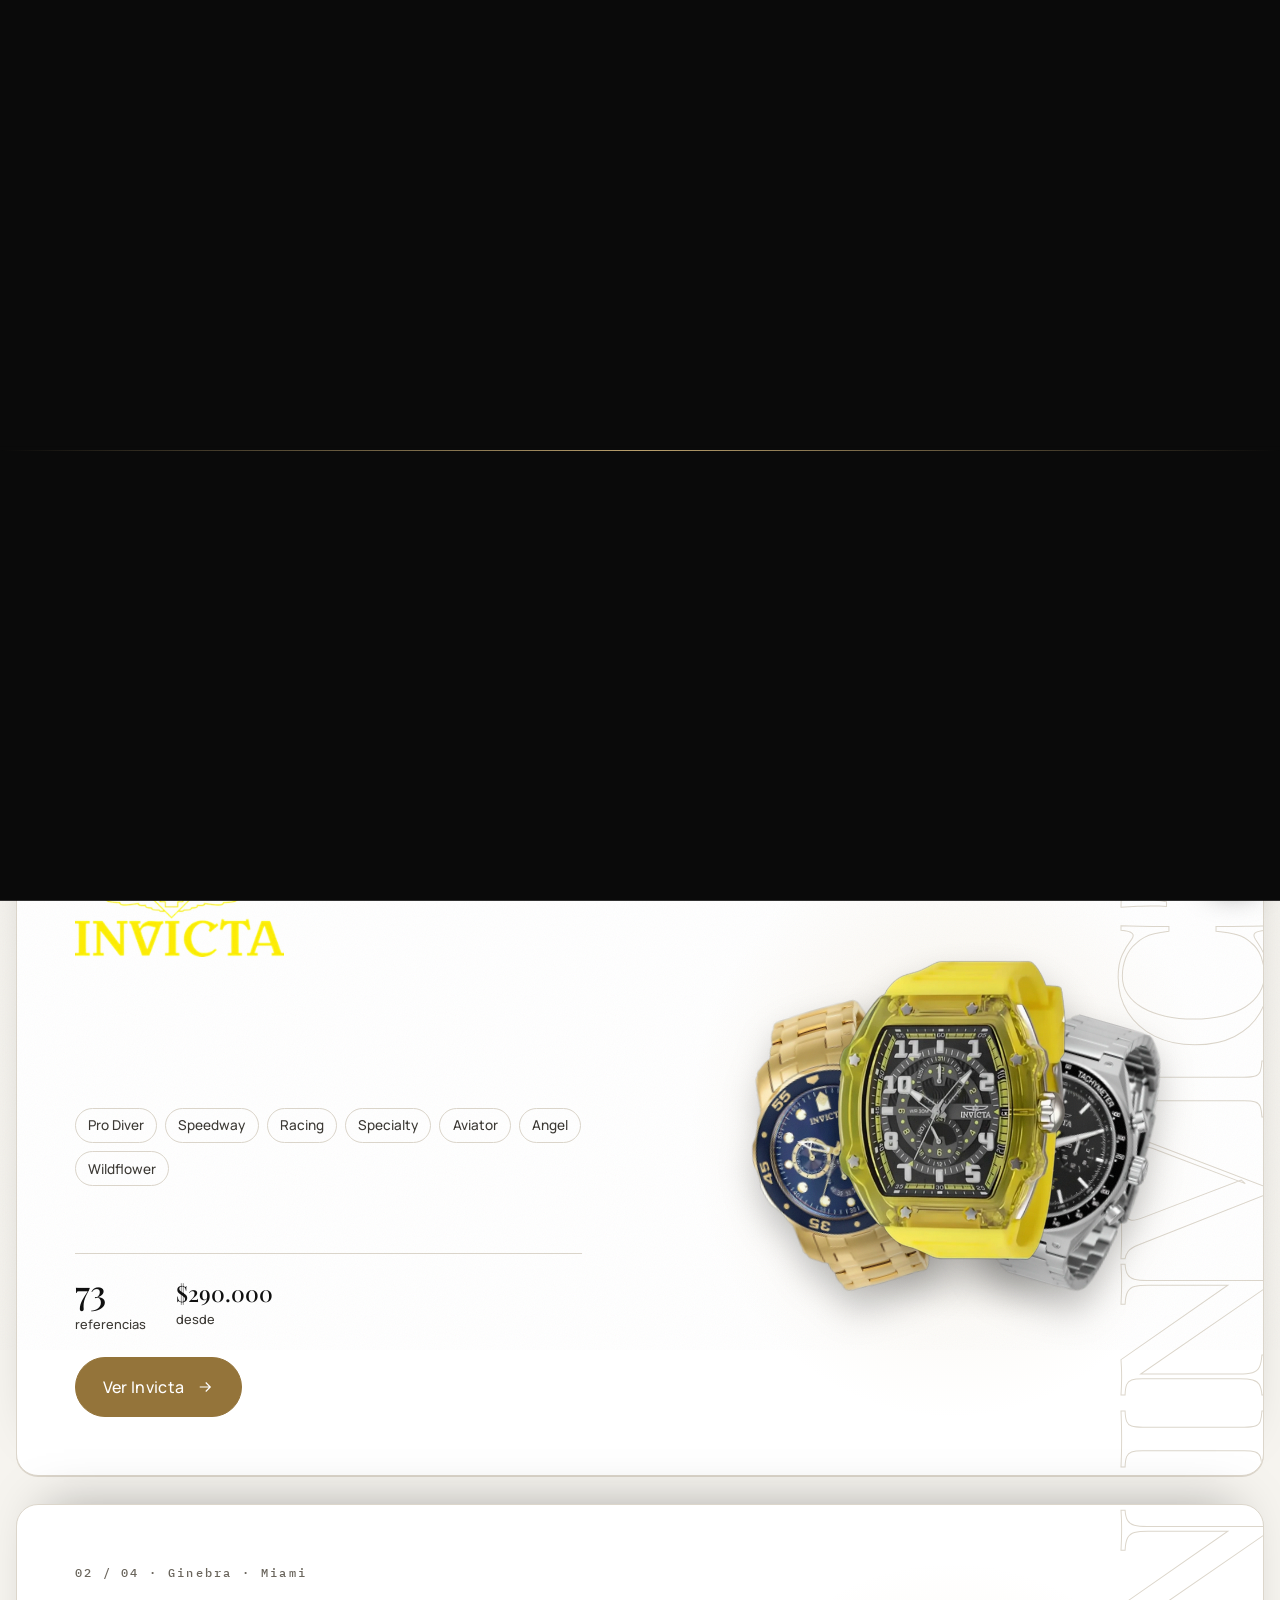
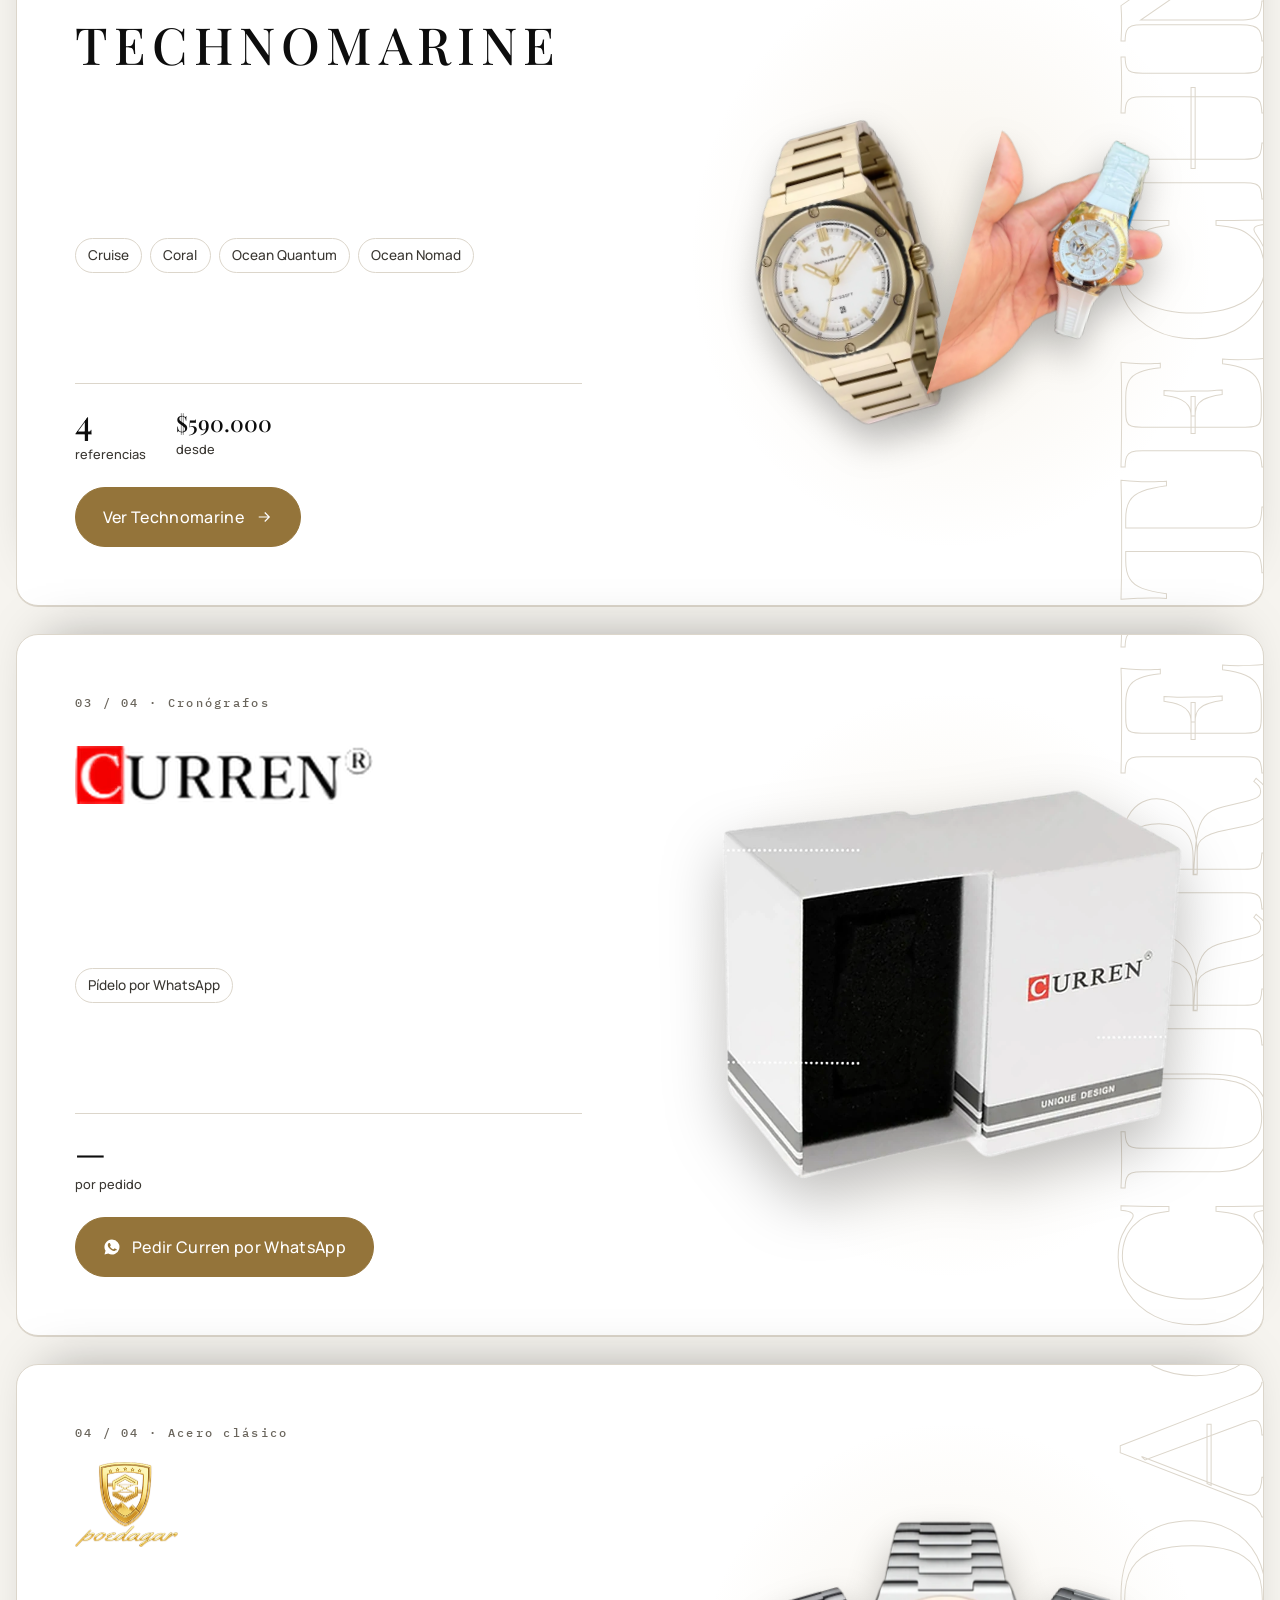
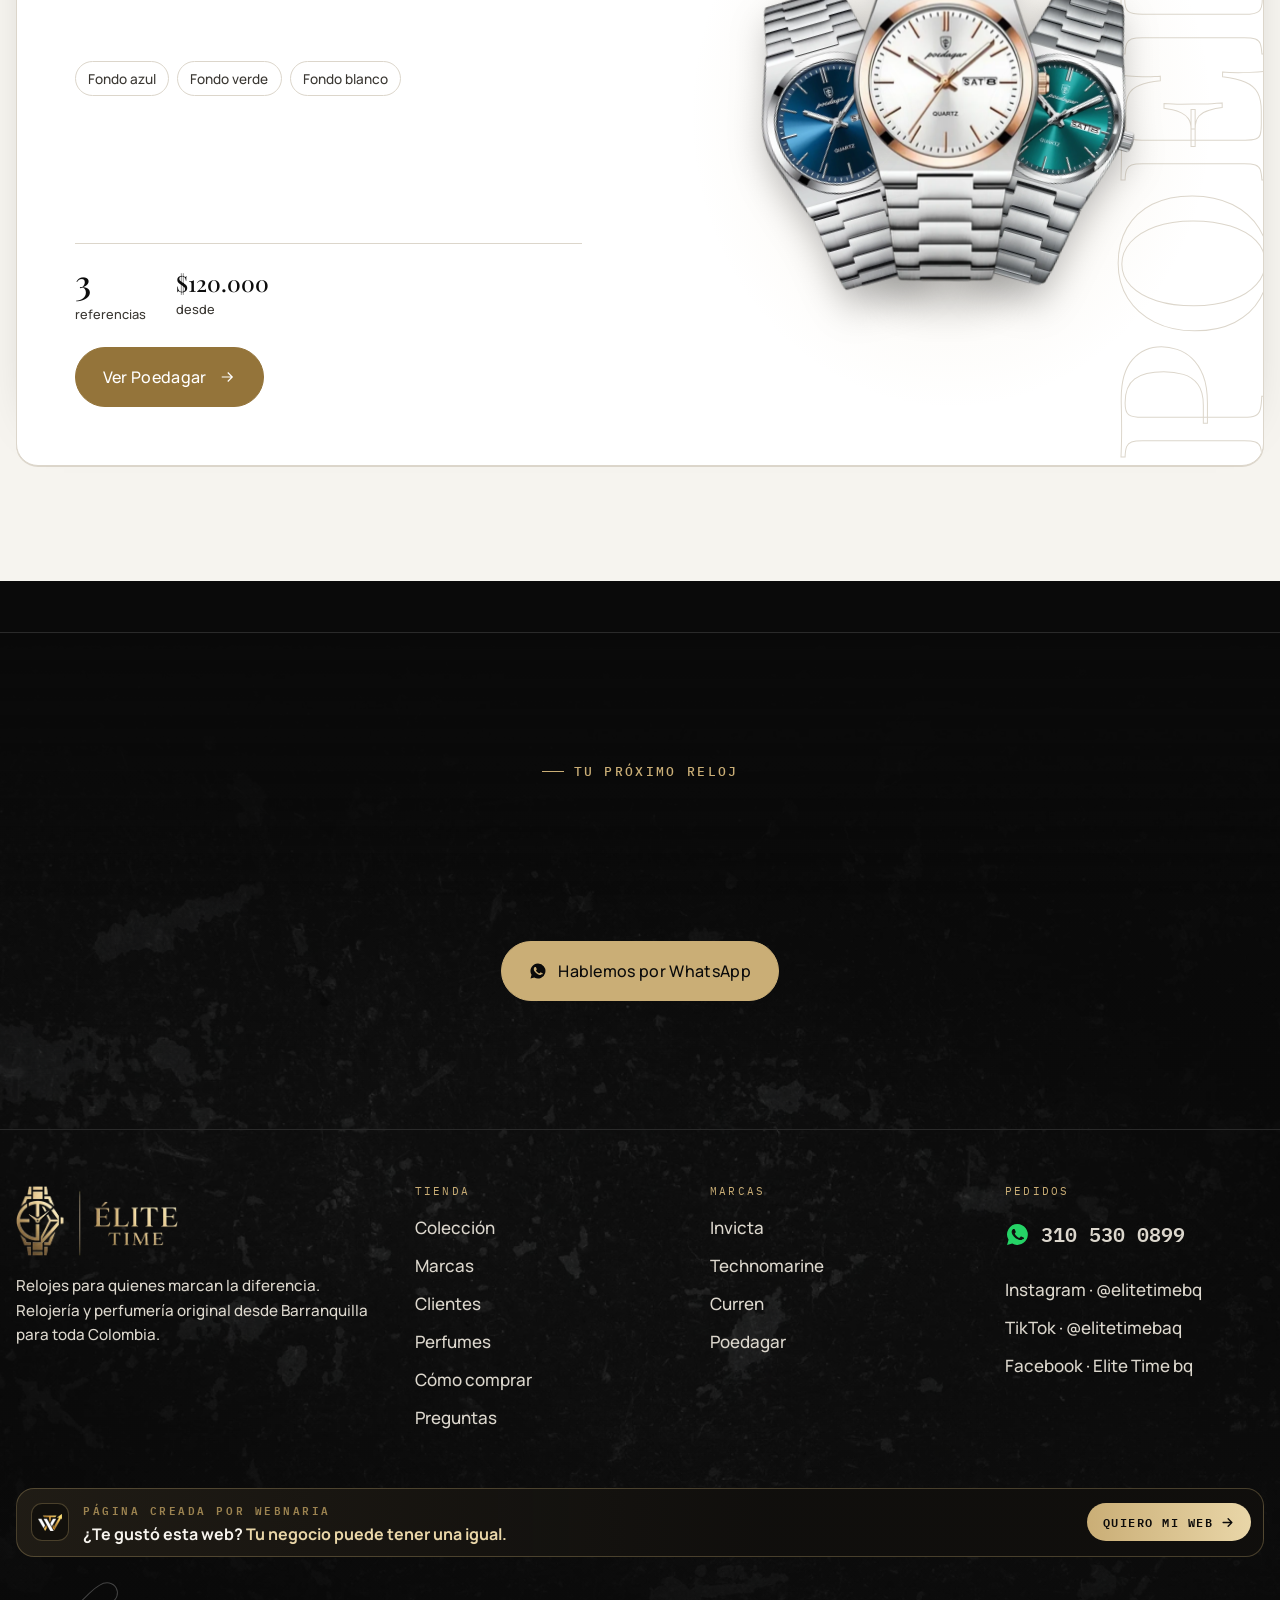
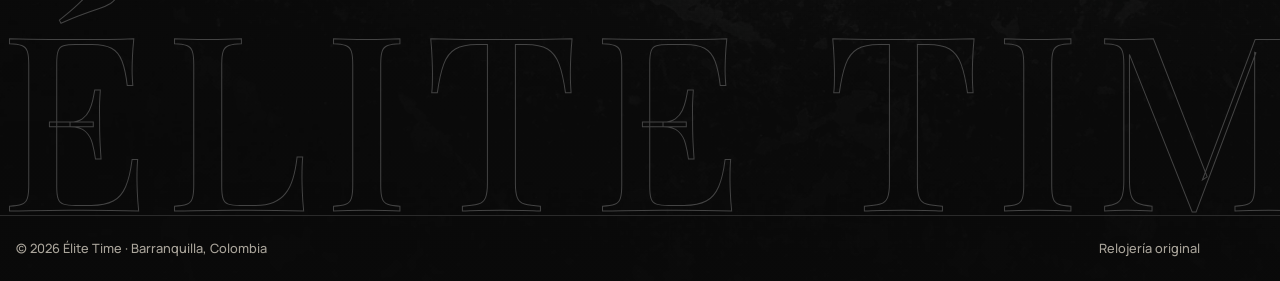
<file: marcas.html>
<!doctype html>
<html lang="es">
<head>
<meta charset="utf-8">
<meta name="viewport" content="width=device-width,initial-scale=1,viewport-fit=cover">
<title>Marcas · Élite Time</title>
<meta name="description" content="Invicta, Technomarine, Curren y Poedagar originales en Élite Time, Barranquilla.">
<meta name="theme-color" content="#0a0a0a">
<link rel="icon" href="img/marca/logo.webp">
<link rel="preconnect" href="https://fonts.googleapis.com"><link rel="preconnect" href="https://fonts.gstatic.com" crossorigin>
<link rel="stylesheet" href="https://fonts.googleapis.com/css2?family=Playfair+Display:ital,wght@0,400..800;1,400..700&family=Manrope:wght@400;500;600;700&family=IBM+Plex+Mono:wght@400;500;600&display=swap">
<link rel="preconnect" href="https://elite-time-panel.pages.dev" crossorigin>
<link rel="stylesheet" href="assets/css/elite.css">
<style>
.bnav{display:flex;gap:10px;flex-wrap:wrap;margin-top:34px}
.stack{display:grid;gap:clamp(18px,3vw,28px);padding-bottom:clamp(70px,9vw,130px)}
.bpanel{position:sticky;top:calc(var(--head-h) + 24px);min-height:min(78vh,720px);border-radius:var(--r-lg);border:1px solid var(--line);overflow:hidden;display:grid;grid-template-columns:1fr 1fr;isolation:isolate;background:var(--ink-2);box-shadow:0 -30px 60px -30px rgba(0,0,0,.8);transform-origin:top center}
/* todas las tarjetas en blanco */
.bpanel{background:#fff;box-shadow:0 -24px 50px -30px rgba(0,0,0,.35),0 1px 0 var(--line)}
@media (max-width:900px){.bpanel{grid-template-columns:1fr;position:relative;top:0;min-height:0}}
.bpanel .txt{padding:clamp(26px,4.5vw,64px);display:flex;flex-direction:column;gap:20px;position:relative;z-index:2}
.bpanel .idx{font-family:var(--f-mono);font-size:.72rem;letter-spacing:.2em;color:var(--dim)}
.bpanel .lg{height:clamp(56px,7vw,86px);display:flex;align-items:center}
.bpanel .lg img{max-height:100%;width:auto}
.bpanel .wd{font-family:var(--f-display);font-size:clamp(2rem,4vw,3.4rem);letter-spacing:.12em}
.bpanel h2{font-size:clamp(1.5rem,2.5vw,2.3rem);line-height:1.15}
.bpanel .lines{display:flex;flex-wrap:wrap;gap:8px}
.bpanel .lines a{font-size:.85rem;border:1px solid var(--line);border-radius:999px;padding:.4em .9em;text-decoration:none;color:var(--mute);transition:.3s}
.bpanel .lines a:hover{border-color:var(--gold);color:var(--gold)}
.bpanel .meta{display:flex;gap:30px;margin-top:auto;padding-top:20px;border-top:1px solid var(--line)}
.bpanel .meta b{display:block;font-family:var(--f-display);font-weight:500;font-size:2.2rem;line-height:1}
.bpanel .meta span{font-size:.8rem;color:var(--mute)}
.bpanel .vis{position:relative;display:grid;place-items:center;min-height:clamp(320px,40vw,560px);background:radial-gradient(60% 60% at 50% 50%,rgba(202,174,118,.16),transparent 70%)}
.bpanel .vis .bg{position:absolute;inset:0;display:grid;place-items:center;font-family:var(--f-display);font-size:clamp(6rem,16vw,15rem);color:transparent;-webkit-text-stroke:1px var(--line);line-height:.8;writing-mode:vertical-rl;transform:rotate(180deg);pointer-events:none;justify-self:end;padding-right:10px}
.fan{position:relative;width:min(80%,440px);aspect-ratio:1}
.fan a{position:absolute;inset:0;margin:auto;width:52%;height:82%;transition:transform 1s var(--ease)}
.fan img{width:100%;height:100%;object-fit:contain;filter:drop-shadow(0 22px 22px rgba(0,0,0,.28))}
.fan a:nth-child(1){transform:translate(-46%,6%) rotate(-16deg) scale(.82)}
.fan a:nth-child(2){transform:translate(46%,6%) rotate(16deg) scale(.82)}
.fan a:nth-child(3){transform:translate(0,-4%);z-index:2}
.bpanel:hover .fan a:nth-child(1){transform:translate(-60%,4%) rotate(-22deg) scale(.86)}
.bpanel:hover .fan a:nth-child(2){transform:translate(60%,4%) rotate(22deg) scale(.86)}
.bpanel:hover .fan a:nth-child(3){transform:translate(0,-8%) scale(1.05)}
.fan .solo{width:70%;transform:none!important}
.curren-box{width:min(86%,460px);filter:drop-shadow(0 24px 30px rgba(0,0,0,.25))}
</style>
</head>
<body>
<main>
  <section class="page-hero bg-rosette">
    <div class="bgword" aria-hidden="true" data-parallax=".15">Marcas</div>
    <div class="wrap">
      <nav class="crumbs" aria-label="Ruta" data-reveal><a href="index.html">Inicio</a><span>Marcas</span></nav>
      <h1 class="h-xl" data-split>Cuatro casas, <em class="gold">un estándar.</em></h1>
      <p class="lead" data-reveal=".2">Trabajamos solo relojería original. Conoce cada marca, sus líneas y los modelos que tenemos disponibles hoy.</p>
      <div class="bnav" id="bnav" data-stagger></div>
    </div>
  </section>
  <section class="light" style="padding-top:clamp(40px,6vw,80px)"><div class="wrap stack" id="stack"></div></section>
</main>

<script src="assets/js/vendor/gsap-3.12.5.min.js"></script>
<script src="assets/js/vendor/ScrollTrigger-3.12.5.min.js"></script>
<script src="assets/js/vendor/lenis-1.1.13.min.js"></script>
<script src="assets/js/elite.js"></script>
<script>
Elite.ready(d => {
  const {$, $$, esc, fmt, BRANDS, ICON} = Elite, P = d.productos;
  const B = Object.entries(BRANDS);
  $('#bnav').innerHTML = B.map(([b, i]) => `<a class="chip" href="#${i.slug}">${b}</a>`).join('');
  $('#stack').innerHTML = B.map(([b, i], k) => {
    const L = P.filter(p => p.marca === b), pr = L.filter(p => p.precio).map(p => p.precio);
    const pick = [...L.filter(p => p.destacado), ...L].filter((v, j, a) => a.indexOf(v) === j).slice(0, 3);
    const vis = b === 'Curren' ? `<img class="curren-box" src="img/marca/caja-curren.webp" alt="Caja original Curren">`
      : `<div class="fan">${pick.map(p => `<a href="${Elite.url(p)}" data-cursor="Ver">${Elite.img(p.imagen, p.marca + ' ' + p.modelo, '240px', 'loading="lazy"')}</a>`).join('')}</div>`;
    return `<article class="bpanel" id="${i.slug}">
      <div class="txt">
        <span class="idx">0${k + 1} / 0${B.length} · ${esc(i.since)}</span>
        <div class="lg">${i.logo ? `<img src="${i.logo.replace('-blanco', '')}" alt="${b}">` : `<span class="wd">${i.word}</span>`}</div>
        <h2 data-split>${esc(i.line)}</h2>
        <div class="lines">${i.lines.map(l => `<a href="coleccion.html#${b === 'Poedagar' ? i.slug : L.length ? l.toLowerCase().replace(/\s+/g, '-') : ''}">${esc(l)}</a>`).join('')}</div>
        <div class="meta">
          <div><b>${L.length || '—'}</b><span>${L.length ? 'referencias' : 'por pedido'}</span></div>
          ${pr.length ? `<div><b class="mono" style="font-size:1.4rem;padding-top:.5rem">${fmt(Math.min(...pr))}</b><span>desde</span></div>` : ''}
        </div>
        <div>${L.length ? `<a class="btn" href="coleccion.html#${i.slug}" data-magnetic>Ver ${b} ${ICON.arrow}</a>` : `<a class="btn" href="${Elite.wa('Hola Élite Time, quiero información sobre relojes ' + b + '.')}" target="_blank" rel="noopener">${ICON.wa}Pedir ${b} por WhatsApp</a>`}</div>
      </div>
      <div class="vis"><div class="bg" aria-hidden="true">${esc(b.toUpperCase())}</div>${vis}</div>
    </article>`;
  }).join('');
  /* efecto de cartas apiladas: la anterior se encoge al llegar la siguiente */
  if (window.gsap && window.ScrollTrigger && !Elite.reduce && innerWidth > 900) {
    const cards = $$('.bpanel');
    cards.forEach((c, i) => { if (i === cards.length - 1) return; gsap.fromTo(c, { scale: 1, filter: 'brightness(1)' }, { scale: .92, filter: 'brightness(.8)', ease: 'none', scrollTrigger: { trigger: cards[i + 1], start: 'top bottom', end: 'top top+=120', scrub: true } }) });
    $$('.fan').forEach(f => gsap.from(f.children, { y: 120, opacity: 0, rotate: 0, stagger: .1, duration: 1.2, ease: 'expo.out', scrollTrigger: { trigger: f, start: 'top 80%' } }));
  }
  if (location.hash) setTimeout(() => { const t = $(location.hash); t && (Elite.lenis ? Elite.lenis.scrollTo(t, { offset: -100, immediate: true }) : t.scrollIntoView()) }, 300);
});
</script>
</body>
</html>
</file>
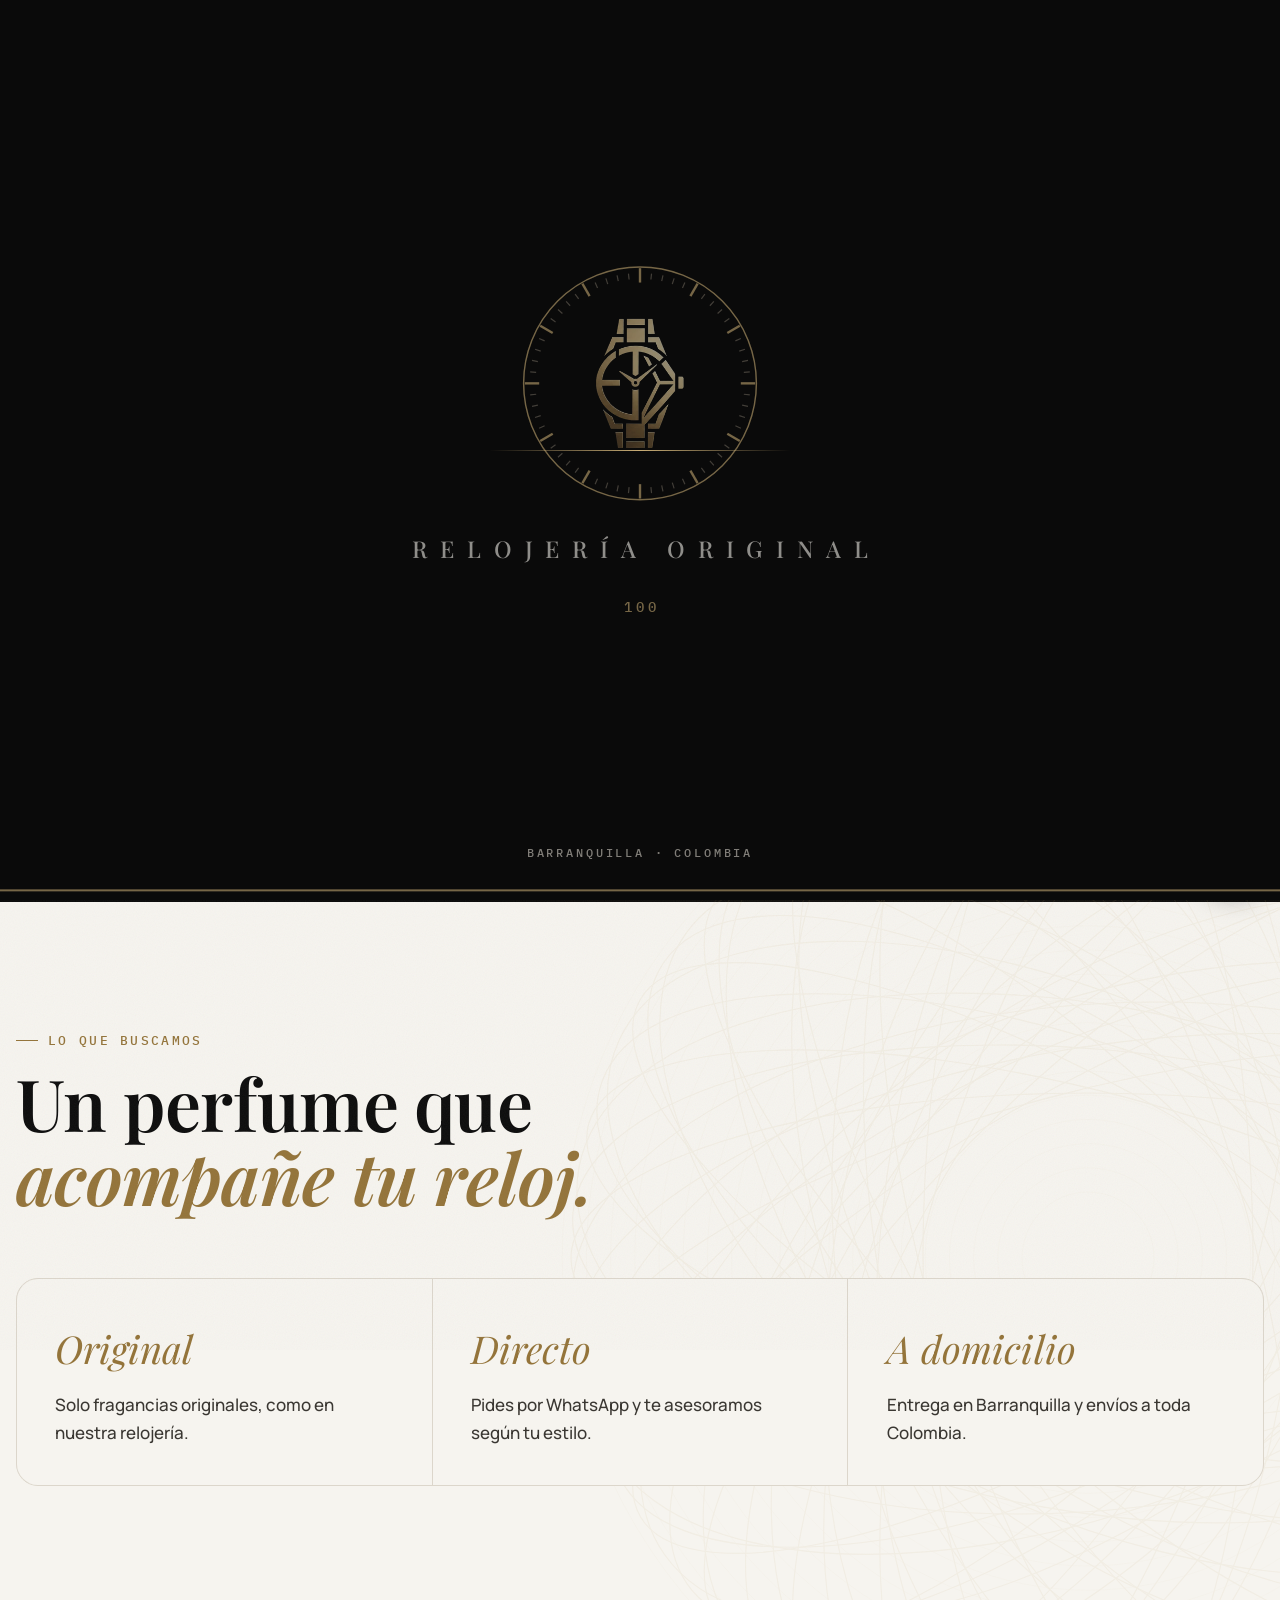
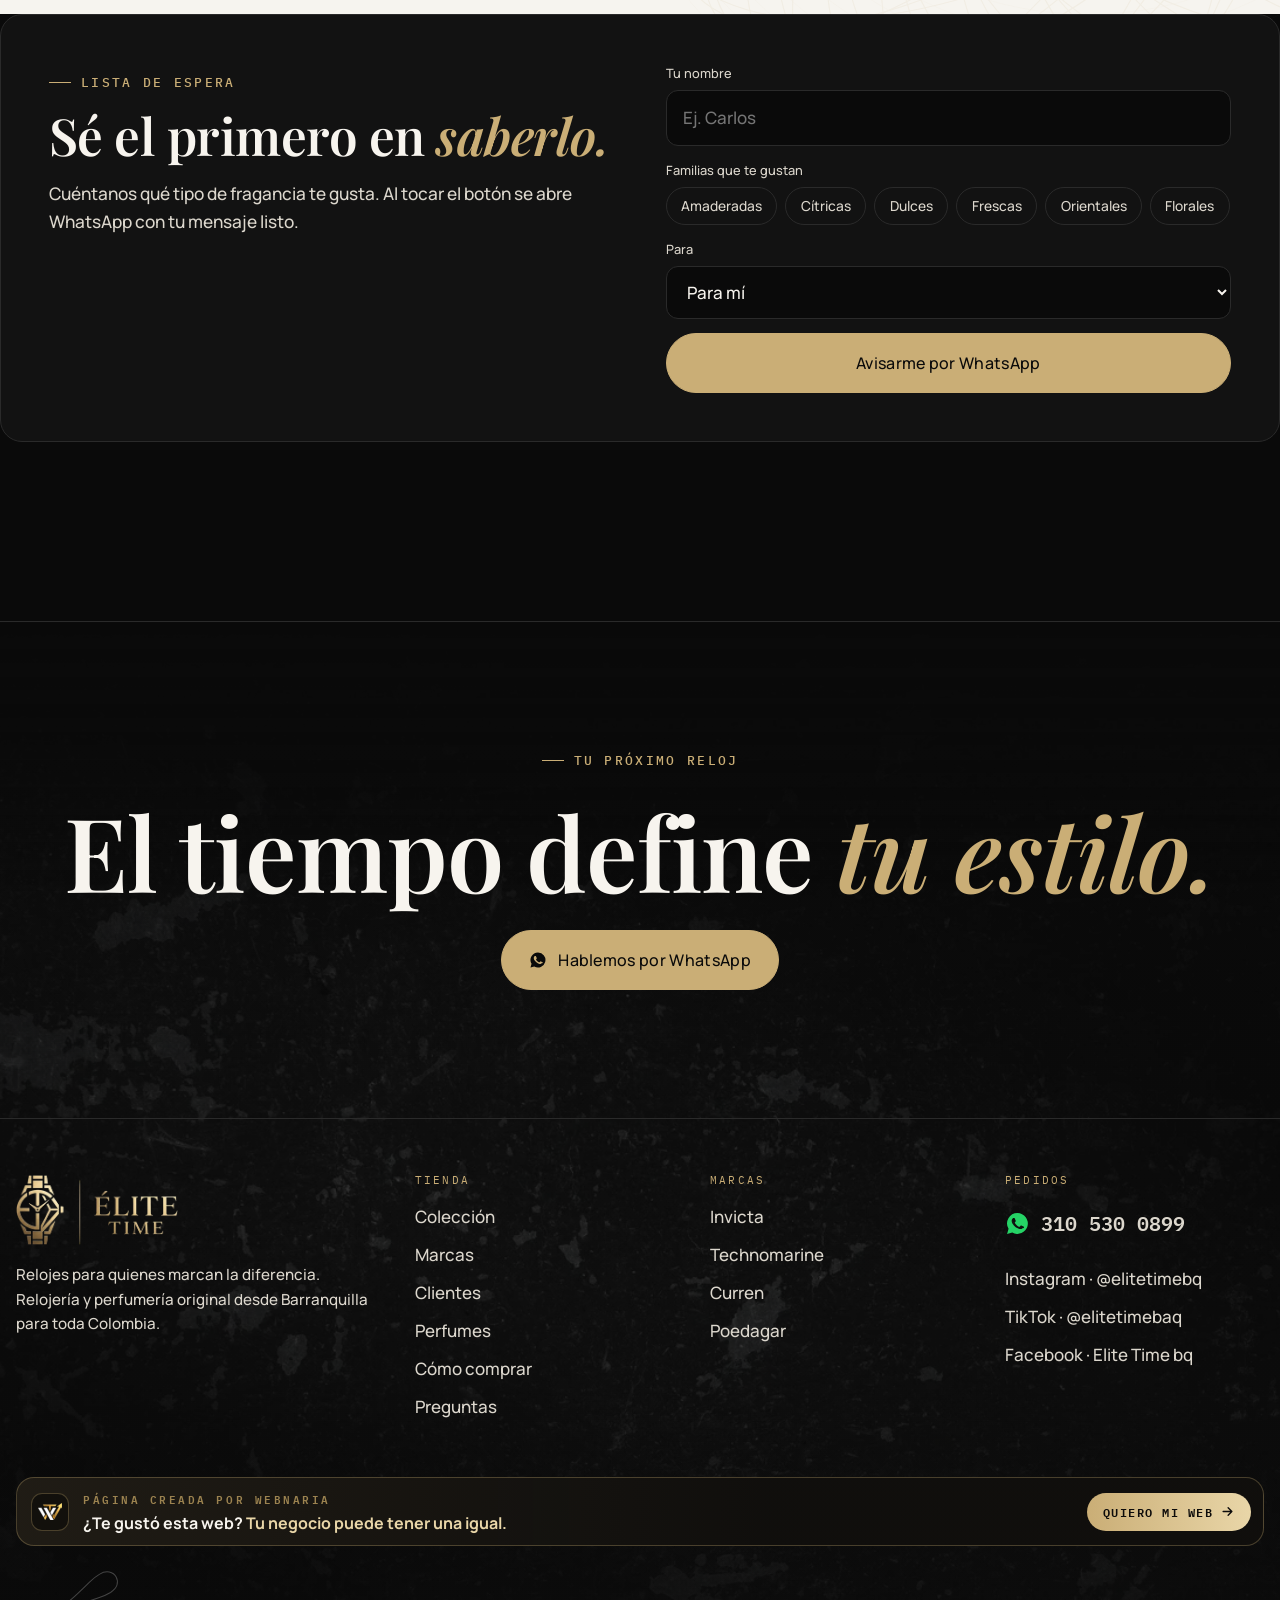
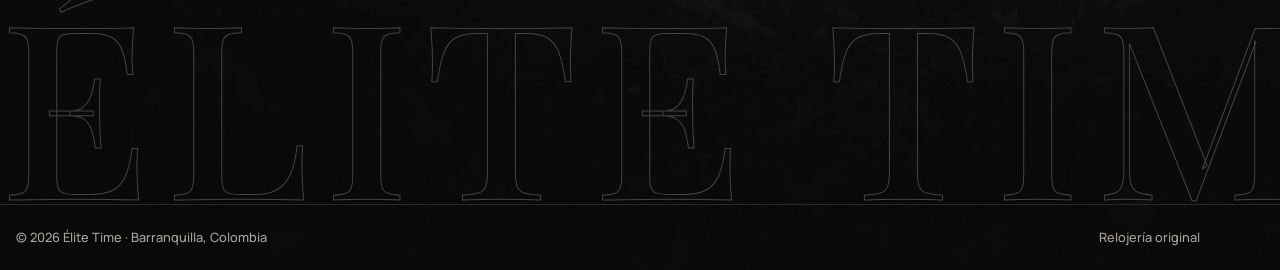
<file: perfumes.html>
<!doctype html>
<html lang="es">
<head>
<meta charset="utf-8">
<meta name="viewport" content="width=device-width,initial-scale=1,viewport-fit=cover">
<title>Perfumes · Élite Time</title>
<meta name="description" content="Muy pronto: perfumería original en Élite Time, Barranquilla.">
<meta name="theme-color" content="#0a0a0a">
<link rel="icon" href="img/marca/logo.webp">
<link rel="preconnect" href="https://fonts.googleapis.com"><link rel="preconnect" href="https://fonts.gstatic.com" crossorigin>
<link rel="stylesheet" href="https://fonts.googleapis.com/css2?family=Playfair+Display:ital,wght@0,400..800;1,400..700&family=Manrope:wght@400;500;600;700&family=IBM+Plex+Mono:wght@400;500;600&display=swap">
<link rel="preconnect" href="https://elite-time-panel.pages.dev" crossorigin>
<link rel="stylesheet" href="assets/css/elite.css">
<style>
.ph{position:relative;min-height:min(calc(100svh - 110px),860px);display:grid;align-items:center;overflow:hidden;isolation:isolate}
.ph canvas{position:absolute;inset:0;z-index:-1;width:100%;height:100%}
.ph-grid{display:grid;grid-template-columns:1.1fr .9fr;gap:40px;align-items:center}
@media (max-width:860px){.ph-grid{grid-template-columns:1fr}.ph{min-height:0;padding-block:40px 80px}}
.soon{display:inline-flex;gap:10px;align-items:center;font-family:var(--f-mono);font-size:.72rem;letter-spacing:.2em;text-transform:uppercase;border:1px solid var(--gold-2);color:var(--gold);padding:.55em 1em;border-radius:999px}
.soon i{width:7px;height:7px;border-radius:50%;background:var(--gold);animation:blink 1.4s infinite}
@keyframes blink{50%{opacity:.2}}
.flacon{justify-self:center;width:min(300px,62vw);aspect-ratio:3/4;position:relative;transform-style:preserve-3d}
.flacon .cap{position:absolute;left:30%;right:30%;top:0;height:21%;border-radius:8px;background:linear-gradient(90deg,#5d4c2c,var(--gold-3),#8f7442 60%,#5d4c2c);box-shadow:0 10px 20px rgba(0,0,0,.4)}
.flacon .neck{position:absolute;left:41%;right:41%;top:20%;height:7%;background:linear-gradient(90deg,#1e1e1e,#4a443a,#1e1e1e)}
.flacon .body{position:absolute;inset:26% 6% 0;border-radius:22px;background:linear-gradient(120deg,rgba(237,230,217,.2),rgba(237,230,217,.03) 40%,rgba(202,174,118,.22));border:1px solid rgba(237,230,217,.25);display:grid;place-items:center;overflow:hidden;backdrop-filter:blur(3px);box-shadow:inset 0 0 40px rgba(202,174,118,.15),0 60px 80px -30px rgba(0,0,0,.8)}
.flacon .liq{position:absolute;inset:auto 0 0;height:56%;background:linear-gradient(rgba(202,174,118,.4),rgba(156,131,80,.65))}
.flacon .liq::before{content:"";position:absolute;left:-50%;right:-50%;top:-14px;height:28px;background:radial-gradient(50% 50% at 50% 100%,rgba(202,174,118,.45),transparent);border-radius:50%;animation:wave 5s ease-in-out infinite}
@keyframes wave{50%{transform:translateX(15%) scaleY(1.4)}}
.flacon .lbl{position:relative;z-index:1;text-align:center;display:grid;gap:4px}
.flacon .lbl b{font-family:var(--f-display);letter-spacing:.34em;font-weight:500;font-size:1.3rem}
.flacon .lbl small{font-family:var(--f-mono);font-size:.6rem;letter-spacing:.3em;color:var(--mute)}
.flacon .shine{position:absolute;top:30%;left:14%;width:10%;height:52%;border-radius:999px;background:linear-gradient(rgba(255,255,255,.28),transparent);filter:blur(2px)}
.notify{border:1px solid var(--line);border-radius:var(--r-lg);background:var(--ink-2);padding:clamp(24px,4vw,48px);display:grid;grid-template-columns:1fr 1fr;gap:clamp(20px,4vw,60px)}
@media (max-width:860px){.notify{grid-template-columns:1fr}}
.fams{display:flex;flex-wrap:wrap;gap:8px}
.notify form{display:grid;gap:14px;align-content:start}
.notes{display:grid;grid-template-columns:repeat(3,1fr);gap:1px;background:var(--line);border:1px solid var(--line);border-radius:var(--r-lg);overflow:hidden}
.notes div{background:var(--ink);padding:clamp(22px,3vw,40px);display:grid;gap:10px}
.notes b{font-family:var(--f-display);font-style:italic;font-size:clamp(1.6rem,3vw,2.4rem);font-weight:400;color:var(--gold)}
.notes p{margin:0;color:var(--mute)}
@media (max-width:760px){.notes{grid-template-columns:1fr}}
</style>
</head>
<body>
<main>
  <section class="ph">
    <canvas id="mist" aria-hidden="true"></canvas>
    <div class="wrap ph-grid">
      <div>
        <nav class="crumbs" aria-label="Ruta" data-reveal><a href="index.html">Inicio</a><span>Perfumes</span></nav>
        <div style="margin-top:28px" data-reveal><span class="soon"><i></i>Próximamente</span></div>
        <h1 class="h-xl" data-split style="margin-top:22px">Perfumería <em class="gold">original.</em></h1>
        <p class="lead" data-reveal=".2" style="margin-top:22px">Élite Time suma fragancias originales a su catálogo. Mismo estándar que en relojería: producto original y atención directa por WhatsApp.</p>
        <div data-reveal=".3" style="margin-top:30px;display:flex;gap:12px;flex-wrap:wrap"><a class="btn" href="#avisame" data-magnetic>Quiero que me avisen</a><a class="btn ghost" href="coleccion.html">Mientras tanto, ver relojes</a></div>
      </div>
      <div class="flacon" id="flacon" aria-hidden="true"><div class="cap"></div><div class="neck"></div><div class="body"><div class="liq"></div><div class="lbl"><b>ÉLITE</b><small>EAU DE PARFUM</small></div><div class="shine"></div></div></div>
    </div>
  </section>

  <section class="sec bg-rosette light">
    <div class="wrap">
      <div class="sec-head"><div><span class="eyebrow">Lo que buscamos</span><h2 class="h-lg" data-split>Un perfume que <em class="gold">acompañe tu reloj.</em></h2></div></div>
      <div class="notes" data-stagger>
        <div><b>Original</b><p>Solo fragancias originales, como en nuestra relojería.</p></div>
        <div><b>Directo</b><p>Pides por WhatsApp y te asesoramos según tu estilo.</p></div>
        <div><b>A domicilio</b><p>Entrega en Barranquilla y envíos a toda Colombia.</p></div>
      </div>
    </div>
  </section>

  <section class="sec" style="padding-top:0" id="avisame">
    <div class="wrap notify">
      <div><span class="eyebrow">Lista de espera</span><h2 class="h-md" data-split style="margin-top:16px">Sé el primero en <em class="gold">saberlo.</em></h2><p class="lead" data-reveal style="margin-top:18px">Cuéntanos qué tipo de fragancia te gusta. Al tocar el botón se abre WhatsApp con tu mensaje listo.</p></div>
      <form id="nf">
        <div class="field"><label for="nName">Tu nombre</label><input id="nName" autocomplete="name" placeholder="Ej. Carlos"></div>
        <div class="field"><label>Familias que te gustan</label><div class="fams" id="fams"></div></div>
        <div class="field"><label for="nFor">Para</label><select id="nFor"><option>Para mí</option><option>Para regalar</option></select></div>
        <a class="btn" id="nGo" href="#" target="_blank" rel="noopener">Avisarme por WhatsApp</a>
      </form>
    </div>
  </section>
</main>

<script src="assets/js/vendor/gsap-3.12.5.min.js"></script>
<script src="assets/js/vendor/ScrollTrigger-3.12.5.min.js"></script>
<script src="assets/js/vendor/lenis-1.1.13.min.js"></script>
<script src="assets/js/elite.js"></script>
<script>
Elite.ready(d => {
  const {$, $$, reduce, fine} = Elite;
  const fams = ['Amaderadas', 'Cítricas', 'Dulces', 'Frescas', 'Orientales', 'Florales'], sel = new Set();
  $('#fams').innerHTML = fams.map(f => `<button type="button" class="chip" data-f="${f}" aria-pressed="false">${f}</button>`).join('');
  const upd = () => $('#nGo').href = Elite.wa(`Hola Élite Time${$('#nName').value.trim() ? ', soy ' + $('#nName').value.trim() : ''}. Quiero que me avisen cuando lleguen los perfumes originales${sel.size ? '. Me gustan las fragancias ' + [...sel].join(', ').toLowerCase() : ''}. Es ${$('#nFor').value.toLowerCase()}.`);
  $('#fams').onclick = e => { const b = e.target.closest('[data-f]'); if (!b) return; sel.has(b.dataset.f) ? sel.delete(b.dataset.f) : sel.add(b.dataset.f); b.setAttribute('aria-pressed', sel.has(b.dataset.f)); upd() };
  $('#nName').oninput = upd; $('#nFor').onchange = upd; $('#nf').onsubmit = e => e.preventDefault(); upd();
  /* frasco: entra, flota y gira con el puntero o el scroll */
  const f = $('#flacon');
  if (window.gsap && !reduce) {
    gsap.from(f, { y: 120, rotate: 10, opacity: 0, duration: 1.8, ease: 'expo.out', delay: .2 });
    gsap.to(f, { y: -14, duration: 3.5, ease: 'sine.inOut', yoyo: true, repeat: -1 });
    gsap.to('#flacon .liq', { height: '38%', ease: 'none', scrollTrigger: { trigger: '.ph', start: 'top top', end: 'bottom top', scrub: true } });
    if (fine) addEventListener('pointermove', e => gsap.to(f, { rotateY: (e.clientX / innerWidth - .5) * 30, rotateX: -(e.clientY / innerHeight - .5) * 14, duration: 1, ease: 'power3.out', transformPerspective: 900 }));
  }
  /* niebla dorada de partículas */
  const c = $('#mist'), x = c.getContext('2d'); let W, H, pts;
  const size = () => { W = c.width = c.offsetWidth * devicePixelRatio; H = c.height = c.offsetHeight * devicePixelRatio; pts = Array.from({ length: Math.min(90, Math.round(W / 14)) }, () => ({ x: Math.random() * W, y: Math.random() * H, r: (Math.random() * 2 + .4) * devicePixelRatio, v: Math.random() * .4 + .1, a: Math.random() * .5 + .1 })) };
  size(); addEventListener('resize', size);
  (function draw() {
    x.clearRect(0, 0, W, H);
    const g = x.createRadialGradient(W * .72, H * .45, 0, W * .72, H * .45, W * .5); g.addColorStop(0, 'rgba(202,174,118,.14)'); g.addColorStop(1, 'rgba(202,174,118,0)'); x.fillStyle = g; x.fillRect(0, 0, W, H);
    pts.forEach(p => { if (!reduce) { p.y -= p.v; p.x += Math.sin(p.y / 60) * .3; if (p.y < -5) { p.y = H + 5; p.x = Math.random() * W } } x.beginPath(); x.arc(p.x, p.y, p.r, 0, 7); x.fillStyle = `rgba(233,214,168,${p.a})`; x.fill() });
    if (!reduce) requestAnimationFrame(draw);
  })();
});
</script>
</body>
</html>
</file>
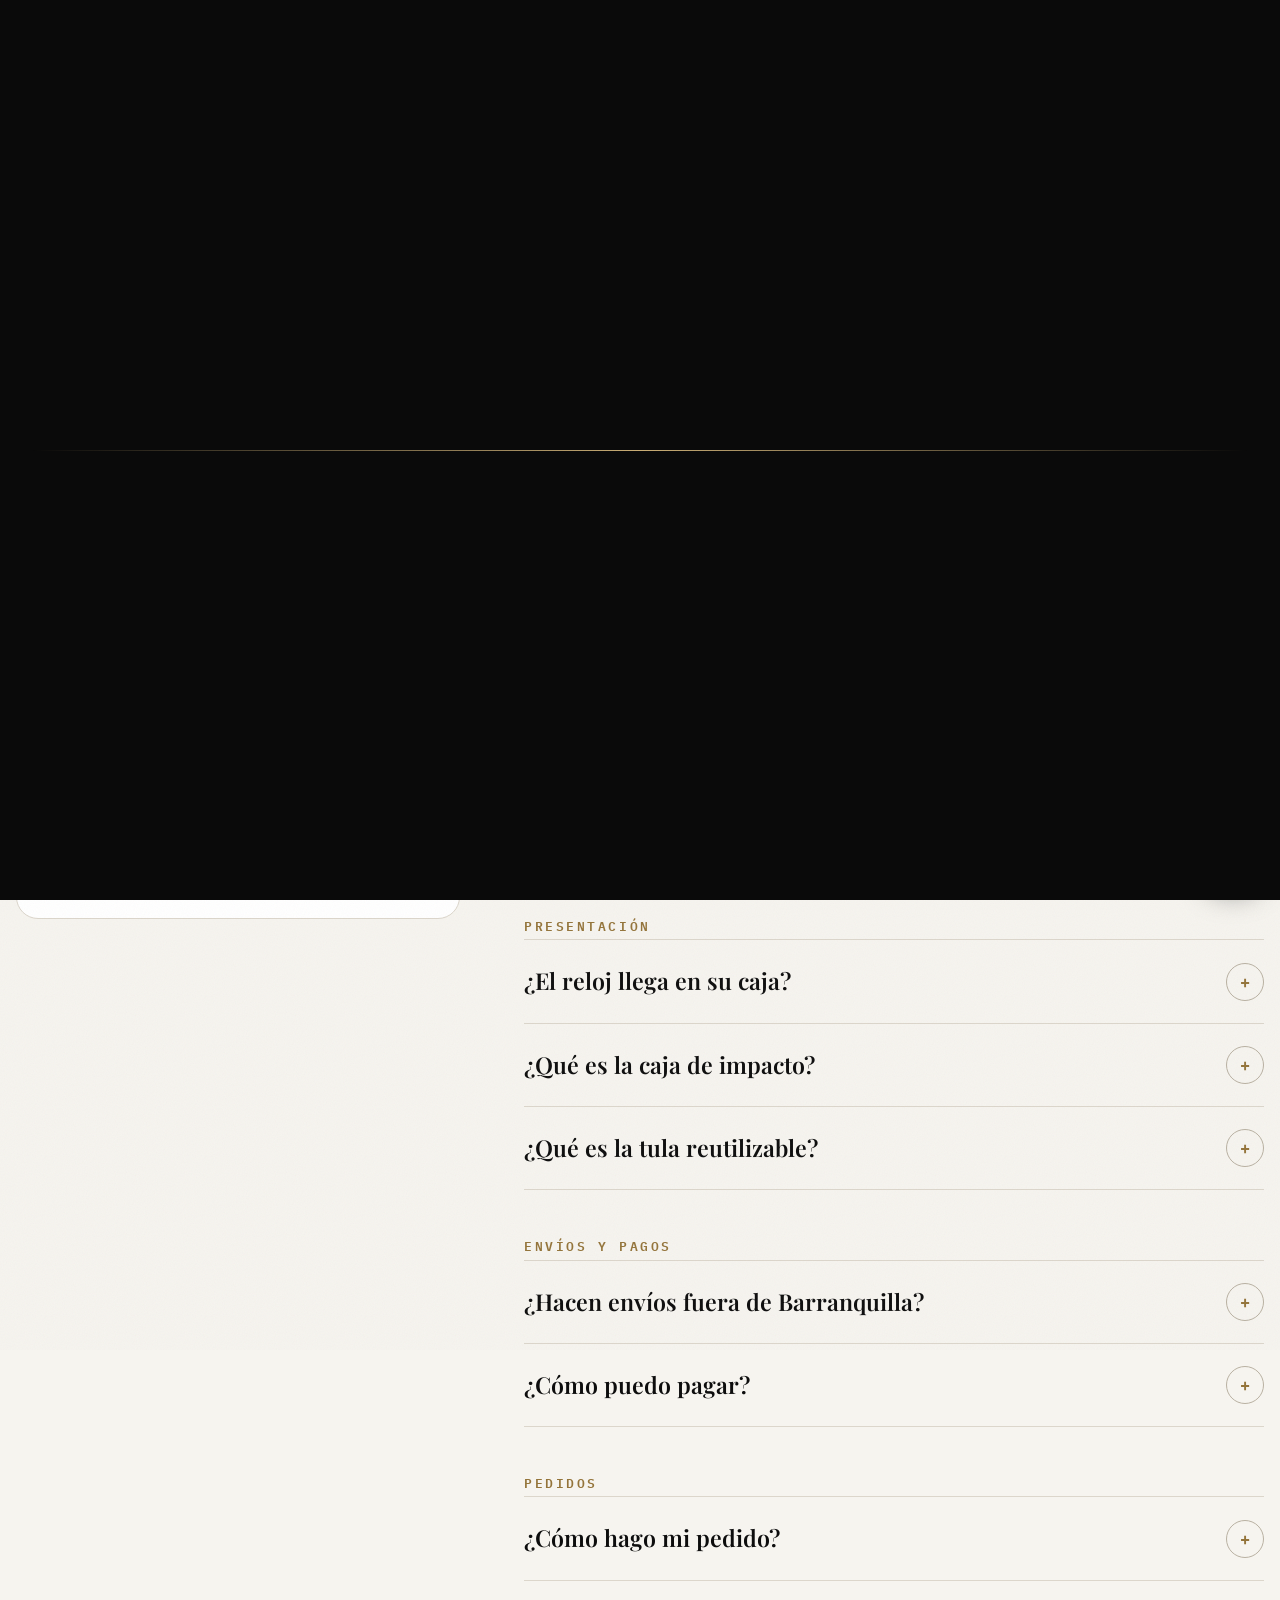
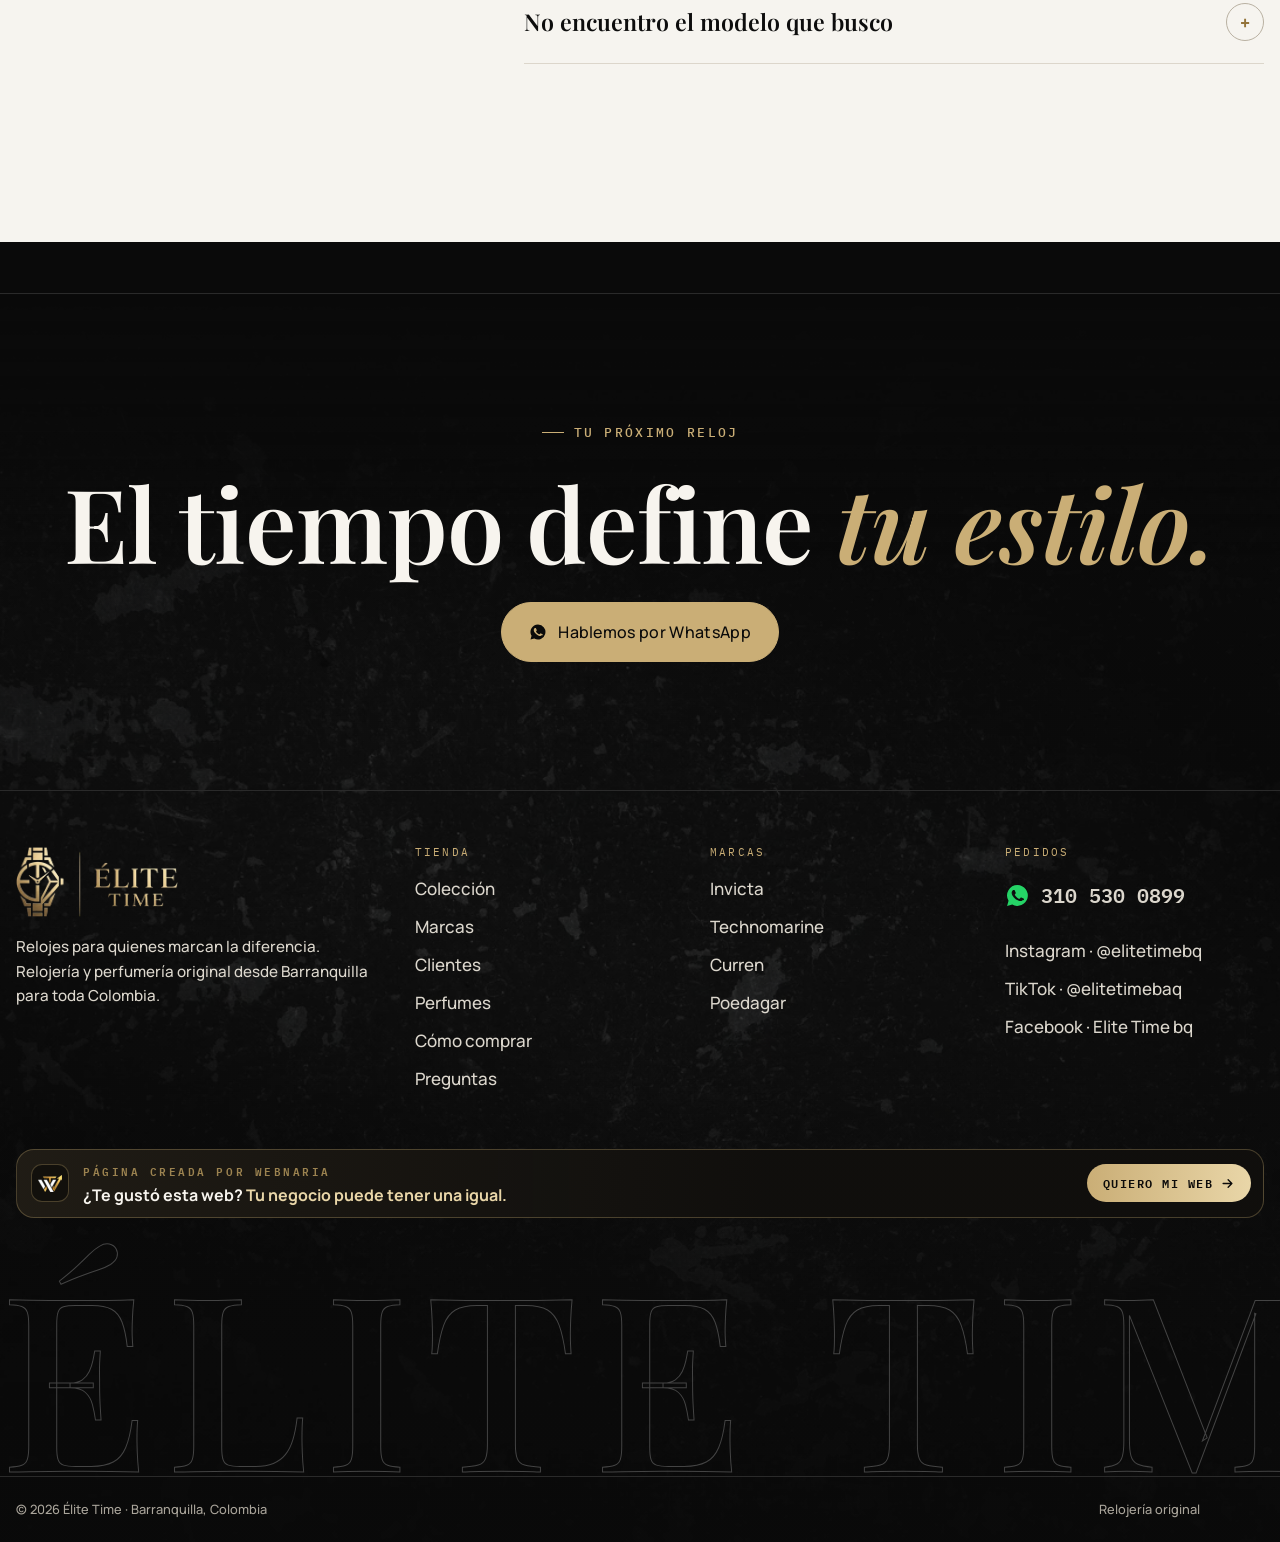
<file: preguntas.html>
<!doctype html>
<html lang="es">
<head>
<meta charset="utf-8">
<meta name="viewport" content="width=device-width,initial-scale=1,viewport-fit=cover">
<title>Preguntas frecuentes · Élite Time</title>
<meta name="description" content="Preguntas frecuentes de Élite Time: relojes originales, garantía, envíos, pagos, caja original, tula reutilizable y caja de impacto.">
<meta name="theme-color" content="#0a0a0a">
<link rel="icon" href="img/marca/logo.webp">
<link rel="preconnect" href="https://fonts.googleapis.com"><link rel="preconnect" href="https://fonts.gstatic.com" crossorigin>
<link rel="stylesheet" href="https://fonts.googleapis.com/css2?family=Playfair+Display:ital,wght@0,400..800;1,400..700&family=Manrope:wght@400;500;600;700&family=IBM+Plex+Mono:wght@400;500;600&display=swap">
<link rel="preconnect" href="https://elite-time-panel.pages.dev" crossorigin>
<link rel="stylesheet" href="assets/css/elite.css">
<style>
.faq{display:grid;grid-template-columns:.75fr 1.25fr;gap:clamp(28px,5vw,90px);align-items:start}
@media (max-width:860px){.faq{grid-template-columns:1fr}}
.faq aside{position:sticky;top:calc(var(--head-h) + 30px);display:grid;gap:18px}
@media (max-width:860px){.faq aside{position:static}}
.cats{display:flex;flex-wrap:wrap;gap:8px}
.contact{border:1px solid var(--line);border-radius:var(--r-lg);background:var(--ink-2);padding:22px;display:grid;gap:12px;margin-top:10px}
.contact .wa-num{font-size:1.2rem}
.group{margin-bottom:clamp(30px,4vw,50px)}
.group h2{font-family:var(--f-mono);font-weight:600;font-size:.8rem;letter-spacing:.2em;text-transform:uppercase;color:var(--gold);margin-bottom:6px}
details{border-top:1px solid var(--line)}
.group details:last-child{border-bottom:1px solid var(--line)}
summary{list-style:none;display:flex;justify-content:space-between;gap:20px;align-items:center;padding:22px 0;cursor:pointer;font-family:var(--f-display);font-weight:600;font-size:clamp(1.15rem,2vw,1.45rem)}
summary::-webkit-details-marker{display:none}
summary::after{content:"+";flex:none;width:38px;height:38px;border-radius:50%;border:1px solid var(--line-2);display:grid;place-items:center;font-family:var(--f-mono);font-size:1.05rem;color:var(--gold);transition:transform .45s var(--ease),background .3s}
details[open] summary::after{transform:rotate(45deg);background:var(--ink-3)}
details .ans{overflow:hidden}
details p{margin:0 0 22px;color:var(--mute);max-width:62ch}
details p a{color:var(--bone)}
</style>
</head>
<body>
<main>
  <section class="page-hero bg-tex">
    <div class="bgword" aria-hidden="true" data-parallax=".15">Preguntas</div>
    <div class="wrap">
      <nav class="crumbs" aria-label="Ruta" data-reveal><a href="index.html">Inicio</a><span>Preguntas frecuentes</span></nav>
      <h1 class="h-xl" data-split>Preguntas <em class="gold">frecuentes.</em></h1>
      <p class="lead" data-reveal=".2">Todo sobre originalidad, garantía, envíos, pagos y la presentación de tu reloj.</p>
    </div>
  </section>

  <section class="sec light">
    <div class="wrap faq">
      <aside>
        <span class="eyebrow">Temas</span>
        <div class="cats" id="cats"></div>
        <div class="contact" data-reveal><b>¿Otra duda?</b><span style="color:var(--mute)">Escríbenos y te respondemos por WhatsApp.</span><span id="wa"></span></div>
      </aside>
      <div id="list">
        <div class="group" id="original"><h2>Originalidad y garantía</h2>
          <details open><summary>¿Los relojes son originales?</summary><div class="ans"><p>Sí. Toda nuestra relojería es totalmente original: Invicta, Technomarine, Curren y Poedagar.</p></div></details>
          <details><summary>¿Tienen garantía?</summary><div class="ans"><p>Sí. Todos los artículos y relojes vendidos por Élite Time oficial tienen garantía de 12 meses por maquinaria o defectos de batería. No incluye golpes, rayones, bandas, cristal o el uso inadecuado del producto.</p></div></details>
        </div>
        <div class="group" id="presentacion"><h2>Presentación</h2>
          <details><summary>¿El reloj llega en su caja?</summary><div class="ans"><p>Sí. Cada reloj llega en su caja original, dentro de nuestra tula reutilizable Élite Time. Si quieres más protección, para Invicta y Technomarine puedes agregar la caja de impacto, que tiene un costo adicional.</p></div></details>
          <details><summary>¿Qué es la caja de impacto?</summary><div class="ans"><p>Es una caja rígida y resistente, opcional, disponible solo para relojes Invicta y Technomarine. Tiene un costo adicional que te confirmamos por WhatsApp al hacer el pedido. Puedes marcarla en la ficha de cada reloj.</p></div></details>
          <details><summary>¿Qué es la tula reutilizable?</summary><div class="ans"><p>Es la bolsa con la marca Élite Time en la que entregamos cada reloj. La pensamos para nuestros clientes, para que puedan darle un segundo uso.</p></div></details>
        </div>
        <div class="group" id="envios"><h2>Envíos y pagos</h2>
          <details><summary>¿Hacen envíos fuera de Barranquilla?</summary><div class="ans"><p>Sí, enviamos a todo el país. En Barranquilla la entrega es inmediata.</p></div></details>
          <details><summary>¿Cómo puedo pagar?</summary><div class="ans"><p>Contra entrega en Barranquilla y Soledad, o por transferencia para el resto del país.</p></div></details>
        </div>
        <div class="group" id="pedidos"><h2>Pedidos</h2>
          <details><summary>¿Cómo hago mi pedido?</summary><div class="ans"><p>Elige tu reloj en la <a href="coleccion.html">colección</a> y agrégalo al carrito, o toca «Comprar ahora por WhatsApp» en la ficha del reloj. El mensaje sale con el modelo y el precio escritos. Mira los pasos en <a href="comprar.html">Cómo comprar</a>.</p></div></details>
          <details><summary>No encuentro el modelo que busco</summary><div class="ans"><p>Escríbenos por WhatsApp con el modelo o una foto. Tenemos amplia variedad de referencias y te confirmamos disponibilidad.</p></div></details>
        </div>
      </div>
    </div>
  </section>
</main>

<script src="assets/js/vendor/gsap-3.12.5.min.js"></script>
<script src="assets/js/vendor/ScrollTrigger-3.12.5.min.js"></script>
<script src="assets/js/vendor/lenis-1.1.13.min.js"></script>
<script src="assets/js/elite.js"></script>
<script>
Elite.ready(() => {
  const {$, $$, reduce} = Elite;
  $('#wa').innerHTML = Elite.phoneHTML();
  $('#cats').innerHTML = $$('.group').map(g => `<a class="chip" href="#${g.id}">${g.querySelector('h2').textContent}</a>`).join('');
  /* acordeón suave */
  $$('details').forEach(dt => dt.querySelector('summary').addEventListener('click', e => {
    if (reduce) return; e.preventDefault(); const a = dt.querySelector('.ans');
    if (dt.open) { a.animate([{ height: a.offsetHeight + 'px' }, { height: 0 }], { duration: 380, easing: 'cubic-bezier(.2,.7,.1,1)' }).onfinish = () => dt.open = false }
    else { dt.open = true; const h = a.offsetHeight; a.animate([{ height: 0, opacity: 0 }, { height: h + 'px', opacity: 1 }], { duration: 450, easing: 'cubic-bezier(.2,.7,.1,1)' }) }
  }));
});
</script>
</body>
</html>
</file>
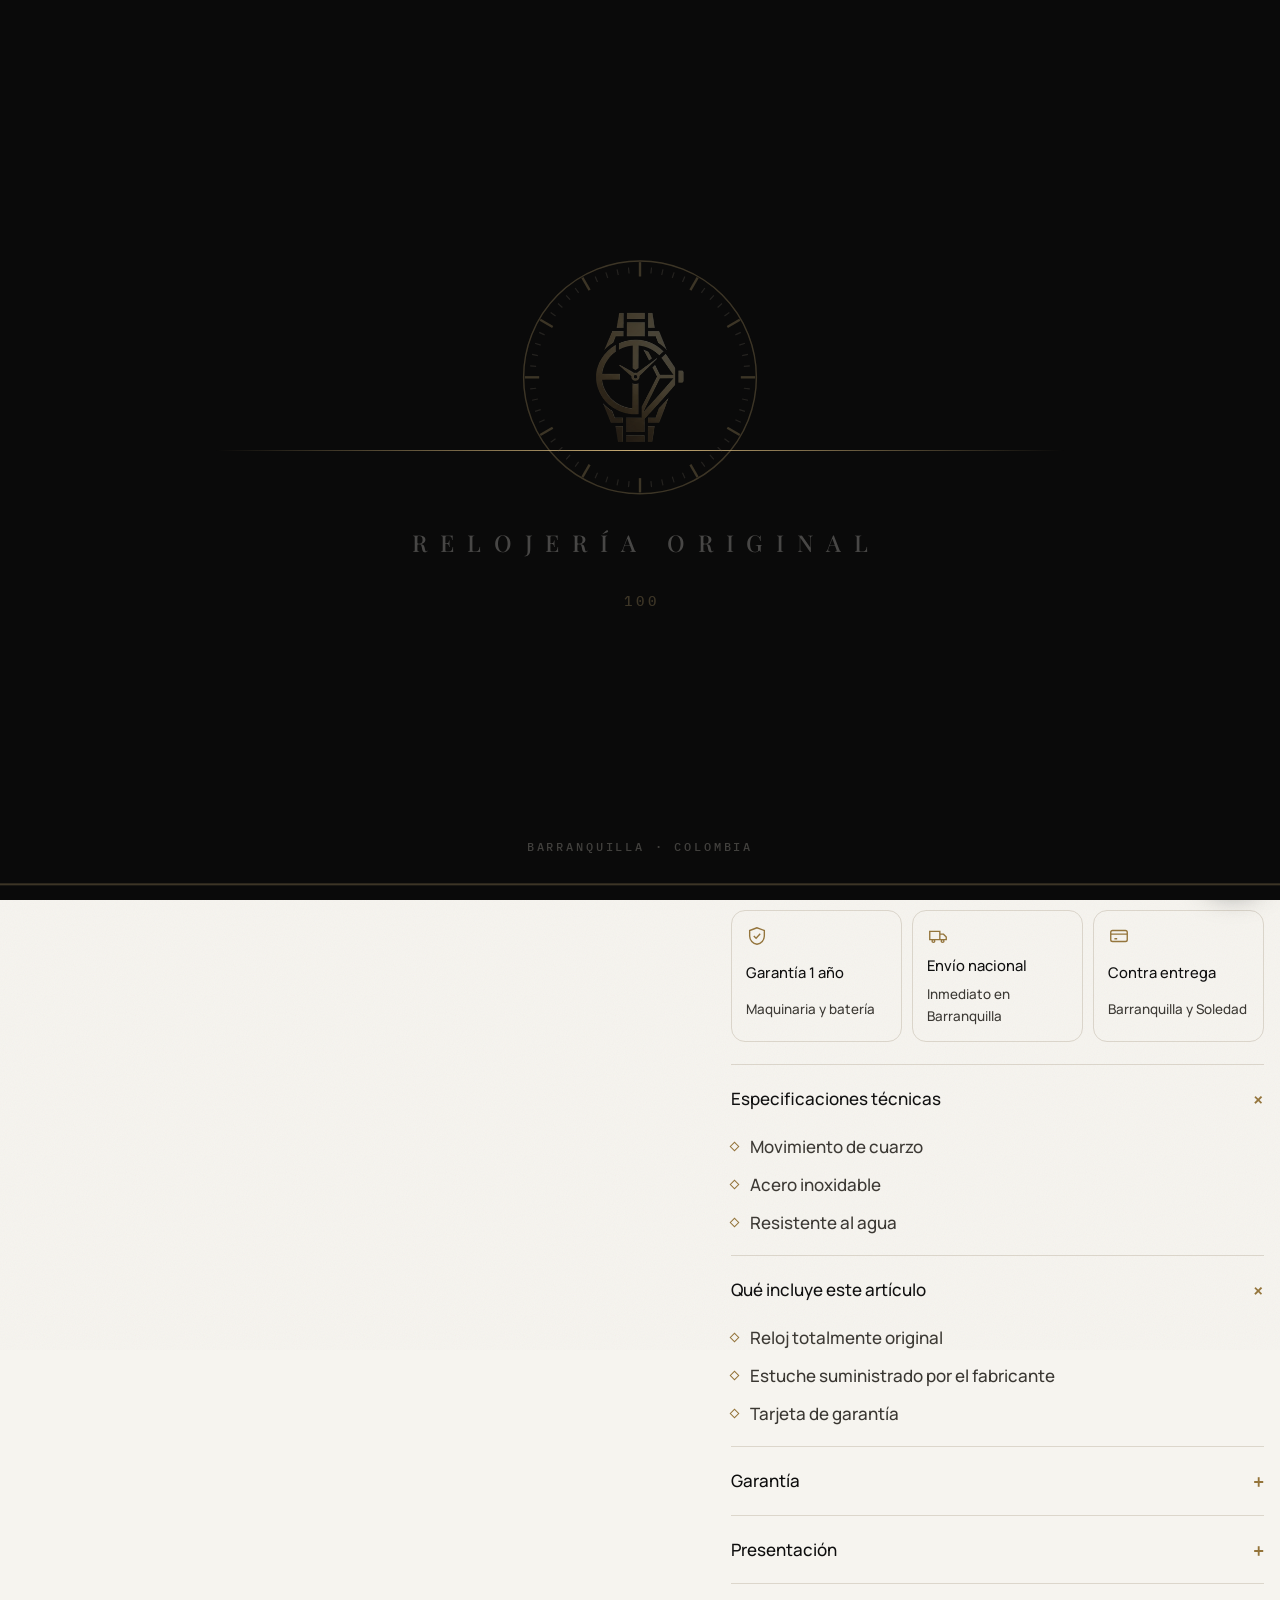
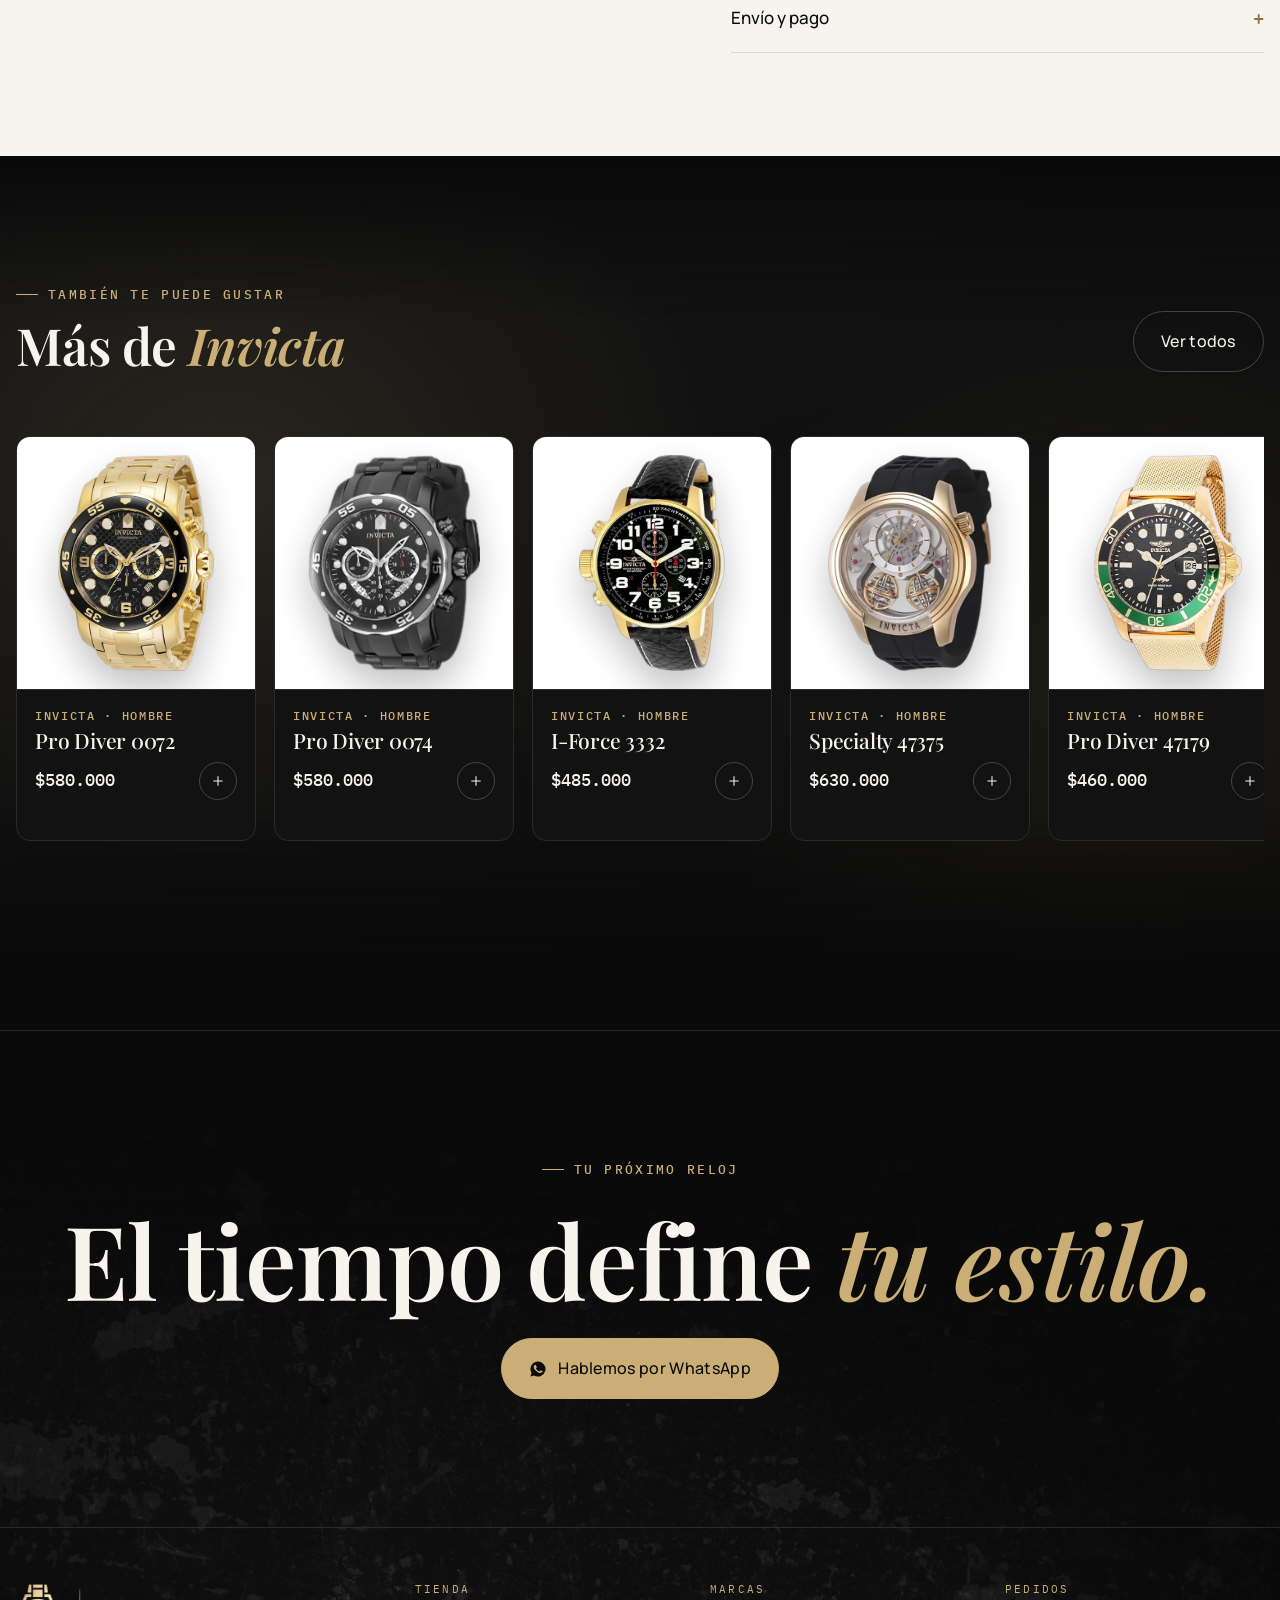
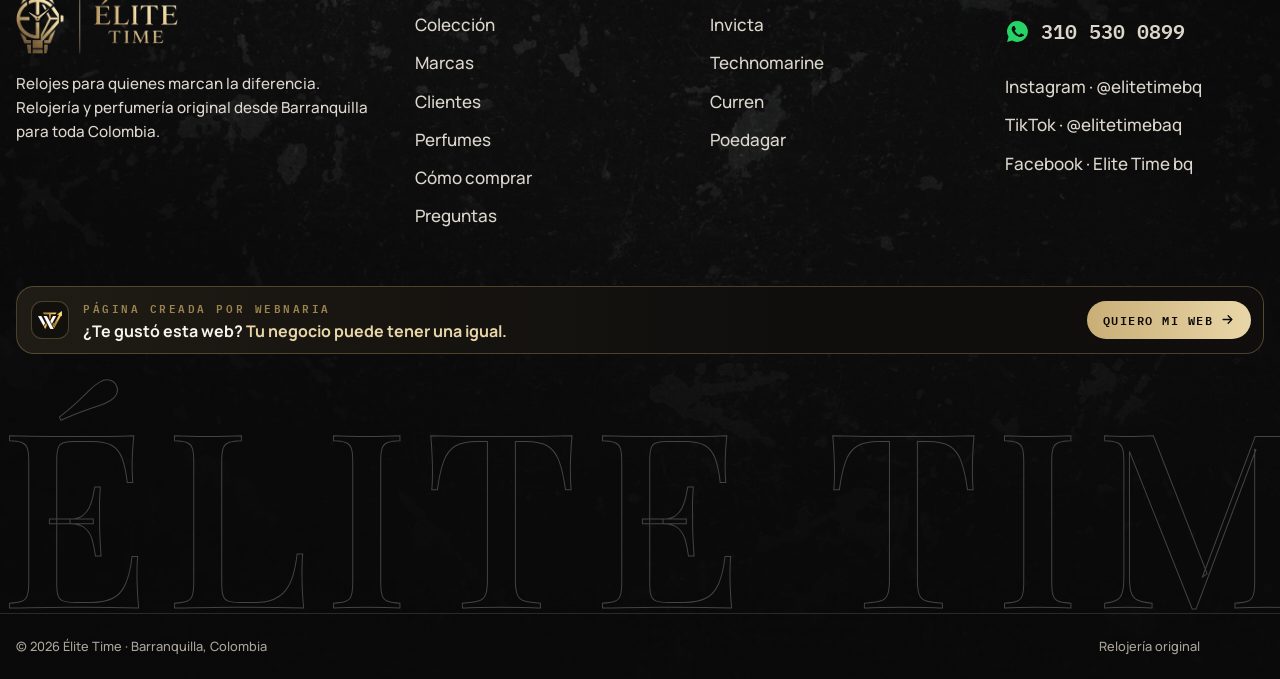
<file: reloj.html>
<!doctype html>
<html lang="es">
<head>
<meta charset="utf-8">
<meta name="viewport" content="width=device-width,initial-scale=1,viewport-fit=cover">
<title>Reloj · Élite Time</title>
<meta name="theme-color" content="#0a0a0a">
<link rel="icon" href="img/marca/logo.webp">
<link rel="preconnect" href="https://fonts.googleapis.com"><link rel="preconnect" href="https://fonts.gstatic.com" crossorigin>
<link rel="stylesheet" href="https://fonts.googleapis.com/css2?family=Playfair+Display:ital,wght@0,400..800;1,400..700&family=Manrope:wght@400;500;600;700&family=IBM+Plex+Mono:wght@400;500;600&display=swap">
<link rel="preconnect" href="https://elite-time-panel.pages.dev" crossorigin>
<link rel="stylesheet" href="assets/css/elite.css">
<style>
.pd{display:grid;grid-template-columns:1.1fr .9fr;gap:clamp(24px,5vw,80px);align-items:start;padding-block:clamp(20px,3vw,40px) clamp(60px,8vw,110px)}
@media (max-width:900px){.pd{grid-template-columns:1fr}}
.pd-media{position:sticky;top:calc(var(--head-h) + 20px);min-width:0}
@media (max-width:900px){.pd-media{position:relative;top:0}}
.pd-stage{position:relative;border-radius:var(--r-lg);border:1px solid #e6e6e6;overflow:hidden;aspect-ratio:1;display:grid;place-items:center;background:#fff;--line:#ececec;--line-2:#e2e2e2;isolation:isolate}
.pd-stage .ring{position:absolute;inset:9%;border-radius:50%;border:1px dashed var(--line-2);z-index:-1;animation:spin 60s linear infinite}
.pd-stage .ring::after{content:"";position:absolute;inset:8%;border-radius:50%;border:1px solid var(--line)}
@keyframes spin{to{transform:rotate(360deg)}}
.pd-stage img{position:absolute;inset:11%;width:78%;height:78%;object-fit:contain;filter:drop-shadow(0 26px 28px rgba(0,0,0,.22))}
.pd-stage.photo img{inset:0;width:100%;height:100%;object-fit:cover;filter:none}
.pd-stage.photo .ring,.pd-stage.photo .bgname{display:none}
.thumbs{display:flex;gap:10px;margin-top:12px;overflow-x:auto;scrollbar-width:none;padding:2px}
.thumbs button{flex:none;width:76px;height:76px;padding:0;border-radius:12px;border:1px solid #e2e2e2;background:#fff;overflow:hidden;cursor:pointer;transition:border-color .3s,box-shadow .3s}
.thumbs button[aria-current=true]{border-color:var(--gold);box-shadow:0 0 0 1px var(--gold)}
.thumbs img{width:100%;height:100%;object-fit:cover}
.thumbs button:first-child img{object-fit:contain;padding:8%}
@media (max-width:520px){.thumbs button{width:62px;height:62px}}
.pd-stage.zoom{cursor:zoom-in}
.pd-stage.zoom img{filter:none}
.pd-stage .bgname{position:absolute;bottom:4%;left:0;right:0;text-align:center;font-family:var(--f-display);font-size:clamp(3rem,9vw,8rem);line-height:.8;color:transparent;-webkit-text-stroke:1px var(--line);z-index:-1;white-space:nowrap;letter-spacing:.06em}
.pd-info{display:grid;gap:22px;min-width:0}
.pd-info h1{font-size:clamp(2.4rem,5vw,4.4rem)}
.price-row{display:flex;align-items:baseline;gap:16px;flex-wrap:wrap}
.price-row .p{font-family:var(--f-mono);font-size:clamp(1.6rem,3vw,2.2rem)}
.badge{font-family:var(--f-mono);font-size:.68rem;letter-spacing:.12em;text-transform:uppercase;padding:.4em .8em;border-radius:999px;border:1px solid}
.badge.ok{color:var(--ok);border-color:rgba(143,181,154,.4)}
.badge.no{color:var(--bad);border-color:rgba(208,139,127,.4)}
.specs{display:grid;grid-template-columns:repeat(3,1fr);border:1px solid var(--line);border-radius:var(--r);overflow:hidden}
.specs div{padding:14px 16px;border-right:1px solid var(--line);display:grid;gap:4px}
.specs div:last-child{border-right:0}
.specs small{font-family:var(--f-mono);font-size:.62rem;letter-spacing:.14em;color:var(--dim);text-transform:uppercase}
.specs b{font-weight:500;font-size:.95rem}
@media (max-width:520px){.specs{grid-template-columns:1fr 1fr}.specs div:nth-child(2){border-right:0}.specs div:nth-child(3){grid-column:1/-1;border-top:1px solid var(--line)}}
.opt h3{font-family:var(--f-mono);font-weight:400;font-size:.72rem;letter-spacing:.18em;text-transform:uppercase;color:var(--mute);margin-bottom:12px;display:flex;justify-content:space-between}
.incl{display:flex;gap:12px;align-items:flex-start;padding:16px;border:1px solid var(--line);border-radius:var(--r);background:var(--ink-2)}
.incl svg{width:22px;height:22px;flex:none;color:var(--gold);margin-top:2px}
.incl b{display:block;font-weight:600}
.incl span{font-size:.9rem;color:var(--mute)}
.addon{display:flex;gap:14px;align-items:flex-start;padding:16px;margin-top:10px;border:1px dashed var(--line-2);border-radius:var(--r);cursor:pointer;transition:border-color .3s,background .3s}
.addon:hover{border-color:var(--gold)}
.addon input{accent-color:var(--gold);width:20px;height:20px;margin:2px 0 0;flex:none}
.addon b{display:block;font-weight:600}
.addon small{display:block;font-size:.88rem;color:var(--mute)}
.addon:has(input:checked){border-style:solid;border-color:var(--gold);background:var(--ink-3)}
.buy{display:grid;grid-template-columns:auto 1fr;gap:10px}
.qty-l{display:flex;align-items:center;border:1px solid var(--line-2);border-radius:999px}
.qty-l button{width:44px;height:52px;border:0;background:none;cursor:pointer;font-size:1.1rem;color:var(--bone)}
.qty-l span{min-width:28px;text-align:center;font-family:var(--f-mono)}
.list{list-style:none;margin:0;padding:0;display:grid;gap:10px}
.list li{display:flex;gap:12px;color:var(--mute)}
.list li::before{content:"";flex:none;width:7px;height:7px;margin-top:.6em;border:1px solid var(--gold);transform:rotate(45deg)}
.perks{display:grid;grid-template-columns:repeat(3,1fr);gap:10px}
.perks div{border:1px solid var(--line);border-radius:var(--r);padding:14px;display:grid;gap:6px;font-size:.84rem;color:var(--mute)}
.perks svg{width:22px;color:var(--gold)}
.perks b{color:var(--bone);font-weight:500;font-size:.92rem}
@media (max-width:520px){.perks{grid-template-columns:1fr}}
details{border-top:1px solid var(--line)}
details:last-of-type{border-bottom:1px solid var(--line)}
summary{list-style:none;display:flex;justify-content:space-between;align-items:center;padding:18px 0;cursor:pointer;font-weight:500}
summary::-webkit-details-marker{display:none}
summary::after{content:"+";font-family:var(--f-mono);font-size:1.2rem;color:var(--gold);transition:transform .4s var(--ease)}
details[open] summary::after{transform:rotate(45deg)}
details p{margin:0 0 18px;color:var(--mute)}
.sp{margin-bottom:18px;display:grid}
.sp h4{margin:14px 0 8px;padding:11px 16px;background:#0d0d0d;color:#fff;font-family:var(--f-body,inherit);font-weight:700;font-size:1rem;letter-spacing:.01em}
.sp h4:first-child{margin-top:0}
.sp div{padding:5px 16px;color:var(--bone);font-size:.98rem;line-height:1.5}
.sp div b{font-weight:700}
.mbar{position:fixed;left:0;right:0;bottom:0;z-index:65;background:rgba(18,18,18,.94);backdrop-filter:blur(14px);border-top:1px solid var(--line);padding:12px var(--gut-r) calc(12px + env(safe-area-inset-bottom,0px)) var(--gut);display:none;gap:12px;align-items:center;transform:translateY(110%);transition:transform .5s var(--ease)}
.mbar.on{transform:none}
.mbar .p{font-family:var(--f-mono);font-size:1.05rem}
.mbar small{display:block;color:var(--mute);font-size:.75rem;max-width:40vw;white-space:nowrap;overflow:hidden;text-overflow:ellipsis}
@media (max-width:900px){.mbar{display:flex}.mbar .btn{flex:1}body.has-mbar .wa-fab{bottom:calc(92px + env(safe-area-inset-bottom,0px))}}
.rel{display:grid;grid-auto-flow:column;grid-auto-columns:minmax(240px,23%);gap:18px;overflow-x:auto;scroll-snap-type:x mandatory;padding-bottom:10px;scrollbar-width:none}
.rel .pcard{scroll-snap-align:start}
@media (max-width:700px){.rel{grid-auto-columns:70%}}
.nf{padding:120px 0;text-align:center;display:grid;gap:18px;justify-items:center}
</style>
</head>
<body>
<main>
  <div class="light"><div class="wrap" style="padding-top:clamp(20px,3vw,34px)"><nav class="crumbs" aria-label="Ruta" id="crumbs"><a href="index.html">Inicio</a><span><a href="coleccion.html">Colección</a></span></nav></div>
  <div class="wrap pd" id="pd"></div></div>
  <section class="sec bg-gold" id="relSec">
    <div class="wrap">
      <div class="sec-head"><div><span class="eyebrow">También te puede gustar</span><h2 class="h-md" data-split>Más de <em class="gold" id="relBrand">la marca</em></h2></div><a class="btn ghost" href="coleccion.html" id="relAll">Ver todos</a></div>
      <div class="rel" id="rel"></div>
    </div>
  </section>
  <div class="mbar" id="mbar"><div><span class="p" id="mbP"></span><small id="mbN"></small></div><button class="btn" id="mbAdd">Agregar al carrito</button></div>
</main>

<script src="assets/js/vendor/gsap-3.12.5.min.js"></script>
<script src="assets/js/vendor/ScrollTrigger-3.12.5.min.js"></script>
<script src="assets/js/vendor/lenis-1.1.13.min.js"></script>
<script src="assets/js/elite.js"></script>
<script>
Elite.ready(d => {
  const {$, $$, esc, fmt, ICON, BRANDS} = Elite;
  const p = Elite.byId(decodeURIComponent(location.hash.slice(1))) || d.productos.find(x => x.destacado) ;
  if (!p) { $('#pd').innerHTML = `<div class="nf" style="grid-column:1/-1"><h1 class="h-md">No encontramos ese reloj.</h1><a class="btn" href="coleccion.html">Volver a la colección</a></div>`; $('#relSec').hidden = true; return }
  document.title = `${p.marca} ${p.modelo} · Élite Time`;
  const sold = p.disponible === false, isInv = p.marca === 'Invicta';
  const ref = (p.modelo.match(/[A-Z]*-?\d[\w-]*/g) || []).pop() || '—';
  const line = p.modelo.replace(/\(.*?\)/g, '').replace(ref, '').trim() || p.modelo;
  /* la caja de impacto es un extra opcional y solo existe para Invicta y Technomarine */
  const impactOk = ['Invicta', 'Technomarine'].includes(p.marca);
  let impact = false, qty = 1;
  /* fotos: primero la principal (sin fondo) y luego las que se agregan en el panel */
  const pics = [p.imagen, ...(p.fotos || [])].filter(Boolean);
  /* especificaciones: «Nombre : valor» es un dato; una línea sola seguida de datos es un título de sección */
  const specsHTML = L => {
    const kv = l => l.match(/^(.+?)\s*:\s*(.*)$/);
    if (!L.some(kv)) return `<ul class="list" style="margin-bottom:18px">${L.map(s => `<li>${esc(s)}</li>`).join('')}</ul>`;
    return '<div class="sp">' + L.map((l, i) => { const m = kv(l);
      if (m) { const v = m[2].trim(); return !v || v.startsWith(':') ? '' : `<div><b>${esc(m[1])} :</b> ${esc(v)}</div>` }
      return L[i + 1] && kv(L[i + 1]) ? `<h4>${esc(l)}</h4>` : `<div>${esc(l)}</div>` }).join('') + '</div>';
  };
  $('#crumbs').insertAdjacentHTML('beforeend', `<span><a href="coleccion.html#${BRANDS[p.marca]?.slug || ''}">${esc(p.marca)}</a></span><span>${esc(p.modelo)}</span>`);
  $('#pd').innerHTML = `
  <div class="pd-media"><div class="pd-stage" id="stage" data-fly>
    <div class="ring"></div><div class="bgname" aria-hidden="true">${esc(p.marca.toUpperCase())}</div>
    ${sold ? '<span class="tag">Agotado</span>' : p.destacado ? '<span class="tag gold">Destacado</span>' : ''}
    ${Elite.img(p.imagen, p.marca + ' ' + p.modelo, '(max-width:900px) 82vw, 560px', 'id="pimg" fetchpriority="high"')}
  </div>${pics.length > 1 ? `<div class="thumbs" id="thumbs" role="list">${pics.map((f, i) => `<button type="button" data-i="${i}" aria-current="${!i}" aria-label="Foto ${i + 1}">${Elite.img(f, '', '76px', 'loading="lazy"')}</button>`).join('')}</div>` : ''}</div>
  <div class="pd-info">
    <span class="eyebrow" data-reveal>${esc(p.marca)} · ${esc(p.genero)}</span>
    <h1 data-split>${esc(p.modelo)}</h1>
    <div class="price-row" data-reveal=".15"><span class="p">${fmt(p.precio)}</span><span class="badge ${sold ? 'no' : 'ok'}">${sold ? 'Agotado' : 'Disponible'}</span></div>
    <div class="specs" data-reveal=".2"><div><small>Línea</small><b>${esc(line)}</b></div><div><small>Referencia</small><b class="mono">${esc(ref)}</b></div><div><small>Para</small><b>${esc(p.genero)}</b></div></div>
    <div class="opt" data-reveal=".25"><h3><span>Presentación</span></h3>
      <div class="incl"><svg viewBox="0 0 24 24" fill="none" stroke="currentColor" stroke-width="1.6"><path d="m5 12.5 4.5 4.5L19 7.5"/></svg><div><b>Caja original incluida</b><span>Entregado en nuestra tula reutilizable Élite Time.</span></div></div>
      ${impactOk ? `<label class="addon"><input type="checkbox" id="impact"><span><b>Agregar caja de impacto</b><small>Opcional, con costo adicional. Te confirmamos el precio por WhatsApp.</small></span></label>` : ''}</div>
    <div class="buy" data-reveal=".3">
      <div class="qty-l"><button id="qm" aria-label="Menos">−</button><span id="qv">1</span><button id="qp" aria-label="Más">+</button></div>
      <button class="btn" id="add" ${sold ? 'disabled' : ''} data-magnetic>${ICON.bag}${sold ? 'Agotado' : 'Agregar al carrito'}</button>
    </div>
    <div data-reveal=".35"><a class="btn ghost block" id="now" href="#" target="_blank" rel="noopener">${ICON.wa}${sold ? 'Preguntar cuándo llega' : 'Comprar ahora por WhatsApp'}</a></div>
    <div class="perks" data-stagger>
      <div><svg viewBox="0 0 24 24" fill="none" stroke="currentColor" stroke-width="1.5"><path d="M12 3 4 6v6c0 4.5 3.4 8.3 8 9 4.6-.7 8-4.5 8-9V6l-8-3Z"/><path d="m8.5 12 2.5 2.5 4.5-5"/></svg><b>Garantía 1 año</b>Maquinaria y batería</div>
      <div><svg viewBox="0 0 24 24" fill="none" stroke="currentColor" stroke-width="1.5"><path d="M3 7h11v9H3zM14 10h4l3 3v3h-7"/><circle cx="7" cy="17.5" r="1.5"/><circle cx="17" cy="17.5" r="1.5"/></svg><b>Envío nacional</b>Inmediato en Barranquilla</div>
      <div><svg viewBox="0 0 24 24" fill="none" stroke="currentColor" stroke-width="1.5"><rect x="3" y="6" width="18" height="12" rx="2"/><path d="M3 10h18M7 15h3"/></svg><b>Contra entrega</b>Barranquilla y Soledad</div>
    </div>
    <div data-reveal>
      <details open><summary>Especificaciones técnicas</summary>${specsHTML(Elite.specs(p))}</details>
      <details open><summary>Qué incluye este artículo</summary><ul class="list" style="margin-bottom:18px"><li>Reloj totalmente original</li><li>Estuche suministrado por el fabricante</li><li>Tarjeta de garantía</li></ul></details>
      <details><summary>Garantía</summary><p>Todos los artículos y relojes vendidos por Élite Time oficial están cobijados por una garantía de 12 meses (cobertura por maquinaria o defectos de batería).</p><p>No incluye golpes, rayones, bandas, cristal o el uso inadecuado del producto.</p></details>
      <details><summary>Presentación</summary><p>Cada reloj llega en su caja original, dentro de nuestra tula reutilizable Élite Time.${impactOk ? ' Para ' + esc(p.marca) + ' puedes agregar la caja de impacto, que tiene un costo adicional.' : ''}</p></details>
      <details><summary>Envío y pago</summary><p>Envíos a todo el país. Entrega inmediata en Barranquilla. Pago contra entrega en Barranquilla y Soledad, o por transferencia.</p></details>
    </div>
  </div>`;
  const msg = () => (sold ? `Hola Élite Time, ¿cuándo vuelve a estar disponible el ${p.marca} ${p.modelo}?` : `Hola Élite Time, quiero comprar ${qty} × ${p.marca} ${p.modelo}${p.precio ? ' (' + fmt(p.precio) + ')' : ''} ${impact ? ' y quiero agregar la caja de impacto (costo adicional)' : ''}. ¿Está disponible?`).replace(/\s{2,}/g, ' ');
  const upd = () => { $('#qv').textContent = qty; $('#now').href = Elite.wa(msg()) };
  upd();
  if (impactOk) $('#impact').onchange = e => { impact = e.target.checked; upd() };
  $('#qm').onclick = () => { qty = Math.max(1, qty - 1); upd() }; $('#qp').onclick = () => { qty++; upd() };
  const add = e => { if (sold) return; Elite.cart.add(p.id, qty, impact ? 'de impacto' : '', $('#pimg')) };
  $('#add').onclick = add; $('#mbAdd').onclick = add;
  const im = $('#pimg');
  if (window.gsap && !Elite.reduce) gsap.from(im, { scale: .6, rotate: -20, opacity: 0, duration: 1.6, ease: 'expo.out', delay: .1 });
  /* zoom al pasar el mouse: la foto se agranda y sigue al puntero */
  const stage = $('#stage');
  if (window.gsap && matchMedia('(hover:hover) and (pointer:fine)').matches) {
    const Z = 2.2, mx = gsap.quickTo(im, 'x', { duration: .45, ease: 'power3' }), my = gsap.quickTo(im, 'y', { duration: .45, ease: 'power3' });
    const follow = e => {
      const r = stage.getBoundingClientRect(), u = (e.clientX - r.left) / r.width - .5, v = (e.clientY - r.top) / r.height - .5;
      mx(-u * im.offsetWidth * (Z - 1)); my(-v * im.offsetHeight * (Z - 1));
    };
    stage.addEventListener('pointerenter', e => {
      im.sizes = '1600px'; /* pide la foto en tamaño completo para que no se pixele */
      stage.classList.add('zoom'); gsap.to(im, { scale: Z, rotate: 0, opacity: 1, duration: .5, ease: 'power3.out', overwrite: 'auto' }); follow(e);
    });
    stage.addEventListener('pointermove', e => stage.classList.contains('zoom') && follow(e));
    stage.addEventListener('pointerleave', () => { stage.classList.remove('zoom'); gsap.to(im, { scale: 1, duration: .55, ease: 'power3.out', overwrite: 'auto' }); mx(0); my(0) });
  }
  /* galería */
  if (pics.length > 1) $('#thumbs').onclick = e => { const b = e.target.closest('[data-i]'); if (!b) return; const i = +b.dataset.i;
    $$('#thumbs button').forEach(x => x.setAttribute('aria-current', x === b));
    const t = document.createElement('div'); t.innerHTML = Elite.img(pics[i], '', '(max-width:900px) 82vw, 560px'); const n = t.firstChild;
    if (n.getAttribute('srcset')) im.srcset = n.getAttribute('srcset'); else im.removeAttribute('srcset');
    im.src = n.getAttribute('src'); stage.classList.toggle('photo', i > 0);
    if (window.gsap && !stage.classList.contains('zoom')) gsap.fromTo(im, { opacity: 0 }, { opacity: 1, duration: .4 });
  };
  /* barra móvil */
  $('#mbP').textContent = fmt(p.precio); $('#mbN').textContent = p.modelo; $('#mbAdd').disabled = sold; if (sold) $('#mbAdd').textContent = 'Agotado';
  document.body.classList.add('has-mbar');
  const io = new IntersectionObserver(([en]) => $('#mbar').classList.toggle('on', !en.isIntersecting && en.boundingClientRect.top < 0)); io.observe($('#add'));
  /* relacionados */
  let R = d.productos.filter(x => x.marca === p.marca && x.id !== p.id); R = R.filter(x => x.genero === p.genero).concat(R.filter(x => x.genero !== p.genero)).slice(0, 10);
  if (R.length < 4) R = R.concat(d.productos.filter(x => x.id !== p.id && !R.includes(x)).slice(0, 8 - R.length));
  $('#rel').innerHTML = R.map(Elite.card).join(''); $('#relBrand').textContent = p.marca; $('#relAll').href = 'coleccion.html#' + (BRANDS[p.marca]?.slug || '');
  addEventListener('hashchange', () => location.reload());
});
</script>
</body>
</html>
</file>
<file: assets/css/elite.css>
/* Élite Time — sistema visual compartido.
   Concepto: vitrina de joyería nocturna. Grafito cálido, oro champaña sin saturar,
   tipografía Didone para el lujo y mono para referencias de relojería. */
:root{
  --ink:#0a0a0a; --ink-2:#121212; --ink-3:#1a1a1a; --ink-4:#232323;
  --line:#2a2a2a; --line-2:#444444;
  --bone:#f7f4ee; --mute:#dcd7cd; --dim:#aaa59b;
  --gold:#caae76; --gold-2:#9c8350; --gold-3:#e9d6a8;
  --ok:#8fb59a; --bad:#d08b7f; --warn:#d8b36a;
  --f-display:"Playfair Display","Didot",Georgia,serif;
  --f-body:"Manrope","Segoe UI",system-ui,sans-serif;
  --f-mono:"IBM Plex Mono",ui-monospace,Consolas,monospace;
  --r:14px; --r-lg:22px;
  --ease:cubic-bezier(.2,.7,.1,1); --ease-io:cubic-bezier(.77,0,.18,1);
  --head-h:72px;
  --gut:max(16px,env(safe-area-inset-left,0px));
  --gut-r:max(16px,env(safe-area-inset-right,0px));
  color-scheme:dark;
}
*,*::before,*::after{box-sizing:border-box}
[hidden]{display:none!important}
html{-webkit-text-size-adjust:100%}
html.lenis,html.lenis body{height:auto}
.lenis.lenis-smooth{scroll-behavior:auto!important}
body{margin:0;background:var(--ink);color:var(--bone);font-family:var(--f-body);font-weight:500;font-size:17px;line-height:1.65;-webkit-font-smoothing:antialiased;overflow-x:hidden}
body::before{content:"";position:fixed;inset:0 0 auto;height:env(safe-area-inset-top,0px);z-index:90;background:var(--ink)}
/* grano sutil de película sobre todo el sitio */
body::after{content:"";position:fixed;inset:-50%;z-index:200;pointer-events:none;opacity:.05;will-change:transform;background-image:url("data:image/svg+xml,%3Csvg xmlns='http://www.w3.org/2000/svg' width='160' height='160'%3E%3Cfilter id='n'%3E%3CfeTurbulence type='fractalNoise' baseFrequency='.9' numOctaves='2' stitchTiles='stitch'/%3E%3C/filter%3E%3Crect width='100%25' height='100%25' filter='url(%23n)'/%3E%3C/svg%3E");animation:grain 1.2s steps(6) infinite}
@keyframes grain{0%{transform:translate(0,0)}20%{transform:translate(-4%,3%)}40%{transform:translate(3%,-2%)}60%{transform:translate(-2%,-4%)}80%{transform:translate(4%,2%)}100%{transform:translate(0,0)}}
a{color:inherit}
img,video{max-width:100%;display:block}
button,input,select,textarea{font:inherit;color:inherit}
::selection{background:var(--gold);color:var(--ink)}
:focus-visible{outline:2px solid var(--gold);outline-offset:3px;border-radius:6px}
.wrap{max-width:1320px;margin:0 auto;padding-left:var(--gut);padding-right:var(--gut-r)}
h1,h2,h3,h4{font-family:var(--f-display);font-weight:600;line-height:1.04;margin:0;text-wrap:balance;letter-spacing:-.01em}
em{font-style:italic}
.gold{color:var(--gold)}
.eyebrow{font-family:var(--f-mono);font-size:.8rem;font-weight:500;letter-spacing:.18em;text-transform:uppercase;color:var(--gold);display:inline-flex;align-items:center;gap:10px}
.eyebrow::before{content:"";width:22px;height:1px;background:currentColor}
.lead{color:var(--mute);font-size:clamp(1.08rem,1.35vw,1.25rem);line-height:1.6;max-width:58ch;margin:0}
.mono{font-family:var(--f-mono);font-variant-numeric:tabular-nums}
.h-xl{font-size:clamp(3rem,9vw,8.4rem)}
.h-lg{font-size:clamp(2.4rem,5.6vw,4.8rem)}
.h-md{font-size:clamp(2rem,4vw,3.3rem)}
.h-sm{font-size:clamp(1.4rem,2.2vw,1.9rem)}
.outline{-webkit-text-stroke:1px var(--line-2);color:transparent}
section{position:relative}
.sec{padding-block:clamp(72px,10vw,150px)}
.sec-head{display:flex;justify-content:space-between;align-items:flex-end;gap:24px 40px;flex-wrap:wrap;margin-bottom:clamp(32px,5vw,64px)}
.sec-head > div{display:grid;gap:14px;max-width:760px}

/* ---------- botones ---------- */
.btn{--bg:var(--gold);--fg:#0a0a0a;position:relative;display:inline-flex;align-items:center;justify-content:center;gap:.7em;padding:1em 1.7em;border-radius:999px;border:1px solid var(--bg);background:var(--bg);color:var(--fg);font-weight:500;font-size:1rem;letter-spacing:.02em;text-decoration:none;cursor:pointer;overflow:hidden;isolation:isolate;transition:color .45s var(--ease),border-color .45s,transform .3s var(--ease)}
.btn::before{content:"";position:absolute;inset:0;background:var(--bone);transform:translateY(101%);border-radius:inherit;transition:transform .55s var(--ease-io);z-index:-1}
.btn:hover::before{transform:none}
.btn:hover{border-color:var(--bone)}
.btn.ghost{--bg:transparent;--fg:var(--bone);border-color:var(--line-2)}
.btn.ghost::before{background:var(--gold)}
.btn.ghost:hover{color:#0a0a0a;border-color:var(--gold)}
.btn.sm{padding:.65em 1.15em;font-size:.86rem}
.btn.block{width:100%}
.btn svg{width:18px;height:18px;flex:none}
.btn .arr{transition:transform .45s var(--ease)}
.btn:hover .arr{transform:translateX(4px)}
.link{color:var(--bone);text-decoration:none;background:linear-gradient(var(--gold),var(--gold)) 0 100%/0 1px no-repeat;transition:background-size .5s var(--ease)}
.link:hover{background-size:100% 1px}
.icon-btn{width:46px;height:46px;border-radius:50%;border:1px solid var(--line);background:transparent;display:grid;place-items:center;cursor:pointer;transition:border-color .3s,background .3s,color .3s;position:relative;color:var(--bone)}
.icon-btn:hover{border-color:var(--gold);color:var(--gold)}
.icon-btn svg{width:20px;height:20px}

/* ---------- anuncio + header ---------- */
.announce{background:var(--gold);color:#0a0a0a;overflow:hidden;font-family:var(--f-mono);font-size:.78rem;font-weight:500;letter-spacing:.14em;text-transform:uppercase;position:relative;z-index:61}
.announce .track{display:flex;width:max-content;animation:slide 40s linear infinite;padding-block:9px}
.announce span{padding-inline:28px;white-space:nowrap;display:inline-flex;gap:28px;align-items:center}
.announce span::after{content:"◆";font-size:.55rem}
@keyframes slide{to{transform:translateX(-50%)}}
.site-head{position:sticky;top:env(safe-area-inset-top,0px);z-index:60;transition:background .5s,border-color .5s,transform .5s var(--ease);border-bottom:1px solid transparent}
.site-head.solid{background:rgba(10,10,10,.84);backdrop-filter:blur(16px) saturate(1.2);-webkit-backdrop-filter:blur(16px);border-color:var(--line)}
.site-head.hide{transform:translateY(-100%)}
.head-in{display:flex;align-items:center;justify-content:space-between;gap:20px;height:var(--head-h)}
.logo{display:flex;align-items:center;gap:12px;text-decoration:none}
.logo img{height:46px;width:auto}
@media (max-width:600px){.logo img{height:40px}}
.logo b{font-family:var(--f-display);font-weight:500;letter-spacing:.28em;font-size:1.02rem;line-height:1}
.logo small{display:block;font-family:var(--f-mono);font-size:.58rem;letter-spacing:.34em;color:var(--mute);margin-top:5px}
.nav{display:flex;gap:30px;list-style:none;margin:0;padding:0}
.nav a{text-decoration:none;color:var(--mute);font-size:1rem;letter-spacing:.02em;position:relative;padding-block:6px;transition:color .3s}
.nav a::after{content:"";position:absolute;left:0;right:0;bottom:0;height:1px;background:var(--gold);transform:scaleX(0);transform-origin:right;transition:transform .5s var(--ease)}
.nav a:hover,.nav a[aria-current="page"]{color:var(--bone)}
.nav a:hover::after,.nav a[aria-current="page"]::after{transform:scaleX(1);transform-origin:left}
.head-actions{display:flex;gap:10px;align-items:center}
.cart-count{position:absolute;top:-4px;right:-4px;min-width:20px;height:20px;padding:0 5px;border-radius:999px;background:var(--gold);color:#0a0a0a;font-size:.7rem;font-weight:600;display:grid;place-items:center;font-family:var(--f-mono);transform:scale(0);transition:transform .4s cubic-bezier(.3,1.6,.5,1)}
.cart-count.on{transform:scale(1)}
.cart-count.bump{animation:bump .5s}
@keyframes bump{40%{transform:scale(1.5)}}
.burger{display:none}
@media (max-width:980px){.nav{display:none}.burger{display:grid}.head-actions .btn{display:none}}

/* menú móvil a pantalla completa */
.mmenu{position:fixed;inset:0;z-index:80;background:var(--ink);display:grid;grid-template-rows:auto 1fr auto;padding:calc(env(safe-area-inset-top,0px) + 14px) var(--gut-r) calc(env(safe-area-inset-bottom,0px) + 24px) var(--gut);clip-path:circle(0% at calc(100% - 40px) 40px);transition:clip-path .8s var(--ease-io);visibility:hidden}
.mmenu.open{clip-path:circle(150% at calc(100% - 40px) 40px);visibility:visible}
.mmenu nav{display:grid;align-content:center;gap:4px}
.mmenu nav a{font-family:var(--f-display);font-size:clamp(2.2rem,10vw,3.4rem);text-decoration:none;line-height:1.15;display:flex;align-items:baseline;gap:14px;opacity:0;transform:translateY(30px);transition:opacity .6s var(--ease),transform .6s var(--ease),color .3s}
.mmenu nav a small{font-family:var(--f-mono);font-size:.7rem;color:var(--gold)}
.mmenu nav a:hover{color:var(--gold)}
.mmenu.open nav a{opacity:1;transform:none}
.mmenu.open nav a:nth-child(2){transition-delay:.05s}.mmenu.open nav a:nth-child(3){transition-delay:.1s}.mmenu.open nav a:nth-child(4){transition-delay:.15s}.mmenu.open nav a:nth-child(5){transition-delay:.2s}.mmenu.open nav a:nth-child(6){transition-delay:.25s}
.mmenu .mm-top{display:flex;justify-content:space-between;align-items:center}
.mmenu .mm-foot{display:grid;gap:6px;color:var(--mute);font-size:.9rem}

/* ---------- loader / intro ---------- */
.intro{position:fixed;inset:0;z-index:300;pointer-events:none}
.intro .half{position:absolute;left:0;right:0;height:50.5%;background:var(--ink);overflow:hidden}
.intro .half.t{top:0;border-bottom:1px solid transparent}
.intro .half.b{bottom:0}
.intro .seam{position:absolute;left:0;right:0;top:50%;height:1px;background:linear-gradient(90deg,transparent,var(--gold),transparent);transform:scaleX(0);z-index:2}
/* todo el contenido de la intro va en una sola columna centrada en la pantalla */
.intro .core{position:absolute;inset:0;z-index:3;display:flex;flex-direction:column;align-items:center;justify-content:center;gap:clamp(18px,3vh,30px);padding:24px}
.intro .mark{position:relative;width:min(240px,56vw);aspect-ratio:1;display:grid;place-items:center;flex:none}
.intro .mark .ring{position:absolute;inset:0;transform-origin:50% 50%}
.intro .mark svg{display:block;width:100%;height:100%;overflow:visible}
.intro .mark img{position:relative;width:56%;clip-path:inset(100% 0 0 0)}
.intro .name{font-family:var(--f-display);font-size:clamp(1rem,2.2vw,1.45rem);letter-spacing:.55em;margin-right:-.55em;white-space:nowrap;text-align:center}
.intro .name span{display:inline-block;opacity:0;transform:translateY(20px)}
.intro .num{font-family:var(--f-mono);font-size:.9rem;letter-spacing:.3em;margin-right:-.3em;color:var(--gold);font-variant-numeric:tabular-nums}
.intro .meta{position:absolute;left:0;right:0;bottom:calc(28px + env(safe-area-inset-bottom,0px));text-align:center;font-family:var(--f-mono);font-size:.74rem;letter-spacing:.24em;color:var(--mute);z-index:3;padding-inline:16px}
.intro .bar{position:absolute;left:0;right:0;bottom:0;height:2px;background:var(--gold);transform:scaleX(0);transform-origin:left;z-index:3}
.progress{position:fixed;left:0;right:0;top:0;height:2px;z-index:95;background:var(--gold);transform:scaleX(0);transform-origin:left;pointer-events:none}

/* ---------- transición entre páginas ---------- */

/* ---------- cursor personalizado (solo puntero fino) ---------- */
/* ---------- utilidades de animación ---------- */
.split .w{display:inline-block;overflow:hidden;vertical-align:top;padding-bottom:.08em;margin-bottom:-.08em}
.split .w > span{display:inline-block;will-change:transform}
.reveal-img{overflow:hidden;border-radius:var(--r);position:relative}
.reveal-img img{transform-origin:center;will-change:transform}
.marquee{overflow:hidden;border-block:1px solid var(--line);background:var(--ink-2)}
.marquee .track{display:flex;width:max-content;animation:slide 45s linear infinite}
.marquee:hover .track{animation-play-state:paused}
.marquee span{font-family:var(--f-display);font-style:italic;font-size:clamp(1.6rem,3.4vw,2.8rem);color:var(--mute);white-space:nowrap;padding:22px 34px;display:flex;align-items:center;gap:68px}
.marquee span::after{content:"";width:10px;height:10px;border:1px solid var(--gold);transform:rotate(45deg)}
.marquee.rev .track{animation-direction:reverse}

/* ---------- tarjetas de producto ---------- */
.grid{display:grid;grid-template-columns:repeat(auto-fill,minmax(250px,1fr));gap:20px}
@media (max-width:560px){.grid{grid-template-columns:repeat(2,minmax(0,1fr));gap:10px}}
.pcard{position:relative;border-radius:var(--r);border:1px solid var(--line);background:var(--ink-2);overflow:hidden;display:flex;flex-direction:column;text-decoration:none;transform-style:preserve-3d;transition:border-color .5s,box-shadow .6s var(--ease)}
.pcard:hover{border-color:var(--gold-2);box-shadow:0 40px 70px -40px #000}
.pcard .cush{position:relative;aspect-ratio:1/1.06;display:grid;place-items:center;padding:22px;background:#fff;overflow:hidden}
.pcard .cush::after{content:"";position:absolute;inset:0;background:linear-gradient(115deg,transparent 38%,rgba(237,230,217,.1) 50%,transparent 62%);transform:translateX(-120%);transition:transform 1.2s var(--ease)}
.pcard:hover .cush::after{transform:translateX(120%)}
.pcard .cush img{position:absolute;inset:7%;width:86%;height:86%;object-fit:contain;filter:drop-shadow(0 18px 18px rgba(0,0,0,.24));transition:transform .9s var(--ease)}
.pcard:hover .cush img{transform:scale(1.07) rotate(-4deg)}
.pcard .info{padding:16px 18px 18px;display:grid;gap:4px;border-top:1px solid var(--line)}
.pcard .brand{font-family:var(--f-mono);font-size:.74rem;font-weight:500;letter-spacing:.14em;text-transform:uppercase;color:var(--gold)}
.pcard h3{font-size:1.32rem;font-weight:500}
.pcard .row{display:flex;justify-content:space-between;align-items:center;gap:8px;margin-top:6px}
.pcard .price{font-family:var(--f-mono);font-size:1.08rem;font-weight:500}
.pcard .add{width:38px;height:38px;border-radius:50%;border:1px solid var(--line-2);background:transparent;display:grid;place-items:center;cursor:pointer;color:var(--bone);transition:.35s var(--ease);flex:none}
.pcard .add:hover{background:var(--gold);color:#0a0a0a;border-color:var(--gold);transform:rotate(90deg)}
.pcard .add svg{width:16px;height:16px}
.tag{position:absolute;top:12px;left:12px;z-index:2;font-family:var(--f-mono);font-size:.7rem;font-weight:500;letter-spacing:.14em;text-transform:uppercase;padding:.38em .75em;border-radius:999px;background:rgba(10,10,10,.78);border:1px solid var(--line);color:var(--mute);backdrop-filter:blur(6px)}
.tag.gold{color:var(--gold);border-color:var(--gold-2)}
.pcard.sold .cush img{filter:grayscale(1) brightness(.55)}
@media (max-width:560px){.pcard h3{font-size:1rem}.pcard .info{padding:12px}.pcard .add{width:34px;height:34px}}

/* ---------- drawer del carrito ---------- */
.scrim{position:fixed;inset:0;z-index:150;background:rgba(4,4,4,.6);backdrop-filter:blur(4px);opacity:0;pointer-events:none;transition:opacity .5s}
.scrim.on{opacity:1;pointer-events:auto}
.drawer{position:fixed;top:0;right:0;bottom:0;z-index:160;width:min(460px,100vw);background:var(--ink-2);border-left:1px solid var(--line);display:grid;grid-template-rows:auto 1fr auto;transform:translateX(102%);transition:transform .7s var(--ease-io);padding-top:env(safe-area-inset-top,0px);padding-bottom:env(safe-area-inset-bottom,0px);padding-right:env(safe-area-inset-right,0px)}
.drawer.on{transform:none}
.drawer header{display:flex;justify-content:space-between;align-items:center;padding:20px 22px;border-bottom:1px solid var(--line)}
.drawer header h3{font-size:1.5rem}
.drawer .items{overflow:auto;padding:8px 22px;overscroll-behavior:contain}
.citem{display:grid;grid-template-columns:76px 1fr auto;gap:14px;align-items:center;padding:16px 0;border-bottom:1px solid var(--line)}
.citem img{width:76px;height:76px;object-fit:contain;background:var(--ink-3);border-radius:12px;padding:6px}
.citem h4{font-size:1rem;font-weight:500}
.citem small{color:var(--mute);font-size:.8rem;display:block}
.qty{display:inline-flex;align-items:center;border:1px solid var(--line);border-radius:999px;margin-top:8px}
.qty button{width:30px;height:30px;border:0;background:none;cursor:pointer;color:var(--bone)}
.qty span{min-width:22px;text-align:center;font-family:var(--f-mono);font-size:.85rem}
.citem .rm{background:none;border:0;color:var(--dim);cursor:pointer;font-size:.8rem;text-decoration:underline;text-underline-offset:3px}
.citem .rm:hover{color:var(--bad)}
.drawer footer{padding:18px 22px 22px;border-top:1px solid var(--line);display:grid;gap:12px}
.tot{display:flex;justify-content:space-between;align-items:baseline}
.tot b{font-family:var(--f-mono);font-size:1.35rem;font-weight:500}
.cfields{display:grid;grid-template-columns:1fr 1fr;gap:8px}
.cfields input,.cfields select{background:var(--ink);border:1px solid var(--line);border-radius:10px;padding:.65em .8em;width:100%;min-width:0;font-size:.9rem}
.cfields .full{grid-column:1/-1}
.empty-cart{display:grid;place-items:center;text-align:center;gap:14px;padding:60px 10px;color:var(--mute)}
.empty-cart svg{width:58px;height:58px;color:var(--line-2)}
.flyer{position:fixed;z-index:500;pointer-events:none;width:90px;height:90px;object-fit:contain;filter:drop-shadow(0 14px 18px rgba(0,0,0,.6))}

/* ---------- WhatsApp flotante + toast ---------- */
.wa-fab{position:fixed;right:calc(18px + env(safe-area-inset-right,0px));bottom:calc(18px + env(safe-area-inset-bottom,0px));z-index:70;width:58px;height:58px;border-radius:50%;background:var(--gold);color:#0a0a0a;display:grid;place-items:center;box-shadow:0 14px 34px -10px #000;transition:transform .5s var(--ease)}
.wa-fab:hover{transform:scale(1.08)}
.wa-fab::before{content:"";position:absolute;inset:-7px;border-radius:50%;border:1px solid var(--gold);animation:ping 2.6s var(--ease) infinite}
@keyframes ping{from{transform:scale(.9);opacity:.8}to{transform:scale(1.4);opacity:0}}
.wa-fab svg{width:27px;height:27px}
.toast{position:fixed;left:50%;bottom:calc(26px + env(safe-area-inset-bottom,0px));z-index:600;transform:translate(-50%,40px);opacity:0;background:var(--bone);color:var(--ink);padding:.75em 1.3em;border-radius:999px;font-size:.92rem;transition:.5s var(--ease);pointer-events:none;display:flex;gap:10px;align-items:center;max-width:calc(100vw - 32px)}
.toast.on{transform:translate(-50%,0);opacity:1}

/* ---------- footer ---------- */
.site-foot{border-top:1px solid var(--line);background:var(--ink);position:relative;overflow:hidden;margin-top:clamp(20px,4vw,60px)}
.foot-cta{padding-block:clamp(70px,10vw,140px);text-align:center;display:grid;justify-items:center;gap:26px;border-bottom:1px solid var(--line)}
.foot-cta h2{font-size:clamp(2.6rem,8vw,7rem)}
.foot-grid{display:grid;grid-template-columns:1.4fr 1fr 1fr 1fr;gap:36px;padding-block:56px}
@media (max-width:900px){.foot-grid{grid-template-columns:1fr 1fr}}
@media (max-width:520px){.foot-grid{grid-template-columns:1fr}}
.foot-grid h4{font-family:var(--f-mono);font-weight:400;font-size:.7rem;letter-spacing:.2em;text-transform:uppercase;color:var(--gold);margin-bottom:16px}
.foot-grid ul{list-style:none;margin:0;padding:0;display:grid;gap:10px}
.foot-grid a{color:var(--mute);text-decoration:none;transition:color .3s}
.foot-grid a:hover{color:var(--bone)}
.phone{font-family:var(--f-mono);font-size:1.25rem;color:var(--bone);user-select:all}
.wa-num{display:inline-flex;align-items:center;gap:.55em;font-family:var(--f-mono);font-weight:600;color:var(--bone);text-decoration:none;white-space:nowrap}
.wa-num svg{width:1.25em;height:1.25em;flex:none;color:#25d366}
.wa-num:hover span{text-decoration:underline;text-underline-offset:4px}
.announce svg{width:1.15em;height:1.15em;vertical-align:-.25em;margin-right:.35em}
/* crédito «Página creada por Webnaria», igual que en La Casaca 24 y Seven Pro */
.wn-strip{display:flex;align-items:center;gap:14px;margin-bottom:clamp(30px,5vw,56px);padding:12px 12px 12px 14px;border-radius:18px;border:1px solid rgba(202,174,118,.3);background:linear-gradient(90deg,rgba(202,174,118,.1),rgba(202,174,118,.02) 60%),#0c0b0a;color:var(--bone);text-decoration:none;transition:border-color .4s,transform .5s var(--ease)}
.wn-strip:hover{border-color:rgba(233,214,168,.65);transform:translateY(-2px)}
.wn-strip img{width:38px;height:38px;flex:none;object-fit:contain;padding:6px;border-radius:11px;background:#12100c;border:1px solid rgba(202,174,118,.3)}
.wn-t{flex:1;min-width:0}
.wn-t small{display:block;font-family:var(--f-mono);font-weight:600;font-size:.66rem;letter-spacing:.24em;text-transform:uppercase;color:var(--gold-2);margin-bottom:5px}
.wn-t b{display:block;font-weight:700;font-size:1rem;line-height:1.25}
.wn-t em{font-style:normal;color:var(--gold-3)}
.wn-go{flex:none;display:inline-flex;align-items:center;gap:7px;height:38px;padding:0 16px;border-radius:999px;background:linear-gradient(90deg,var(--gold),var(--gold-3));color:#0c0b0a;font-family:var(--f-mono);font-weight:600;font-size:.76rem;letter-spacing:.12em;text-transform:uppercase}
.wn-go svg{width:15px;height:15px;transition:transform .4s var(--ease)}
.wn-strip:hover .wn-go svg{transform:translateX(3px)}
@media (max-width:620px){.wn-t b{font-size:.9rem}.wn-t em{display:block}.wn-go{padding:0 12px;font-size:0;gap:0}.wn-go svg{width:17px;height:17px}}
.foot-word{font-family:var(--f-display);font-size:clamp(4rem,19vw,17rem);line-height:.8;letter-spacing:.06em;text-align:center;color:transparent;-webkit-text-stroke:1px var(--line-2);user-select:none;padding-bottom:8px;white-space:nowrap}
.legal{display:flex;justify-content:space-between;flex-wrap:wrap;gap:12px;padding-block:22px calc(22px + env(safe-area-inset-bottom,0px));border-top:1px solid var(--line);font-size:.8rem;color:var(--dim);padding-right:80px}
.legal a{color:var(--mute)}

/* ---------- formularios y chips ---------- */
.chip{border:1px solid var(--line);background:transparent;border-radius:999px;padding:.5em 1.05em;font-size:.86rem;cursor:pointer;color:var(--mute);transition:.3s;white-space:nowrap;display:inline-flex;gap:8px;align-items:center}
.chip sup{font-family:var(--f-mono);font-size:.62rem;color:var(--dim)}
.chip:hover{color:var(--bone);border-color:var(--mute)}
.chip[aria-pressed="true"]{background:var(--bone);color:var(--ink);border-color:var(--bone)}
.chip[aria-pressed="true"] sup{color:var(--ink-4)}
.field{display:grid;gap:6px;min-width:0}
.field label{font-size:.8rem;color:var(--mute)}
.input,.field input,.field select,.field textarea{background:var(--ink);border:1px solid var(--line);border-radius:12px;padding:.75em .95em;width:100%;min-width:0;transition:border-color .3s}
.input:focus,.field input:focus,.field select:focus,.field textarea:focus{border-color:var(--gold-2);outline:none}
.crumbs{display:flex;gap:10px;flex-wrap:wrap;font-family:var(--f-mono);font-size:.78rem;letter-spacing:.14em;text-transform:uppercase;color:var(--dim)}
.crumbs a{color:var(--mute);text-decoration:none}
.crumbs a:hover{color:var(--gold)}
.crumbs span::before{content:"/";margin-right:10px;color:var(--line-2)}

/* ---------- hero de páginas interiores ---------- */
.page-hero{padding-block:clamp(40px,7vw,90px) clamp(40px,6vw,70px);position:relative;overflow:hidden;isolation:isolate}
.page-hero .bgword{position:absolute;right:-2vw;bottom:-3vw;z-index:-1;font-family:var(--f-display);font-size:clamp(7rem,24vw,22rem);line-height:.8;color:transparent;-webkit-text-stroke:1px var(--line);white-space:nowrap;pointer-events:none}
.page-hero::before{content:"";position:absolute;inset:0;z-index:-2;background:radial-gradient(60% 80% at 80% 0%,rgba(202,174,118,.12),transparent 60%)}
.page-hero h1{margin-top:18px}
.page-hero .lead{margin-top:20px}

/* ---------- secciones blancas ----------
   El sitio alterna bandas negras y blancas. Dentro de .light los mismos tokens
   cambian a la versión clara, así tarjetas, botones y textos se adaptan solos. */
.light{--ink:#f6f4ef;--ink-2:#ffffff;--ink-3:#f0ede7;--ink-4:#e7e3db;--line:#dcd6cb;--line-2:#b9b1a2;
  --bone:#0d0d0d;--mute:#3a3732;--dim:#6a655c;--gold:#94743a;--gold-2:#b39658;--gold-3:#6f5527;
  background:var(--ink);color:var(--bone);position:relative;isolation:isolate}
.light .btn{--fg:#fff}
.light .btn::before{background:#0d0d0d}
.light .btn.ghost{--fg:#0d0d0d}
.light .btn.ghost:hover{color:#fff}
.light .tag{background:rgba(255,255,255,.88)}
.light .pcard:hover{box-shadow:0 30px 60px -36px rgba(0,0,0,.35)}
.light .pcard .cush img{filter:drop-shadow(0 18px 18px rgba(0,0,0,.28))}
.light ::selection{background:#0d0d0d;color:#fff}
/* tarjetas de marca siempre en negro, también dentro de secciones blancas, para que los logos luzcan */
.light .btile{--bone:#f7f4ee;--mute:#d6d0c5;--gold:#caae76;background:#0d0d0d;color:var(--bone)}
.light .btile::before{background:radial-gradient(circle at var(--mx,50%) var(--my,100%),rgba(202,174,118,.25),transparent 55%)}
.light .btiles{background:#2a2a2a;border-color:#0d0d0d}
.light .btile .wd{font-size:clamp(.8rem,1.4vw,1.3rem)}
/* el logo de Curren se usa en su versión de letras blancas (curren-blanco.webp) porque va sobre negro */

/* ---------- fondos con profundidad ----------
   Capa ambiental fija (luces doradas que se mueven lento) + fondos por sección.
   Cada fondo lleva una veladura oscura para que el texto conserve el contraste. */
.ambient{position:fixed;inset:0;z-index:-1;pointer-events:none;overflow:hidden}
.ambient i{position:absolute;border-radius:50%;opacity:.55;will-change:transform}
.ambient i:nth-child(1){width:46vw;height:46vw;left:-12vw;top:10vh;background:radial-gradient(circle,rgba(202,174,118,.16),rgba(202,174,118,.05) 40%,transparent 70%);animation:drift1 26s ease-in-out infinite alternate}
.ambient i:nth-child(2){width:38vw;height:38vw;right:-10vw;top:45vh;background:radial-gradient(circle,rgba(156,131,80,.18),rgba(156,131,80,.05) 40%,transparent 70%);animation:drift2 32s ease-in-out infinite alternate}
.ambient i:nth-child(3){width:30vw;height:30vw;left:35vw;bottom:-12vw;background:radial-gradient(circle,rgba(233,214,168,.08),transparent 65%);animation:drift1 40s -8s ease-in-out infinite alternate}
@keyframes drift1{to{transform:translate(14vw,-10vh) scale(1.2)}}
@keyframes drift2{to{transform:translate(-16vw,12vh) scale(.85)}}
.ambient::after{content:"";position:absolute;inset:0;background:radial-gradient(120% 90% at 50% 40%,transparent 50%,rgba(4,4,4,.6))}

.bg-tex,.bg-rosette,.bg-waves,.bg-gold,.bg-dial{position:relative;isolation:isolate}
.bg-rosette,.bg-dial{overflow-x:clip}
/* los fondos de sección se funden arriba y abajo con el negro de la página: sin cortes secos */
.bg-tex::before{content:"";position:absolute;inset:0;z-index:-1;background:linear-gradient(180deg,rgba(10,10,10,.92),rgba(10,10,10,.78) 50%,rgba(10,10,10,.94)),url(../../img/marca/textura.webp) center/cover;mask-image:linear-gradient(transparent,#000 18%,#000 82%,transparent);-webkit-mask-image:linear-gradient(transparent,#000 18%,#000 82%,transparent)}
.site-foot.bg-tex::before{mask-image:linear-gradient(transparent,#000 22%);-webkit-mask-image:linear-gradient(transparent,#000 22%)}
.bg-rosette::before{content:"";position:absolute;z-index:-1;width:min(1100px,120vw);aspect-ratio:1;right:-28%;top:50%;translate:0 -50%;background:url(../../img/marca/guilloche.svg) center/contain no-repeat;opacity:.09;animation:spin 140s linear infinite}
.bg-rosette.left::before{right:auto;left:-30%}
.bg-waves::before{content:"";position:absolute;inset:0;z-index:-1;background:url(../../img/marca/ondas.svg) 0 0/90px 90px;opacity:.07;mask-image:radial-gradient(70% 80% at 50% 50%,#000 30%,transparent 75%);-webkit-mask-image:radial-gradient(70% 80% at 50% 50%,#000 30%,transparent 75%)}
.bg-gold::before{content:"";position:absolute;inset:0;z-index:-1;background:radial-gradient(60% 70% at 18% 40%,rgba(202,174,118,.13),transparent 65%),radial-gradient(55% 70% at 88% 65%,rgba(156,131,80,.11),transparent 65%),linear-gradient(160deg,#141414,#0b0b0b);mask-image:linear-gradient(transparent,#000 20%,#000 80%,transparent);-webkit-mask-image:linear-gradient(transparent,#000 20%,#000 80%,transparent)}
.bg-dial::after{content:"";position:absolute;z-index:-1;left:50%;top:50%;width:min(900px,130vw);aspect-ratio:1;translate:-50% -50%;border-radius:50%;background:repeating-conic-gradient(from 0deg,rgba(202,174,118,.12) 0 .4deg,transparent .4deg 6deg);mask-image:radial-gradient(circle,transparent 58%,#000 59%,#000 63%,transparent 64%,transparent 72%,#000 73%,#000 74%,transparent 75%);-webkit-mask-image:radial-gradient(circle,transparent 58%,#000 59%,#000 63%,transparent 64%,transparent 72%,#000 73%,#000 74%,transparent 75%);animation:spin 200s linear infinite reverse;opacity:.8}
@keyframes spin{to{rotate:360deg}}
/* banda separadora con brillo dorado que recorre la línea */
.shine-line{height:1px;background:var(--line);position:relative;overflow:hidden}
.shine-line::after{content:"";position:absolute;inset:0;width:30%;background:linear-gradient(90deg,transparent,var(--gold),transparent);animation:sweep 5s var(--ease-io) infinite}
@keyframes sweep{from{transform:translateX(-100%)}to{transform:translateX(400%)}}

/* celulares: el desenfoque del fondo detrás de barras y etiquetas es lo que más cuesta al desplazarse;
   se reemplaza por un fondo casi opaco que se ve igual */
@media (pointer:coarse),(max-width:900px){
  .site-head.solid{backdrop-filter:none;-webkit-backdrop-filter:none;background:rgba(10,10,10,.95)}
  .tag,.scrim{backdrop-filter:none;-webkit-backdrop-filter:none}
  .tag{background:rgba(10,10,10,.9)}
  .light .tag{background:rgba(255,255,255,.95)}
  .pcard{transform-style:flat}
  .bar,.mbar,.look figcaption{backdrop-filter:none!important;-webkit-backdrop-filter:none!important}
}
@media (prefers-reduced-motion:reduce){
  *,*::before,*::after{animation-duration:.01ms!important;animation-iteration-count:1!important;transition-duration:.01ms!important}
  body::after{display:none}
}
</file>
